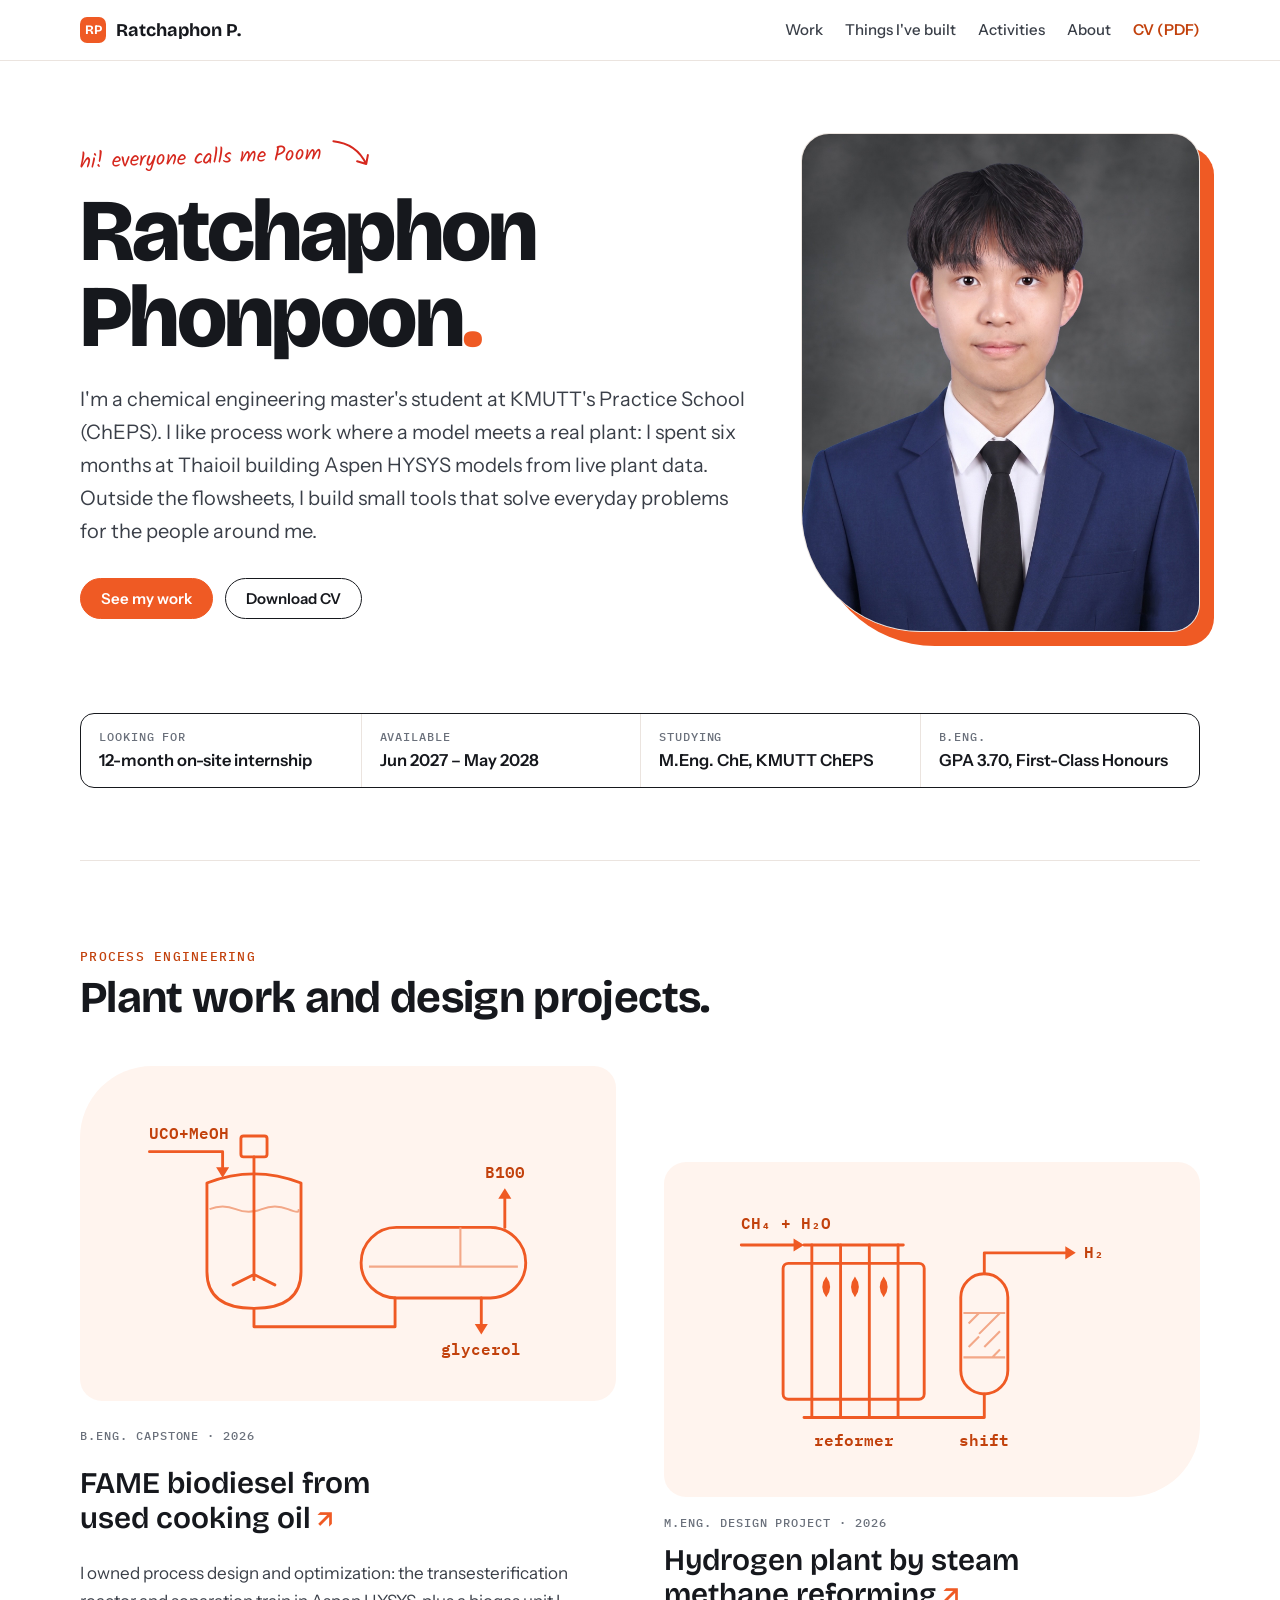
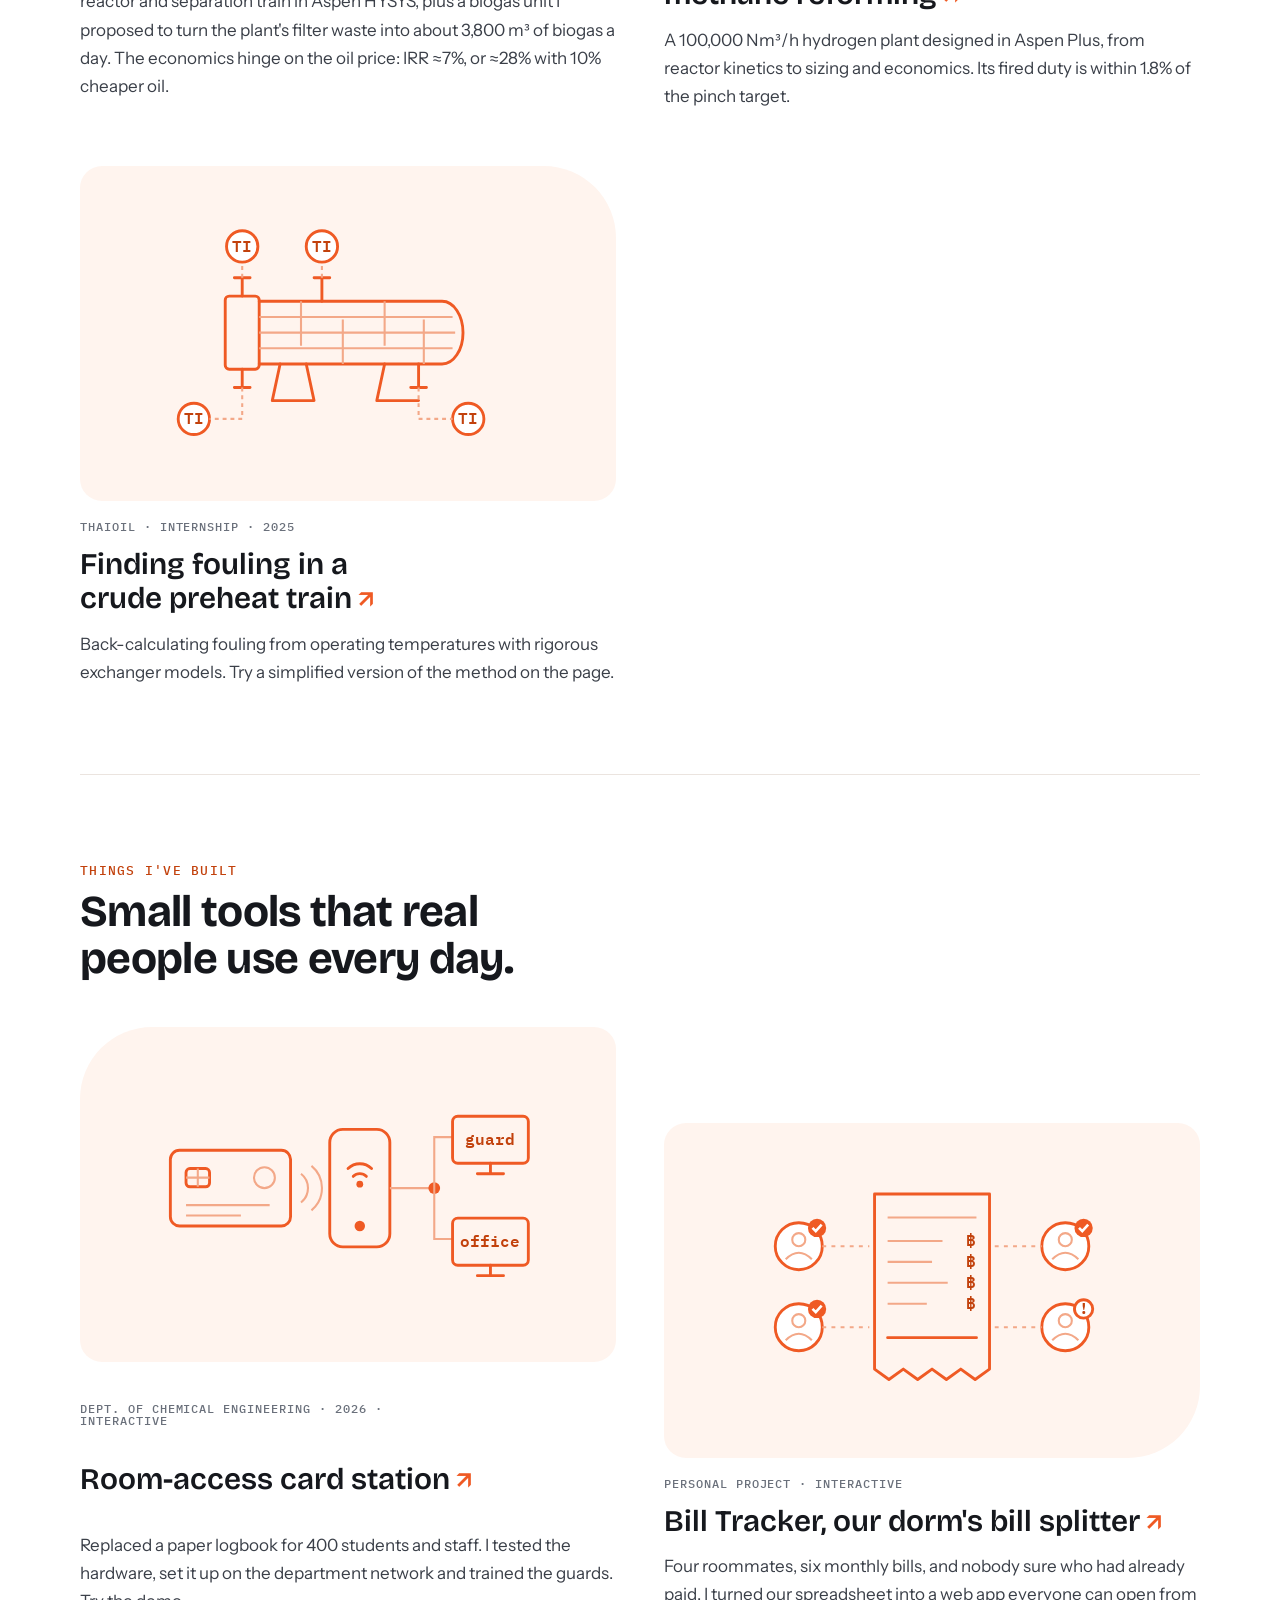
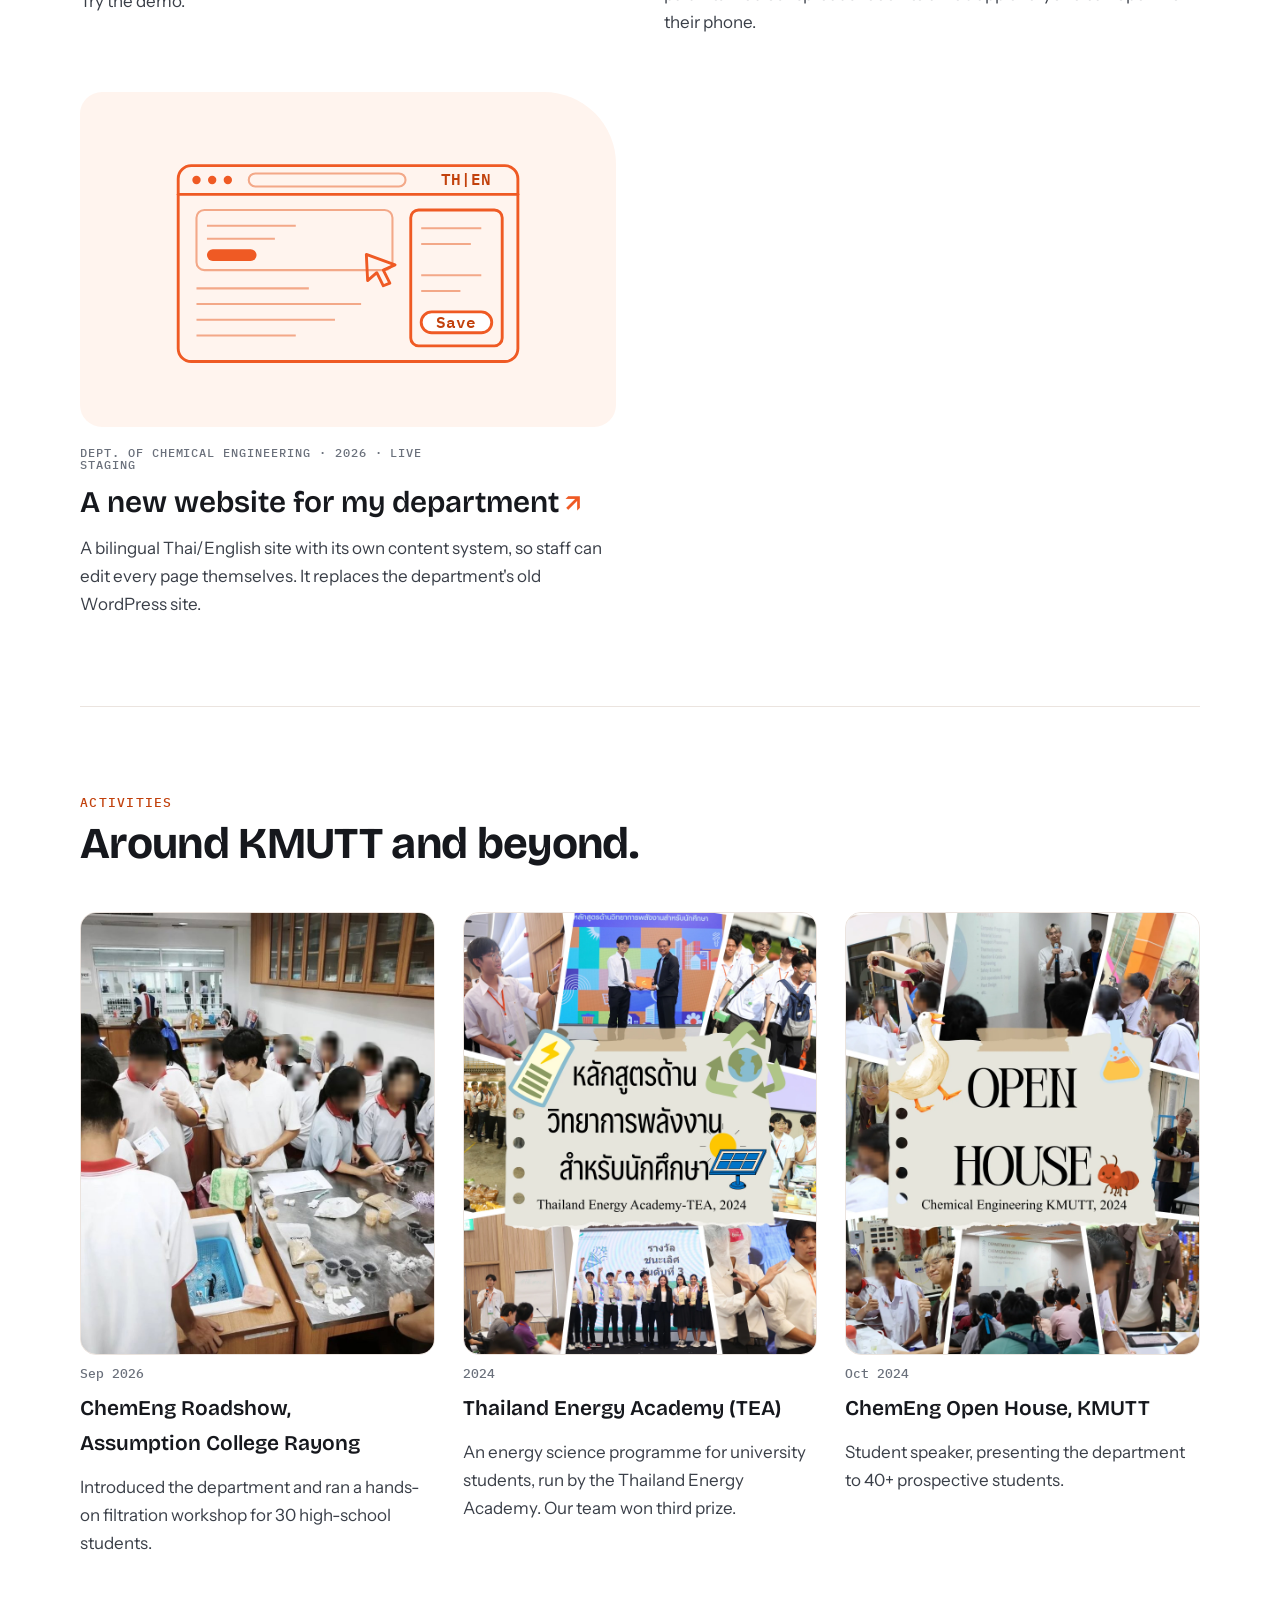
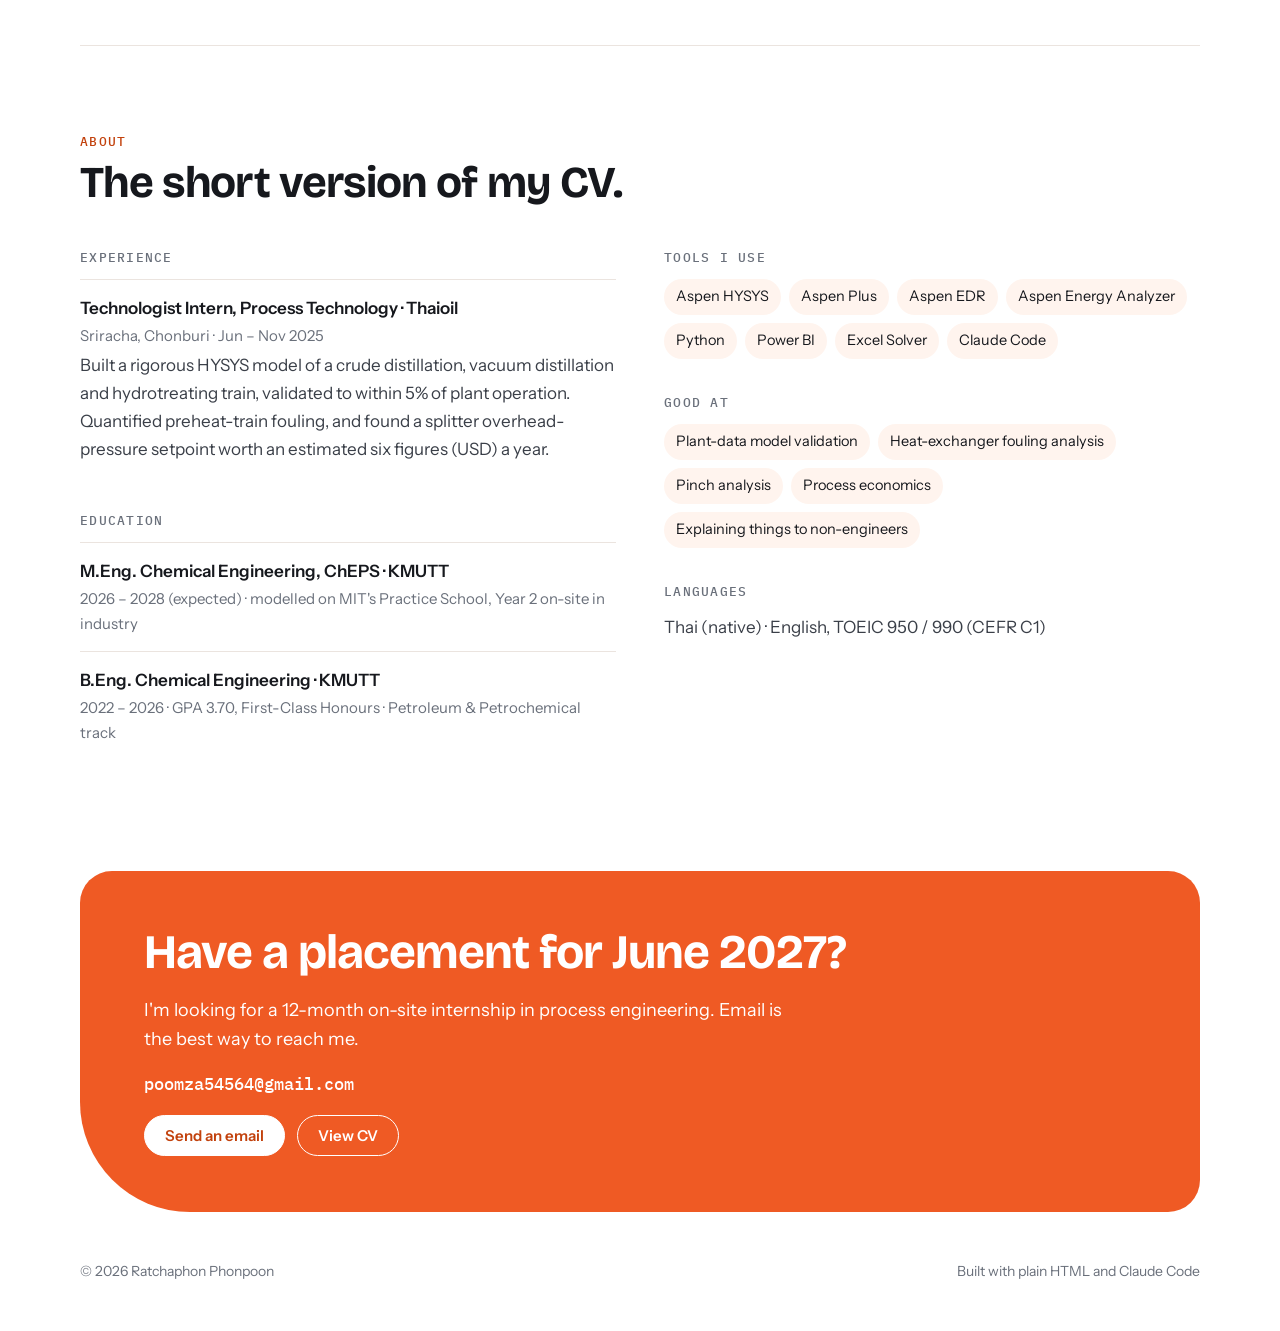
<file: index.html>
<!doctype html>
<html lang="en">
<head>
<meta charset="utf-8">
<meta name="viewport" content="width=device-width, initial-scale=1, viewport-fit=cover">
<title>Ratchaphon Phonpoon</title>
<meta name="description" content="Ratchaphon (Poom) Phonpoon: chemical engineering master's student at KMUTT ChEPS. Process simulation, refinery work, and things I've built.">
<link rel="preconnect" href="https://fonts.googleapis.com">
<link rel="preconnect" href="https://fonts.gstatic.com" crossorigin>
<link rel="stylesheet" href="https://fonts.googleapis.com/css2?family=Bricolage+Grotesque:opsz,wght@12..96,600;12..96,700;12..96,800&family=Instrument+Sans:wght@400;500;600&family=IBM+Plex+Mono:wght@500&family=Kalam&family=Anuphan:wght@400;600&display=swap">
<link rel="stylesheet" href="style.css?v=3">
</head>
<body>

<header class="top">
  <div class="wrap">
    <a class="brand" href="#"><i>RP</i>Ratchaphon P.</a>
    <nav aria-label="Sections">
      <a href="#work">Work</a>
      <a href="#built">Things I've built</a>
      <a href="#activities">Activities</a>
      <a href="#about">About</a>
      <a class="cv" href="Ratchaphon_Resume.pdf" target="_blank" rel="noopener">CV (PDF)</a>
    </nav>
  </div>
</header>

<main class="wrap">

  <section class="hero" aria-label="Introduction">
    <div>
      <div class="nick">
        <span class="redline">hi! everyone calls me Poom</span>
        <svg width="46" height="34" viewBox="0 0 46 34" aria-hidden="true"><path d="M4 4 C 18 6, 30 14, 36 28 M36 28 l-9 -3 M36 28 l2 -9" fill="none" stroke="#d6281e" stroke-width="2" stroke-linecap="round"/></svg>
      </div>
      <h1>Ratchaphon Phonpoon<span class="dot">.</span></h1>
      <p class="intro">I'm a chemical engineering master's student at KMUTT's Practice School (ChEPS). I like process work where a model meets a real plant: I spent six months at Thaioil building Aspen HYSYS models from live plant data. Outside the flowsheets, I build small tools that solve everyday problems for the people around me.</p>
      <div class="actions">
        <a class="btn primary" href="#work">See my work</a>
        <a class="btn" href="Ratchaphon_Resume.pdf" target="_blank" rel="noopener">Download CV</a>
      </div>
    </div>
    <div class="slot portrait">Your photo<br>assets/me.jpg<img src="assets/me.jpg" alt="Portrait of Ratchaphon Phonpoon" onerror="this.remove()"></div>
  </section>

  <dl class="facts">
    <div><dt>Looking for</dt><dd>12-month on-site internship</dd></div>
    <div><dt>Available</dt><dd>Jun 2027 – May 2028</dd></div>
    <div><dt>Studying</dt><dd>M.Eng. ChE, KMUTT ChEPS</dd></div>
    <div><dt>B.Eng.</dt><dd>GPA 3.70, First-Class Honours</dd></div>
  </dl>

  <section class="section" id="work">
    <div class="section-head">
      <p class="eyebrow">Process engineering</p>
      <h2>Plant work and design projects.</h2>
    </div>
    <div class="works">

      <a class="card" href="work/biodiesel.html">
        <div class="art">
          <svg viewBox="0 0 320 200" aria-hidden="true">
            <!-- stirred transesterification reactor feeding a horizontal decanter -->
            <text x="8" y="28">UCO+MeOH</text>
            <path class="s" d="M8 38 H64 V50"/><path class="f" d="M59 50 L64 58 L69 50 Z"/>
            <path class="s" d="M52 62 Q88 48 124 62 V130 Q124 158 88 158 Q52 158 52 130 Z"/>
            <path class="t" d="M54 82 Q64 78 74 82 T94 82 T114 82 T122 82"/>
            <rect class="s" x="78" y="26" width="20" height="16" rx="2"/>
            <path class="s" d="M88 42 V136 M72 140 L88 132 L104 140"/>
            <path class="s" d="M88 158 V172 H196 V150"/>
            <rect class="s" x="170" y="96" width="126" height="54" rx="27"/>
            <path class="t" d="M176 126 H290"/>
            <path class="t" d="M246 96 V126"/>
            <path class="s" d="M280 96 V74"/><path class="f" d="M275 74 L280 66 L285 74 Z"/>
            <text x="280" y="58" text-anchor="middle">B100</text>
            <path class="s" d="M262 150 V170"/><path class="f" d="M257 170 L262 178 L267 170 Z"/>
            <text x="262" y="194" text-anchor="middle">glycerol</text>
          </svg>
        </div>
        <p class="tag">B.Eng. capstone · 2026</p>
        <h3>FAME biodiesel from used cooking oil</h3>
        <p>I owned process design and optimization: the transesterification reactor and separation train in Aspen HYSYS, plus a biogas unit I proposed to turn the plant's filter waste into about 3,800 m³ of biogas a day. The economics hinge on the oil price: IRR ≈7%, or ≈28% with 10% cheaper oil.</p>
      </a>

      <a class="card" href="work/hydrogen.html">
        <div class="art">
          <svg viewBox="0 0 320 200" aria-hidden="true">
            <!-- top-fired reformer furnace with catalyst tubes, then a shift reactor -->
            <text x="14" y="24">CH₄ + H₂O</text>
            <path class="s" d="M14 36 H54"/><path class="f" d="M54 31 L62 36 L54 41 Z"/>
            <path class="s" d="M62 36 H138"/>
            <rect class="s" x="46" y="50" width="108" height="104" rx="4"/>
            <path class="s" d="M68 36 V168 M90 36 V168 M112 36 V168 M134 36 V168"/>
            <path class="s" d="M62 168 H138 M138 168 H200 V150"/>
            <path class="f" d="M79 76 q-6 -8 0 -16 q6 8 0 16 Z M101 76 q-6 -8 0 -16 q6 8 0 16 Z M123 76 q-6 -8 0 -16 q6 8 0 16 Z"/>
            <rect class="s" x="182" y="58" width="36" height="92" rx="18"/>
            <path class="t" d="M184 88 H216 M184 122 H216 M188 96 L196 88 M196 104 L212 88 M200 114 L212 102 M188 114 L196 106 M206 122 L212 116"/>
            <path class="s" d="M200 58 V42 H262"/><path class="f" d="M262 37 L270 42 L262 47 Z"/>
            <text x="276" y="46">H₂</text>
            <text x="100" y="190" text-anchor="middle">reformer</text>
            <text x="200" y="190" text-anchor="middle">shift</text>
          </svg>
        </div>
        <p class="tag">M.Eng. design project · 2026</p>
        <h3>Hydrogen plant by steam methane reforming</h3>
        <p>A 100,000 Nm³/h hydrogen plant designed in Aspen Plus, from reactor kinetics to sizing and economics. Its fired duty is within 1.8% of the pinch target.</p>
      </a>

      <a class="card" href="work/fouling.html">
        <div class="art">
          <svg viewBox="0 0 320 200" aria-hidden="true">
            <!-- shell-and-tube exchanger, side elevation, with four temperature indicators -->
            <rect class="s" x="66" y="72" width="26" height="56" rx="3"/>
            <path class="s" d="M92 76 H232 M92 124 H232 M232 76 A16 24 0 0 1 232 124"/>
            <path class="t" d="M92 88 H240 M92 100 H242 M92 112 H240"/>
            <path class="t" d="M124 76 V110 M156 90 V124 M188 76 V110 M218 90 V124"/>
            <path class="s" d="M79 72 V58 M73 58 H85 M79 128 V142 M73 142 H85"/>
            <path class="s" d="M140 76 V58 M134 58 H146 M214 124 V142 M208 142 H220"/>
            <path class="s" d="M108 124 L102 152 H134 L128 124 M188 124 L182 152 H214"/>
            <path class="t" stroke-dasharray="3 3" d="M79 58 V46 M140 58 V46 M79 142 V154 M214 142 V154"/>
            <circle class="w" cx="79" cy="34" r="12"/><text x="79" y="38" text-anchor="middle">TI</text>
            <circle class="w" cx="140" cy="34" r="12"/><text x="140" y="38" text-anchor="middle">TI</text>
            <circle class="w" cx="252" cy="166" r="12"/><text x="252" y="170" text-anchor="middle">TI</text>
            <path class="t" stroke-dasharray="3 3" d="M214 154 V166 H240"/>
            <circle class="w" cx="42" cy="166" r="12"/><text x="42" y="170" text-anchor="middle">TI</text>
            <path class="t" stroke-dasharray="3 3" d="M79 154 V166 H54"/>
          </svg>
        </div>
        <p class="tag">Thaioil · Internship · 2025</p>
        <h3>Finding fouling in a crude preheat train</h3>
        <p>Back-calculating fouling from operating temperatures with rigorous exchanger models. Try a simplified version of the method on the page.</p>
      </a>

    </div>
  </section>

  <section class="section" id="built">
    <div class="section-head">
      <p class="eyebrow">Things I've built</p>
      <h2>Small tools that real people use every day.</h2>
    </div>
    <div class="works">

      <a class="card" href="work/card-station.html">
        <div class="art">
          <svg viewBox="0 0 320 200" aria-hidden="true">
            <!-- student card tapped on a reader, networked to the guard and office PCs -->
            <rect class="s" x="24" y="66" width="92" height="58" rx="7"/>
            <rect class="s" x="36" y="80" width="18" height="14" rx="3"/>
            <path class="t" d="M36 87 H54 M45 80 V94 M36 108 H100 M36 116 H78"/>
            <circle class="t" cx="96" cy="87" r="8"/>
            <path class="t" d="M124 84 a14 14 0 0 1 0 22 M132 78 a22 22 0 0 1 0 34"/>
            <rect class="s" x="146" y="50" width="46" height="90" rx="10"/>
            <path class="s" d="M160 80 a13 13 0 0 1 18 0 M164 86 a7 7 0 0 1 10 0"/>
            <circle class="f" cx="169" cy="92" r="2.6"/>
            <circle class="f" cx="169" cy="124" r="4"/>
            <path class="t" d="M192 95 H222"/>
            <circle class="f" cx="226" cy="95" r="4.5"/>
            <path class="t" d="M226 95 V56 H240 M226 95 V134 H240"/>
            <rect class="s" x="240" y="40" width="58" height="36" rx="4"/>
            <path class="s" d="M269 76 V84 M259 84 H279"/>
            <rect class="s" x="240" y="118" width="58" height="36" rx="4"/>
            <path class="s" d="M269 154 V162 M259 162 H279"/>
            <text x="269" y="62" text-anchor="middle">guard</text>
            <text x="269" y="140" text-anchor="middle">office</text>
          </svg>
        </div>
        <p class="tag">Dept. of Chemical Engineering · 2026 · Interactive</p>
        <h3>Room-access card station</h3>
        <p>Replaced a paper logbook for 400 students and staff. I tested the hardware, set it up on the department network and trained the guards. Try the demo.</p>
      </a>

      <a class="card" href="work/house-ledger.html">
        <div class="art">
          <svg viewBox="0 0 320 200" aria-hidden="true">
            <!-- one bill split four ways; three shares paid, one still owed -->
            <path class="s" d="M116 26 H204 V160 L193 168 L182 160 L171 168 L160 160 L149 168 L138 160 L127 168 L116 160 Z"/>
            <path class="t" d="M126 44 H194"/>
            <path class="t" d="M126 62 H168 M126 78 H160 M126 94 H172 M126 110 H156"/>
            <text x="194" y="66" text-anchor="end">฿</text><text x="194" y="82" text-anchor="end">฿</text>
            <text x="194" y="98" text-anchor="end">฿</text><text x="194" y="114" text-anchor="end">฿</text>
            <path class="s" d="M126 136 H194"/>
            <g>
              <circle class="w" cx="58" cy="66" r="18"/><circle class="t" cx="58" cy="61" r="5"/><path class="t" d="M48 76 q10 -10 20 0"/>
              <circle class="w" cx="58" cy="128" r="18"/><circle class="t" cx="58" cy="123" r="5"/><path class="t" d="M48 138 q10 -10 20 0"/>
              <circle class="w" cx="262" cy="66" r="18"/><circle class="t" cx="262" cy="61" r="5"/><path class="t" d="M252 76 q10 -10 20 0"/>
              <circle class="w" cx="262" cy="128" r="18"/><circle class="t" cx="262" cy="123" r="5"/><path class="t" d="M252 138 q10 -10 20 0"/>
            </g>
            <path class="t" stroke-dasharray="3 4" d="M76 66 H112 M76 128 H112 M208 66 H244 M208 128 H244"/>
            <circle class="f" cx="72" cy="52" r="7"/><path d="M68.5 52 l2.5 2.5 l4.5 -5" stroke="#fff" stroke-width="2" fill="none"/>
            <circle class="f" cx="72" cy="114" r="7"/><path d="M68.5 114 l2.5 2.5 l4.5 -5" stroke="#fff" stroke-width="2" fill="none"/>
            <circle class="f" cx="276" cy="52" r="7"/><path d="M272.5 52 l2.5 2.5 l4.5 -5" stroke="#fff" stroke-width="2" fill="none"/>
            <circle class="w" cx="276" cy="114" r="7"/><text x="276" y="118" text-anchor="middle">!</text>
          </svg>
        </div>
        <p class="tag">Personal project · Interactive</p>
        <h3>Bill Tracker, our dorm's bill splitter</h3>
        <p>Four roommates, six monthly bills, and nobody sure who had already paid. I turned our spreadsheet into a web app everyone can open from their phone.</p>
      </a>

      <a class="card" href="work/department-website.html">
        <div class="art">
          <svg viewBox="0 0 320 200" aria-hidden="true">
            <!-- browser window: page preview on the left, CMS editing panel on the right -->
            <rect class="s" x="30" y="28" width="260" height="150" rx="10"/>
            <path class="s" d="M30 50 H290"/>
            <circle class="f" cx="44" cy="39" r="3.2"/><circle class="f" cx="56" cy="39" r="3.2"/><circle class="f" cx="68" cy="39" r="3.2"/>
            <rect class="t" x="84" y="34" width="120" height="10" rx="5"/>
            <text x="250" y="43" text-anchor="middle">TH|EN</text>
            <rect class="t" x="44" y="62" width="150" height="46" rx="6"/>
            <path class="t" d="M52 74 H120 M52 84 H104"/>
            <rect class="f" x="52" y="92" width="38" height="9" rx="4.5"/>
            <path class="t" d="M44 122 H130 M44 134 H170 M44 146 H150 M44 158 H120"/>
            <rect class="s" x="208" y="62" width="70" height="104" rx="6"/>
            <path class="t" d="M216 76 H262 M216 88 H254 M216 112 H262 M216 124 H246"/>
            <rect class="w" x="216" y="140" width="54" height="16" rx="8"/>
            <text x="243" y="152" text-anchor="middle">Save</text>
            <path class="s" d="M174 96 L196 104 L187 108 L192 118 L187 120 L182 110 L175 116 Z"/>
          </svg>
        </div>
        <p class="tag">Dept. of Chemical Engineering · 2026 · Live staging</p>
        <h3>A new website for my department</h3>
        <p>A bilingual Thai/English site with its own content system, so staff can edit every page themselves. It replaces the department's old WordPress site.</p>
      </a>

    </div>
  </section>

  <section class="section" id="activities">
    <div class="section-head">
      <p class="eyebrow">Activities</p>
      <h2>Around KMUTT and beyond.</h2>
    </div>
    <div class="acts">
      <article class="act">
        <div class="slot">assets/roadshow.jpg<img src="assets/roadshow.jpg" alt="Filtration workshop at Assumption College Rayong" onerror="this.remove()"></div>
        <p class="when">Sep 2026</p>
        <h3>ChemEng Roadshow, Assumption College Rayong</h3>
        <p>Introduced the department and ran a hands-on filtration workshop for 30 high-school students.</p>
      </article>
      <article class="act">
        <div class="slot">assets/tea.webp<img src="assets/tea.webp" alt="Photo collage from the Thailand Energy Academy energy science programme, 2024" onerror="this.remove()"></div>
        <p class="when">2024</p>
        <h3>Thailand Energy Academy (TEA)</h3>
        <p>An energy science programme for university students, run by the Thailand Energy Academy. Our team won third prize.</p>
      </article>
      <article class="act">
        <div class="slot">assets/openhouse-2024.webp<img src="assets/openhouse-2024.webp" alt="Photo collage from the KMUTT Chemical Engineering Open House 2024" onerror="this.remove()"></div>
        <p class="when">Oct 2024</p>
        <h3>ChemEng Open House, KMUTT</h3>
        <p>Student speaker, presenting the department to 40+ prospective students.</p>
      </article>
    </div>
  </section>

  <section class="section" id="about">
    <div class="section-head">
      <p class="eyebrow">About</p>
      <h2>The short version of my CV.</h2>
    </div>
    <div class="about">
      <div>
        <h3>Experience</h3>
        <div class="entry"><b>Technologist Intern, Process Technology · Thaioil</b><span>Sriracha, Chonburi · Jun – Nov 2025</span>
          <p>Built a rigorous HYSYS model of a crude distillation, vacuum distillation and hydrotreating train, validated to within 5% of plant operation. Quantified preheat-train fouling, and found a splitter overhead-pressure setpoint worth an estimated six figures (USD) a year.</p></div>
        <h3 style="margin-top:36px">Education</h3>
        <div class="entry"><b>M.Eng. Chemical Engineering, ChEPS · KMUTT</b><span>2026 – 2028 (expected) · modelled on MIT's Practice School, Year 2 on-site in industry</span></div>
        <div class="entry"><b>B.Eng. Chemical Engineering · KMUTT</b><span>2022 – 2026 · GPA 3.70, First-Class Honours · Petroleum &amp; Petrochemical track</span></div>
      </div>
      <div>
        <h3>Tools I use</h3>
        <div class="chips">
          <span>Aspen HYSYS</span><span>Aspen Plus</span><span>Aspen EDR</span><span>Aspen Energy Analyzer</span><span>Python</span><span>Power BI</span><span>Excel Solver</span><span>Claude Code</span>
        </div>
        <h3 style="margin-top:36px">Good at</h3>
        <div class="chips">
          <span>Plant-data model validation</span><span>Heat-exchanger fouling analysis</span><span>Pinch analysis</span><span>Process economics</span><span>Explaining things to non-engineers</span>
        </div>
        <h3 style="margin-top:36px">Languages</h3>
        <p>Thai (native) · English, TOEIC 950 / 990 (CEFR C1)</p>
      </div>
    </div>
  </section>

  <section class="contact" id="contact">
    <h2>Have a placement for June 2027?</h2>
    <p>I'm looking for a 12-month on-site internship in process engineering. Email is the best way to reach me.</p>
    <p class="mail">poomza54564@gmail.com</p>
    <div class="actions">
      <a class="btn light" href="mailto:poomza54564@gmail.com">Send an email</a>
      <a class="btn ghost" href="Ratchaphon_Resume.pdf" target="_blank" rel="noopener">View CV</a>
      <!-- <a class="btn ghost" href="https://www.linkedin.com/in/YOUR-HANDLE" target="_blank" rel="noopener">LinkedIn</a> -->
    </div>
  </section>

  <footer><span>© 2026 Ratchaphon Phonpoon</span><span>Built with plain HTML and Claude Code</span></footer>
</main>
</body>
</html>
</file>
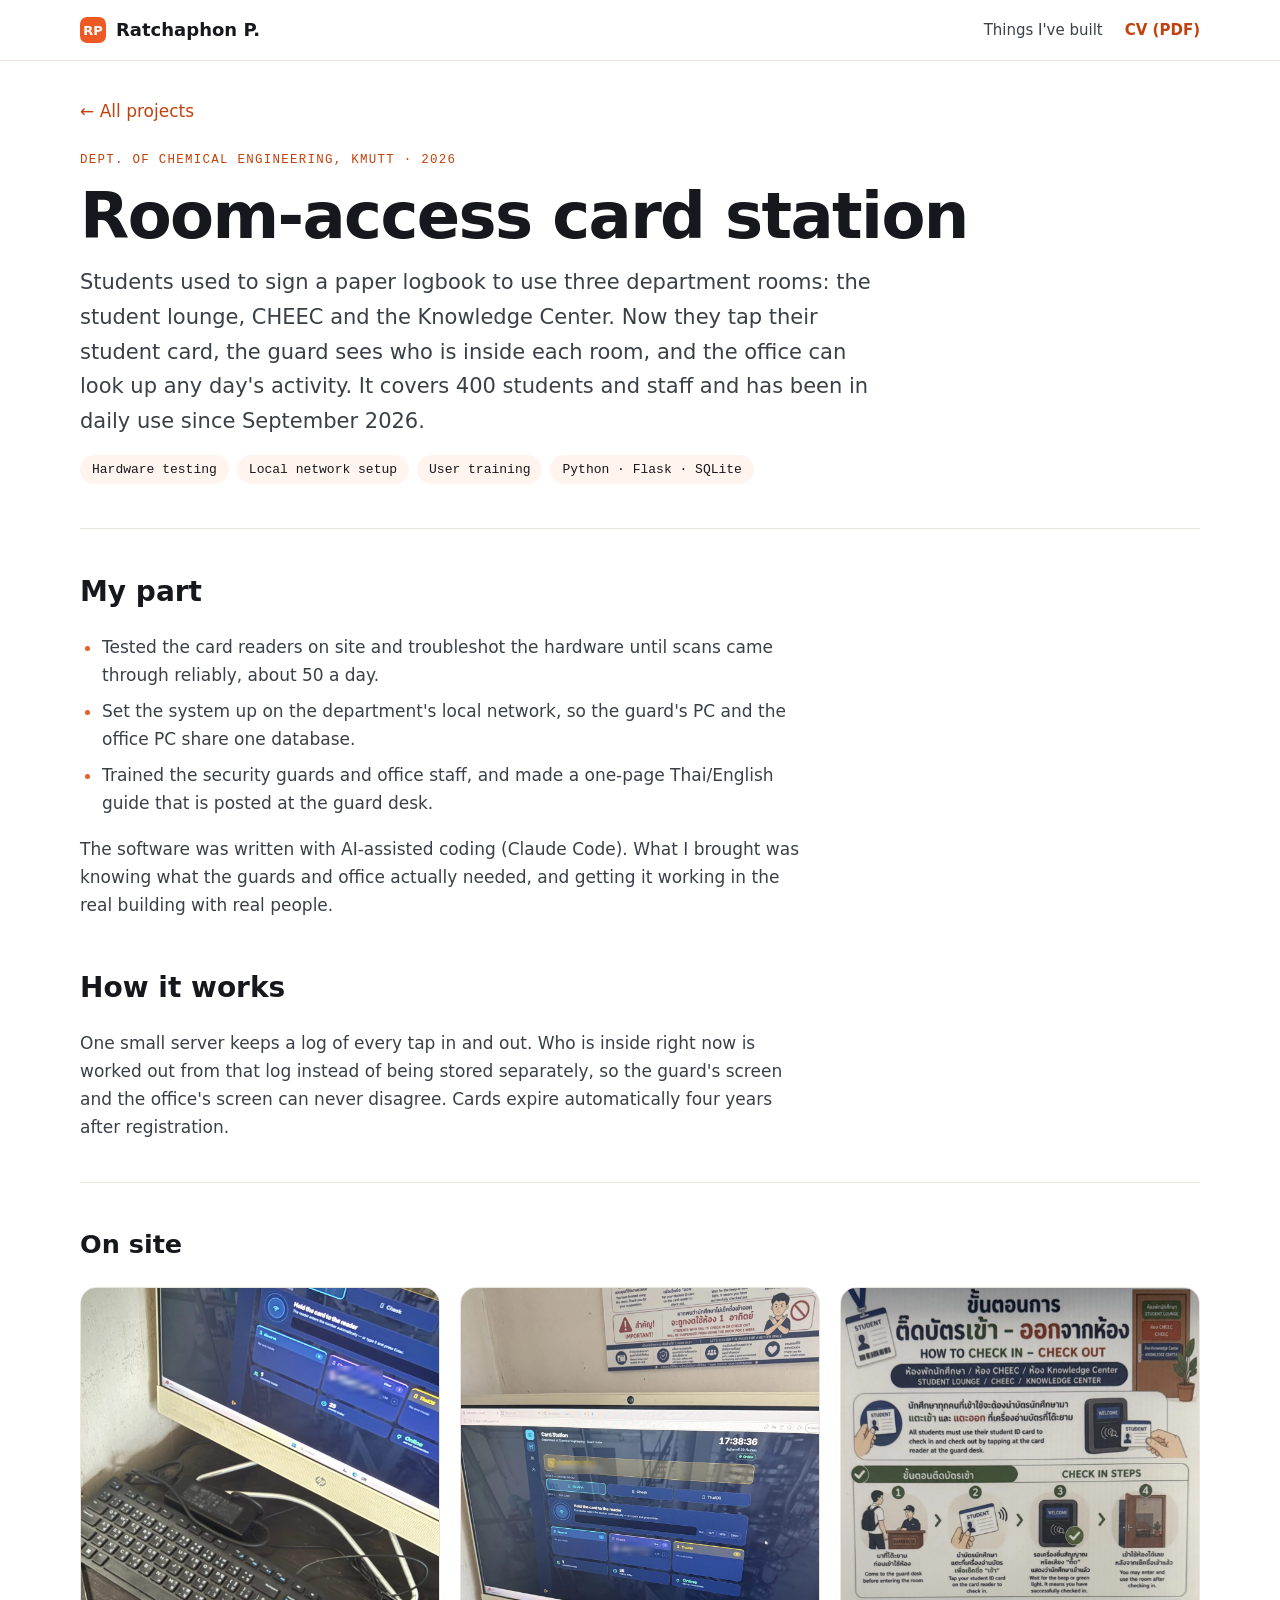
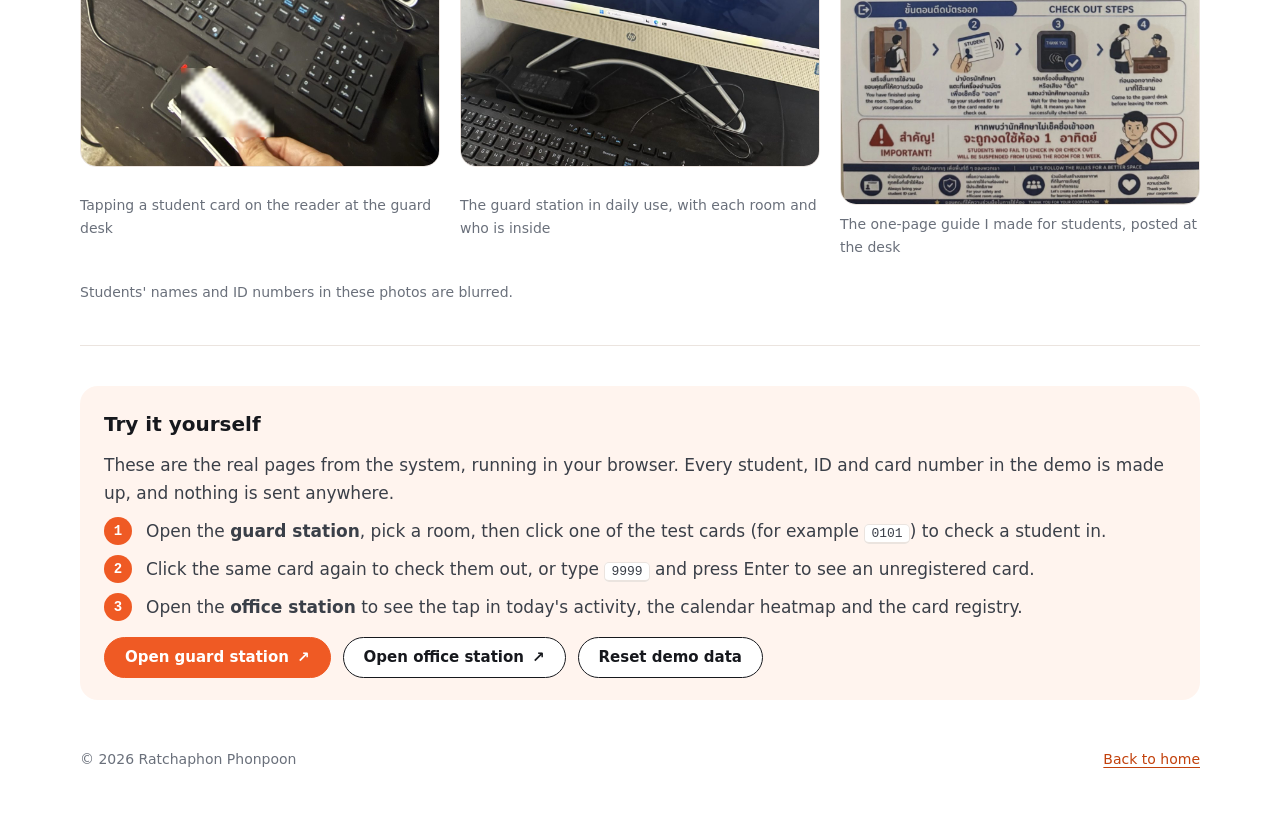
<file: tools/card-station/index.html>
<!doctype html><meta charset="utf-8"><meta http-equiv="refresh" content="0; url=../../work/card-station.html"><title>Card Station demo</title><a href="../../work/card-station.html">Back to the card station page</a>
</file>
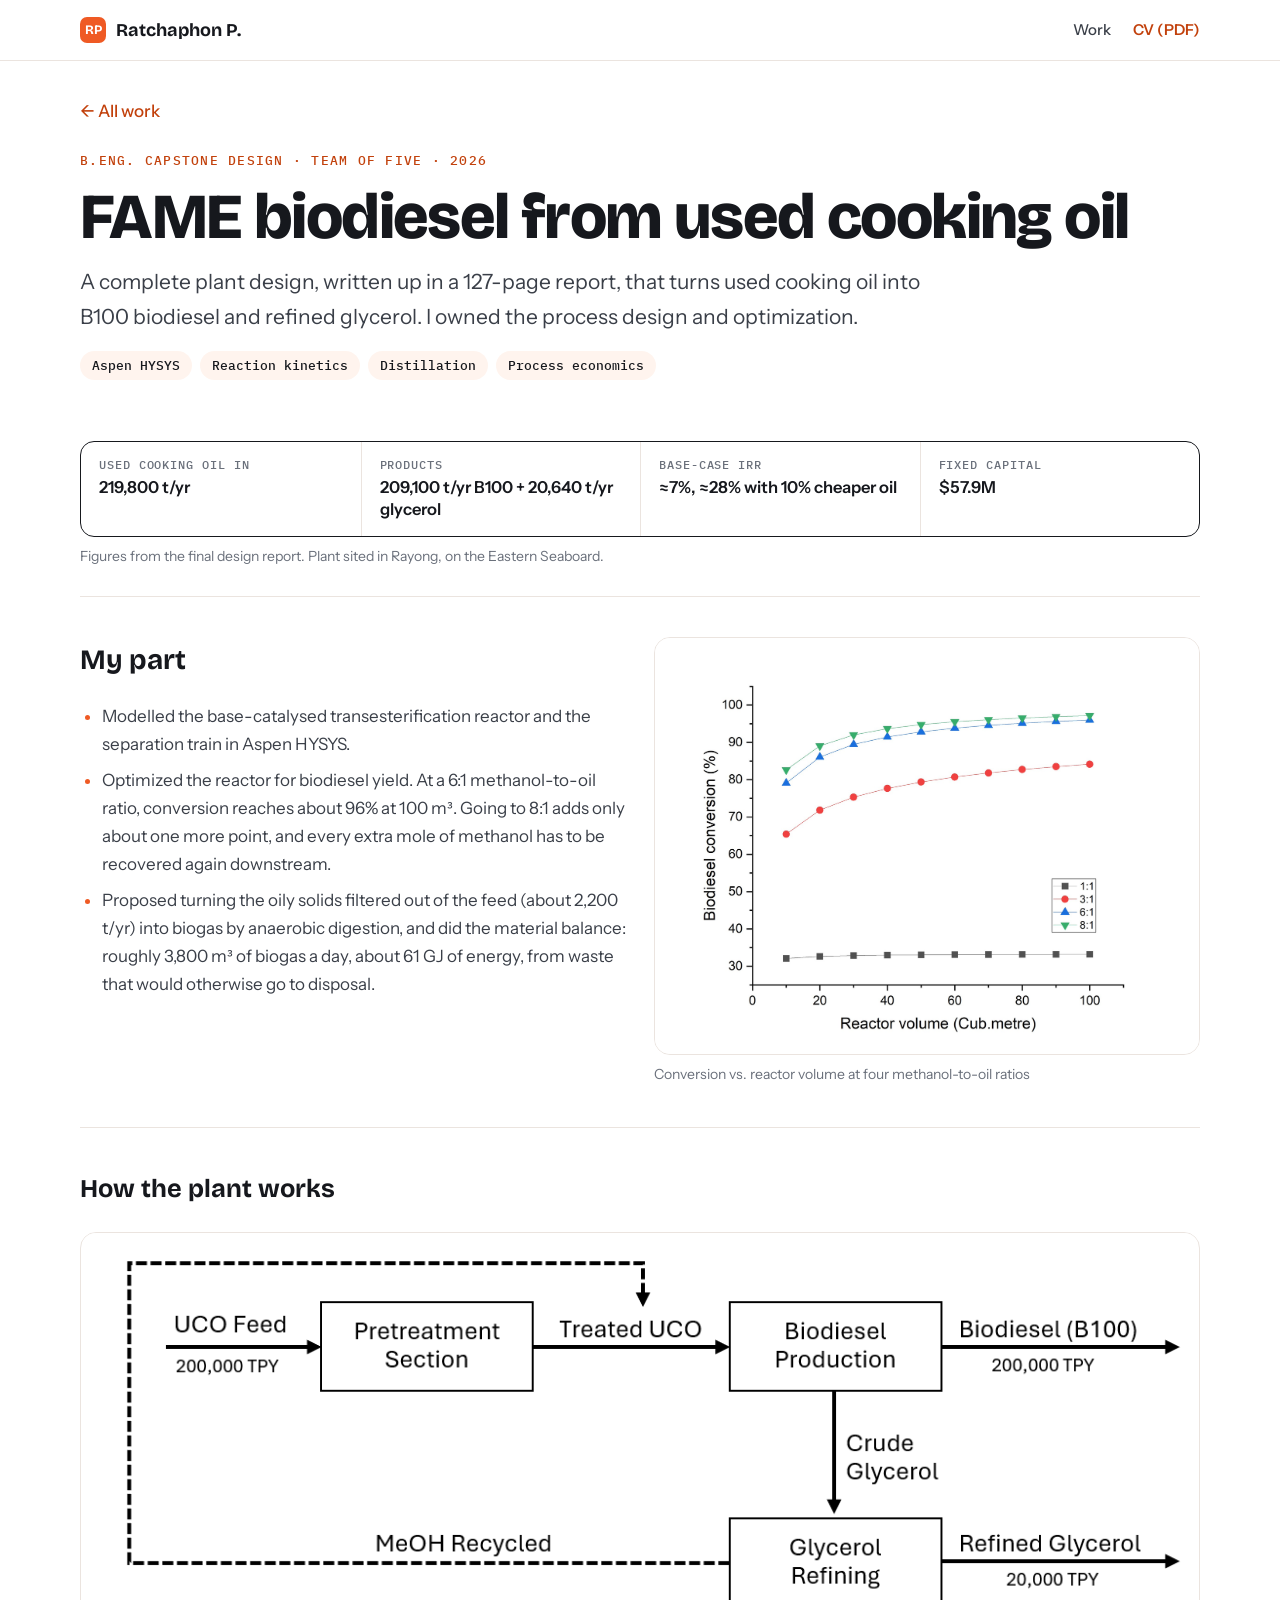
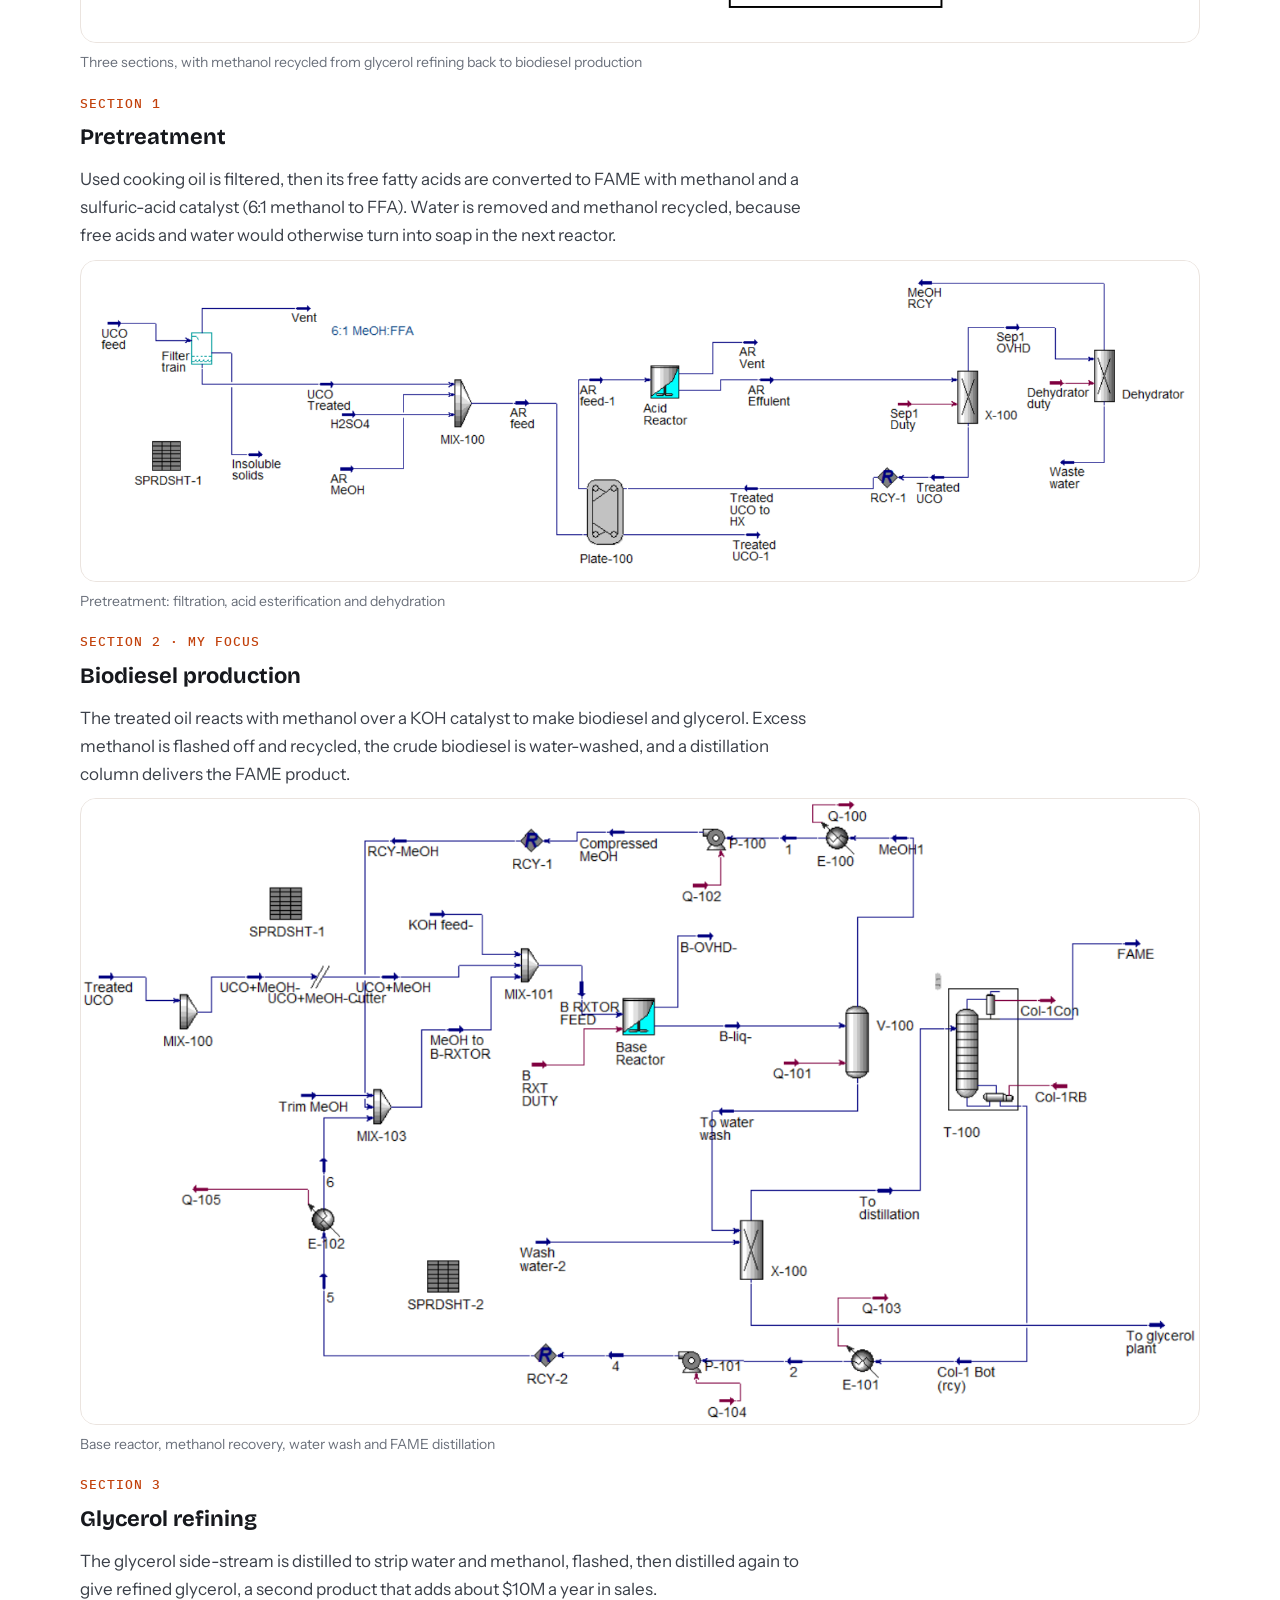
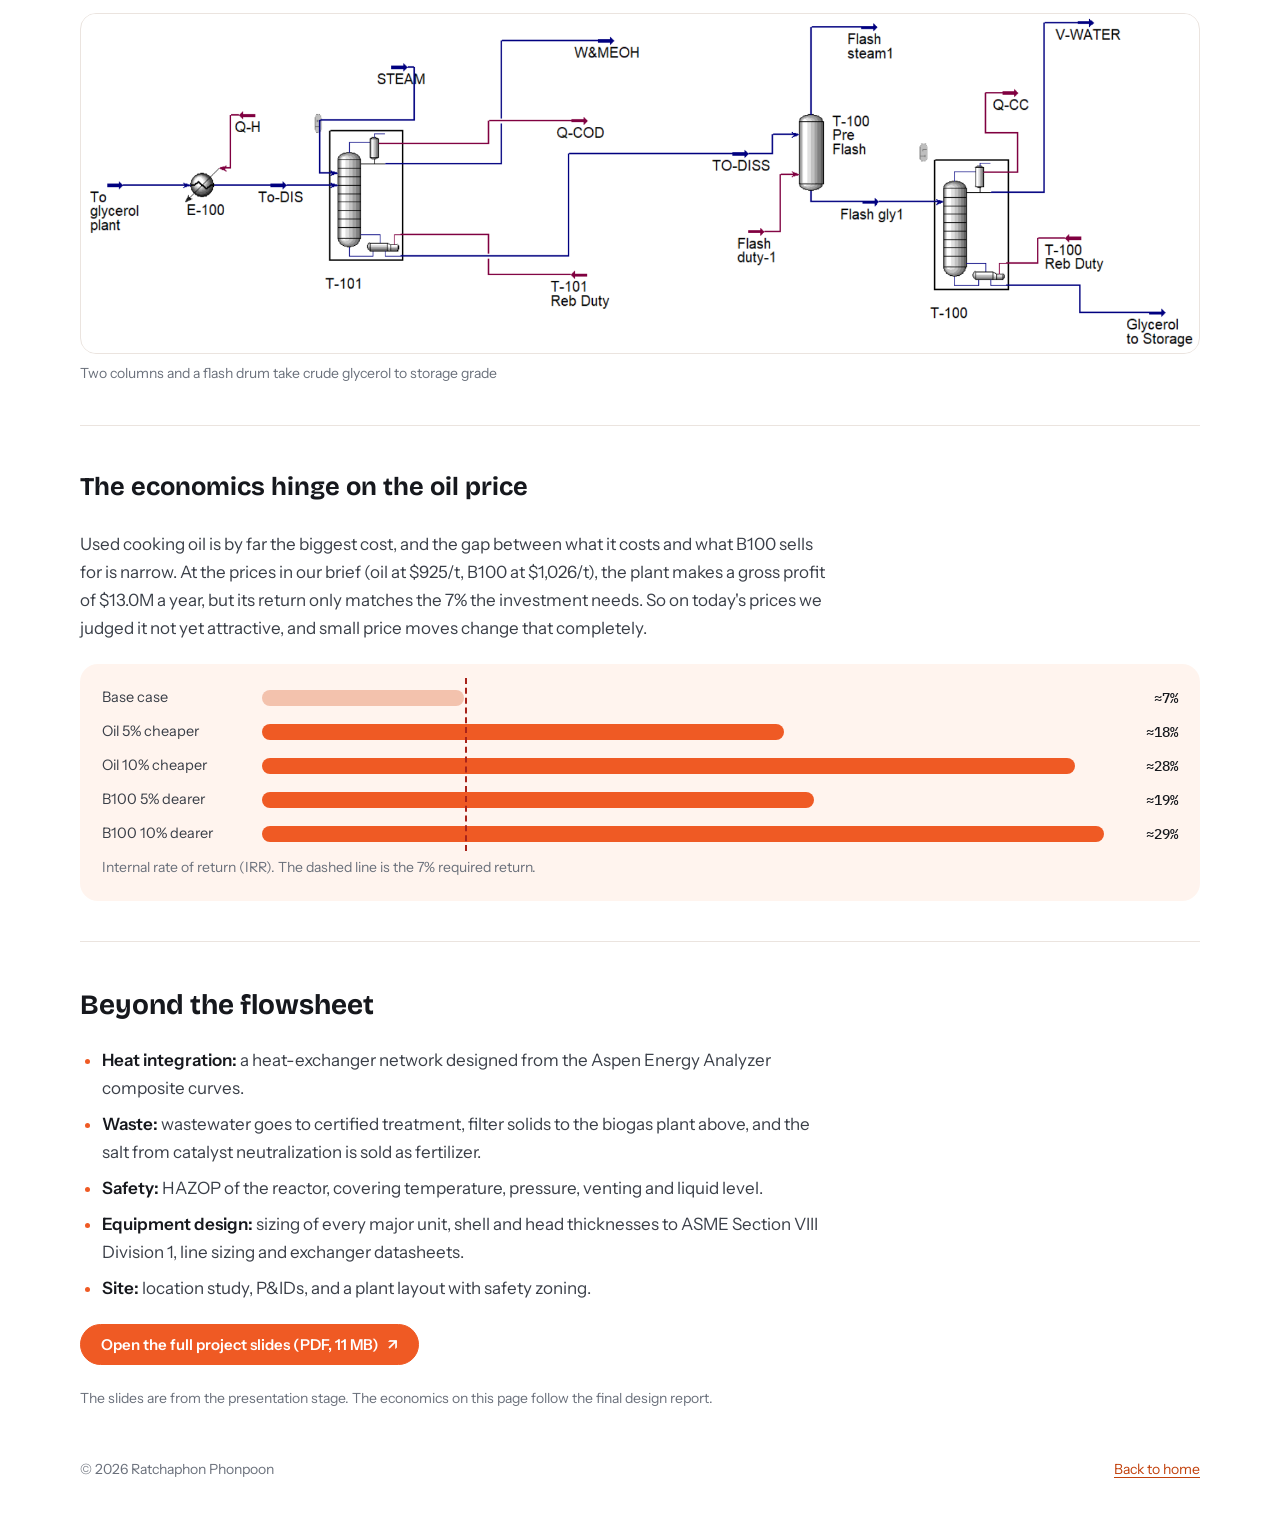
<file: work/biodiesel.html>
<!doctype html>
<html lang="en">
<head>
<meta charset="utf-8">
<meta name="viewport" content="width=device-width, initial-scale=1, viewport-fit=cover">
<title>FAME Biodiesel · Ratchaphon Phonpoon</title>
<link rel="preconnect" href="https://fonts.googleapis.com">
<link rel="preconnect" href="https://fonts.gstatic.com" crossorigin>
<link rel="stylesheet" href="https://fonts.googleapis.com/css2?family=Bricolage+Grotesque:opsz,wght@12..96,600;12..96,700;12..96,800&family=Instrument+Sans:wght@400;500;600&family=IBM+Plex+Mono:wght@500&family=Kalam&family=Anuphan:wght@400;600&display=swap">
<link rel="stylesheet" href="../style.css?v=3">
<style>
.two { display: grid; grid-template-columns: 1fr 1fr; gap: 28px; align-items: start; }
@media (max-width: 860px) { .two { grid-template-columns: 1fr; } }
.price { display: grid; grid-template-columns: 1fr 1fr; gap: 16px; }
@media (max-width: 560px) { .price { grid-template-columns: 1fr; } }
.case { border-radius: 18px; padding: 20px 22px; display: grid; gap: 6px; }
.case.loss { background: #fdecea; }
.case.win { background: var(--tint); }
.case p.k { font: 500 12px/1.2 var(--mono); letter-spacing: .08em; text-transform: uppercase; color: var(--muted); }
.case p.v { font: 800 34px/1.1 var(--display); letter-spacing: -.01em; }
.case.loss p.v { color: #a8231a; }
.case.win p.v { color: var(--orange-ink); }
.step { display: grid; gap: 10px; }
.step h3 { font-size: 22px; font-weight: 700; }
.step .n { font: 500 12.5px/1 var(--mono); color: var(--orange-ink); letter-spacing: .08em; text-transform: uppercase; }
.irr { position: relative; display: grid; gap: 10px; --lab: 150px; --val: 64px; background: var(--tint); border-radius: 18px; padding: 22px; }
.irr .row { display: grid; grid-template-columns: var(--lab) 1fr var(--val); gap: 10px; align-items: center; font-size: 14.5px; }
.irr i { display: block; height: 16px; border-radius: 8px; background: #f3c2ad; }
.irr .up i { background: var(--orange); }
.irr b { font: 500 14px var(--mono); color: var(--ink); text-align: right; }
.irr .hurdle { position: absolute; top: 14px; bottom: 50px; border-left: 2px dashed #a8231a; }
@media (max-width: 560px) { .irr { --lab: 108px; --val: 48px; } .irr .row { font-size: 13px; } }
</style>
</head>
<body>
<header class="top"><div class="wrap"><a class="brand" href="../index.html"><i>RP</i>Ratchaphon P.</a><nav><a href="../index.html#work">Work</a><a class="cv" href="../Ratchaphon_Resume.pdf" target="_blank" rel="noopener">CV (PDF)</a></nav></div></header>
<main class="wrap">
  <a class="back" href="../index.html#work">All work</a>
  <div class="page-head">
    <p class="eyebrow">B.Eng. Capstone Design · Team of five · 2026</p>
    <h1>FAME biodiesel from used cooking oil</h1>
    <p class="lede">A complete plant design, written up in a 127-page report, that turns used cooking oil into B100 biodiesel and refined glycerol. I owned the process design and optimization.</p>
    <div class="meta"><span>Aspen HYSYS</span><span>Reaction kinetics</span><span>Distillation</span><span>Process economics</span></div>
  </div>

  <dl class="facts" style="margin-bottom:8px">
    <div><dt>Used cooking oil in</dt><dd>219,800 t/yr</dd></div>
    <div><dt>Products</dt><dd>209,100 t/yr B100 + 20,640 t/yr glycerol</dd></div>
    <div><dt>Base-case IRR</dt><dd>≈7%, ≈28% with 10% cheaper oil</dd></div>
    <div><dt>Fixed capital</dt><dd>$57.9M</dd></div>
  </dl>
  <p class="note" style="margin-bottom:28px">Figures from the final design report. Plant sited in Rayong, on the Eastern Seaboard.</p>

  <div class="block">
    <div class="two">
      <div class="prose">
        <h2 style="margin-top:0">My part</h2>
        <ul>
          <li>Modelled the base-catalysed transesterification reactor and the separation train in Aspen HYSYS.</li>
          <li>Optimized the reactor for biodiesel yield. At a 6:1 methanol-to-oil ratio, conversion reaches about 96% at 100 m³. Going to 8:1 adds only about one more point, and every extra mole of methanol has to be recovered again downstream.</li>
          <li>Proposed turning the oily solids filtered out of the feed (about 2,200 t/yr) into biogas by anaerobic digestion, and did the material balance: roughly 3,800 m³ of biogas a day, about 61 GJ of energy, from waste that would otherwise go to disposal.</li>
        </ul>
      </div>
    <figure class="fig"><div class="slot" style="aspect-ratio:1404/1075;background:#fff"><img src="../assets/b100-reactor.png" alt="Biodiesel conversion against reactor volume for methanol-to-oil ratios of 1:1, 3:1, 6:1 and 8:1" style="object-fit:contain" onerror="this.remove()"></div><figcaption>Conversion vs. reactor volume at four methanol-to-oil ratios</figcaption></figure>
    </div>
  </div>

  <div class="block">
    <h2>How the plant works</h2>
    <figure class="fig"><div class="slot" style="aspect-ratio:1142/420;background:#fff"><img src="../assets/b100-overview.png" alt="Block diagram: used cooking oil to pretreatment, biodiesel production and glycerol refining, with methanol recycled" style="object-fit:contain" onerror="this.remove()"></div><figcaption>Three sections, with methanol recycled from glycerol refining back to biodiesel production</figcaption></figure>

    <div class="step">
      <p class="n">Section 1</p>
      <h3>Pretreatment</h3>
      <p style="max-width:68ch">Used cooking oil is filtered, then its free fatty acids are converted to FAME with methanol and a sulfuric-acid catalyst (6:1 methanol to FFA). Water is removed and methanol recycled, because free acids and water would otherwise turn into soap in the next reactor.</p>
    <figure class="fig"><div class="slot" style="aspect-ratio:1836/529;background:#fff"><img src="../assets/b100-pretreatment.png" alt="Aspen HYSYS flowsheet of the pretreatment section" style="object-fit:contain" onerror="this.remove()"></div><figcaption>Pretreatment: filtration, acid esterification and dehydration</figcaption></figure>
    </div>
    <div class="step">
      <p class="n">Section 2 · my focus</p>
      <h3>Biodiesel production</h3>
      <p style="max-width:68ch">The treated oil reacts with methanol over a KOH catalyst to make biodiesel and glycerol. Excess methanol is flashed off and recycled, the crude biodiesel is water-washed, and a distillation column delivers the FAME product.</p>
    <figure class="fig"><div class="slot" style="aspect-ratio:1388/777;background:#fff"><img src="../assets/b100-biodiesel.png" alt="Aspen HYSYS flowsheet of the biodiesel section" style="object-fit:contain" onerror="this.remove()"></div><figcaption>Base reactor, methanol recovery, water wash and FAME distillation</figcaption></figure>
    </div>
    <div class="step">
      <p class="n">Section 3</p>
      <h3>Glycerol refining</h3>
      <p style="max-width:68ch">The glycerol side-stream is distilled to strip water and methanol, flashed, then distilled again to give refined glycerol, a second product that adds about $10M a year in sales.</p>
    <figure class="fig"><div class="slot" style="aspect-ratio:1746/531;background:#fff"><img src="../assets/b100-glycerol.png" alt="Aspen HYSYS flowsheet of the glycerol refining section" style="object-fit:contain" onerror="this.remove()"></div><figcaption>Two columns and a flash drum take crude glycerol to storage grade</figcaption></figure>
    </div>
  </div>

  <div class="block">
    <h2>The economics hinge on the oil price</h2>
    <p style="max-width:68ch">Used cooking oil is by far the biggest cost, and the gap between what it costs and what B100 sells for is narrow. At the prices in our brief (oil at $925/t, B100 at $1,026/t), the plant makes a gross profit of $13.0M a year, but its return only matches the 7% the investment needs. So on today's prices we judged it not yet attractive, and small price moves change that completely.</p>
    <div class="irr">
      <div class="row"><span>Base case</span><i style="width:24%"></i><b>≈7%</b></div>
      <div class="row up"><span>Oil 5% cheaper</span><i style="width:62%"></i><b>≈18%</b></div>
      <div class="row up"><span>Oil 10% cheaper</span><i style="width:96.5%"></i><b>≈28%</b></div>
      <div class="row up"><span>B100 5% dearer</span><i style="width:65.5%"></i><b>≈19%</b></div>
      <div class="row up"><span>B100 10% dearer</span><i style="width:100%"></i><b>≈29%</b></div>
      <p class="note">Internal rate of return (IRR). The dashed line is the 7% required return.</p>
      <div class="hurdle" style="left:calc(22px + var(--lab) + 10px + (100% - 64px - var(--lab) - var(--val)) * .241)"></div>
    </div>
  </div>

  <div class="block">
    <div class="prose">
      <h2 style="margin-top:0">Beyond the flowsheet</h2>
      <ul>
        <li><strong>Heat integration:</strong> a heat-exchanger network designed from the Aspen Energy Analyzer composite curves.</li>
        <li><strong>Waste:</strong> wastewater goes to certified treatment, filter solids to the biogas plant above, and the salt from catalyst neutralization is sold as fertilizer.</li>
        <li><strong>Safety:</strong> HAZOP of the reactor, covering temperature, pressure, venting and liquid level.</li>
        <li><strong>Equipment design:</strong> sizing of every major unit, shell and head thicknesses to ASME Section VIII Division 1, line sizing and exchanger datasheets.</li>
        <li><strong>Site:</strong> location study, P&amp;IDs, and a plant layout with safety zoning.</li>
      </ul>
    </div>
    <div class="actions"><a class="btn primary arrow" href="../assets/b100-slides.pdf" target="_blank" rel="noopener">Open the full project slides (PDF, 11 MB) </a></div>
    <p class="note">The slides are from the presentation stage. The economics on this page follow the final design report.</p>
  </div>
</main>
<footer class="wrap"><span>© 2026 Ratchaphon Phonpoon</span><a href="../index.html">Back to home</a></footer>
</body>
</html>
</file>
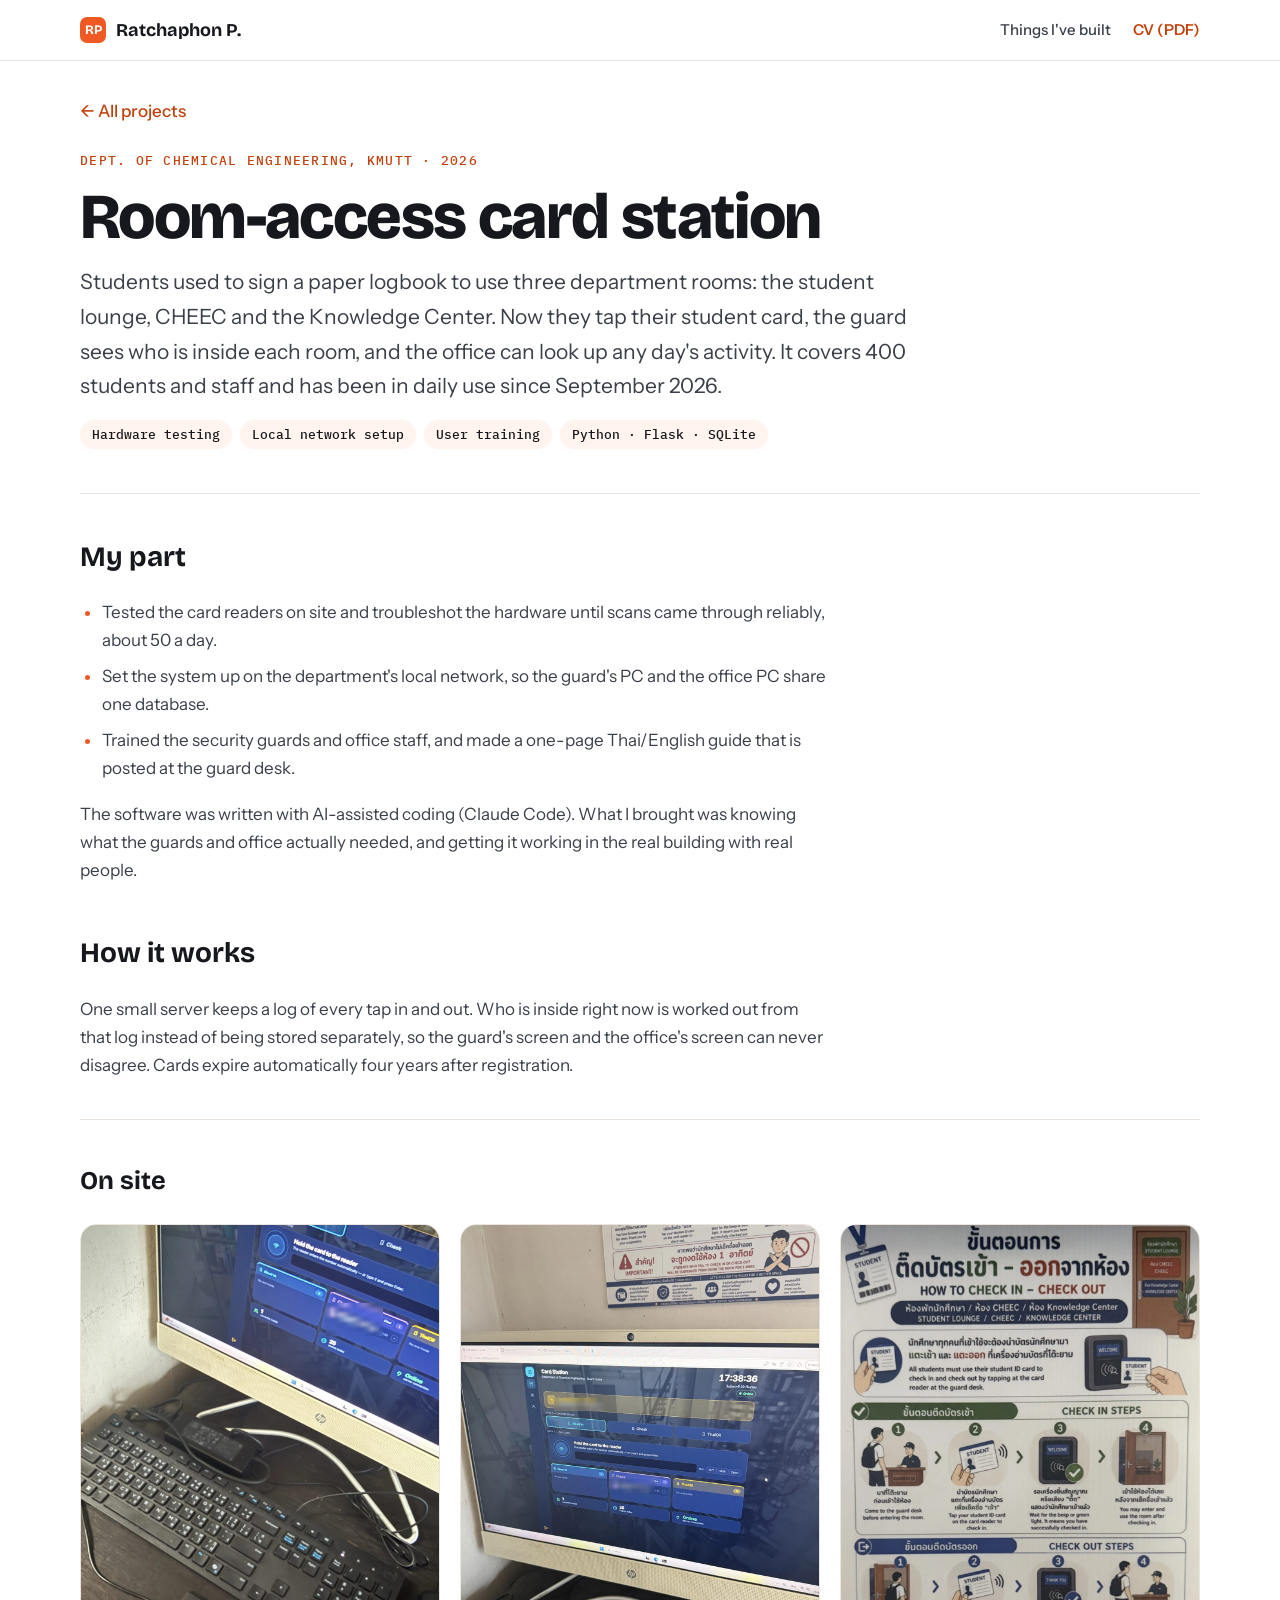
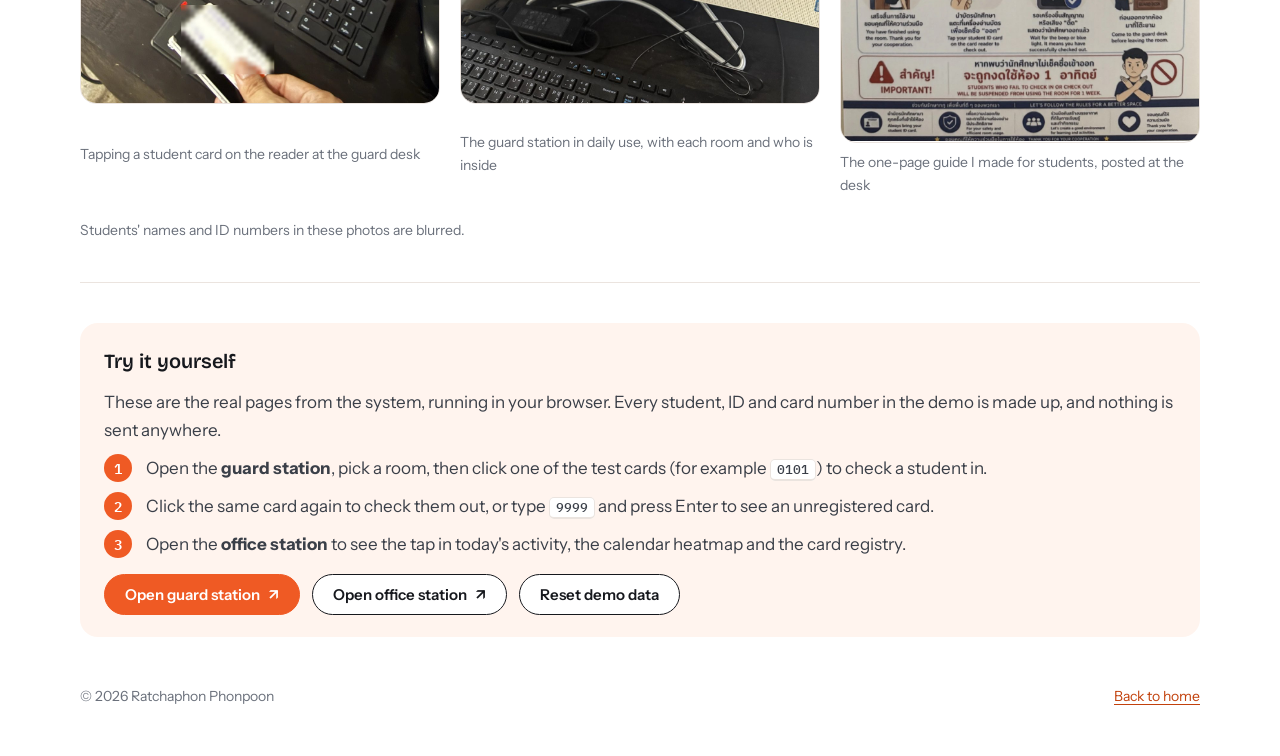
<file: work/card-station.html>
<!doctype html>
<html lang="en">
<head>
<meta charset="utf-8">
<meta name="viewport" content="width=device-width, initial-scale=1, viewport-fit=cover">
<title>Card Station · Ratchaphon Phonpoon</title>
<link rel="preconnect" href="https://fonts.googleapis.com">
<link rel="preconnect" href="https://fonts.gstatic.com" crossorigin>
<link rel="stylesheet" href="https://fonts.googleapis.com/css2?family=Bricolage+Grotesque:opsz,wght@12..96,600;12..96,700;12..96,800&family=Instrument+Sans:wght@400;500;600&family=IBM+Plex+Mono:wght@500&family=Kalam&family=Anuphan:wght@400;600&display=swap">
<link rel="stylesheet" href="../style.css?v=3">
</head>
<body>
<header class="top"><div class="wrap"><a class="brand" href="../index.html"><i>RP</i>Ratchaphon P.</a><nav><a href="../index.html#built">Things I've built</a><a class="cv" href="../Ratchaphon_Resume.pdf" target="_blank" rel="noopener">CV (PDF)</a></nav></div></header>
<main class="wrap">
  <a class="back" href="../index.html#built">All projects</a>
  <div class="page-head">
    <p class="eyebrow">Dept. of Chemical Engineering, KMUTT · 2026</p>
    <h1>Room-access card station</h1>
    <p class="lede">Students used to sign a paper logbook to use three department rooms: the student lounge, CHEEC and the Knowledge Center. Now they tap their student card, the guard sees who is inside each room, and the office can look up any day's activity. It covers 400 students and staff and has been in daily use since September 2026.</p>
    <div class="meta"><span>Hardware testing</span><span>Local network setup</span><span>User training</span><span>Python · Flask · SQLite</span></div>
  </div>
  <div class="block">
    <div class="prose">
      <h2 style="margin-top:0">My part</h2>
      <ul>
        <li>Tested the card readers on site and troubleshot the hardware until scans came through reliably, about 50 a day.</li>
        <li>Set the system up on the department's local network, so the guard's PC and the office PC share one database.</li>
        <li>Trained the security guards and office staff, and made a one-page Thai/English guide that is posted at the guard desk.</li>
      </ul>
      <p>The software was written with AI-assisted coding (Claude Code). What I brought was knowing what the guards and office actually needed, and getting it working in the real building with real people.</p>
      <h2>How it works</h2>
      <p>One small server keeps a log of every tap in and out. Who is inside right now is worked out from that log instead of being stored separately, so the guard's screen and the office's screen can never disagree. Cards expire automatically four years after registration.</p>
    </div>
  </div>
  <div class="block">
    <h2>On site</h2>
    <div class="figs">
      <figure class="fig"><div class="slot" style="aspect-ratio:3/4;background:#fff"><img src="../assets/card-reader-1.jpg" alt="A student card tapped on the USB reader at the guard desk" style="object-fit:cover" onerror="this.remove()"></div><figcaption>Tapping a student card on the reader at the guard desk</figcaption></figure>
      <figure class="fig"><div class="slot" style="aspect-ratio:3/4;background:#fff"><img src="../assets/card-reader-2.jpg" alt="The guard station running on the desk PC, with the rules poster above it" style="object-fit:cover" onerror="this.remove()"></div><figcaption>The guard station in daily use, with each room and who is inside</figcaption></figure>
      <figure class="fig"><div class="slot" style="aspect-ratio:1388/2000;background:#fff"><img src="../assets/card-reader-3.jpg" alt="Bilingual poster explaining how to check in and check out" style="object-fit:contain" onerror="this.remove()"></div><figcaption>The one-page guide I made for students, posted at the desk</figcaption></figure>
    </div>
    <p class="note">Students' names and ID numbers in these photos are blurred.</p>
  </div>
  <div class="block">
    <div class="callout">
      <h3>Try it yourself</h3>
      <p>These are the real pages from the system, running in your browser. Every student, ID and card number in the demo is made up, and nothing is sent anywhere.</p>
      <ol class="steps">
        <li><span>Open the <b>guard station</b>, pick a room, then click one of the test cards (for example <kbd>0101</kbd>) to check a student in.</span></li>
        <li><span>Click the same card again to check them out, or type <kbd>9999</kbd> and press Enter to see an unregistered card.</span></li>
        <li><span>Open the <b>office station</b> to see the tap in today's activity, the calendar heatmap and the card registry.</span></li>
      </ol>
      <div class="actions" style="margin-top:6px">
        <a class="btn primary arrow" href="../tools/card-station/guard.html" target="_blank" rel="noopener">Open guard station </a>
        <a class="btn arrow" href="../tools/card-station/admin.html" target="_blank" rel="noopener">Open office station </a>
        <button class="btn" type="button" id="reset">Reset demo data</button>
      </div>
    </div>
  </div>
<script>
document.getElementById("reset").onclick = function () {
  try { localStorage.removeItem("card_station_demo_v2"); } catch (e) {}
  this.textContent = "Demo data reset";
};
</script>
</main>
<footer class="wrap"><span>© 2026 Ratchaphon Phonpoon</span><a href="../index.html">Back to home</a></footer>
</body>
</html>
</file>
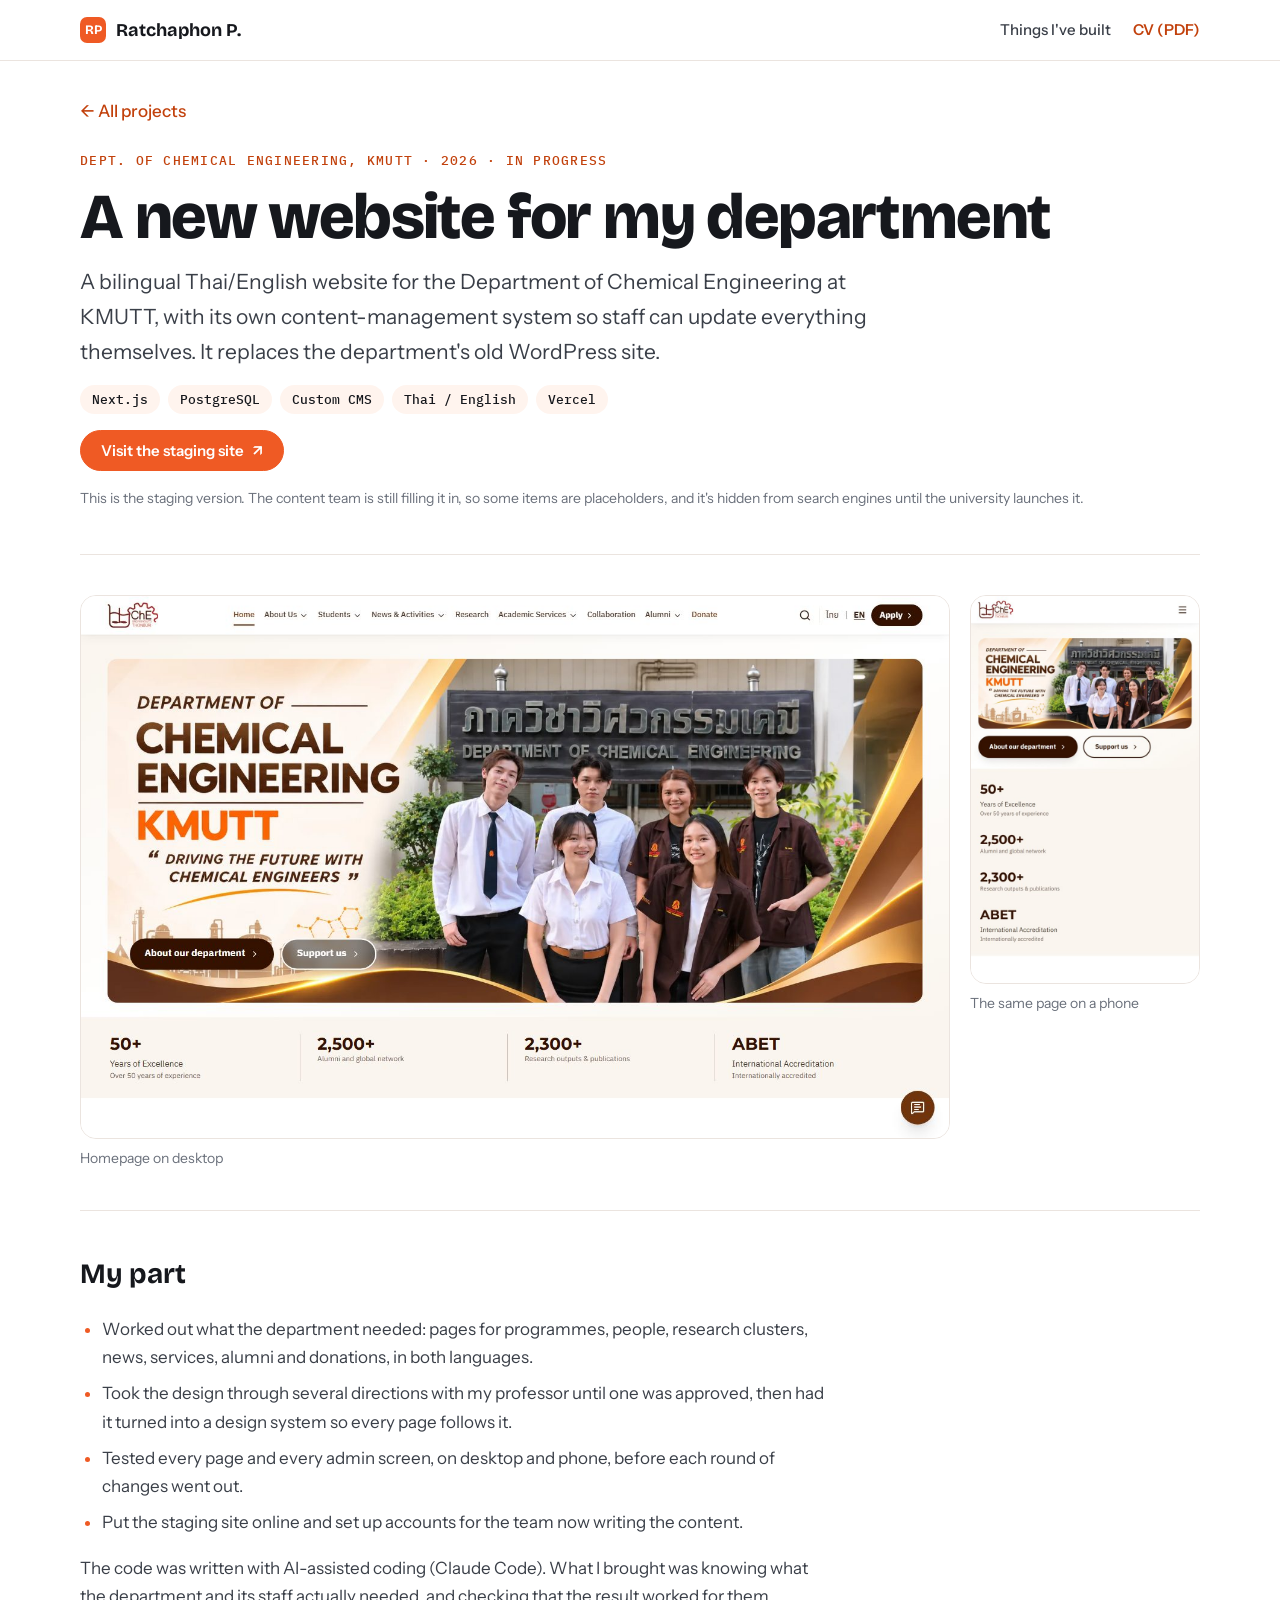
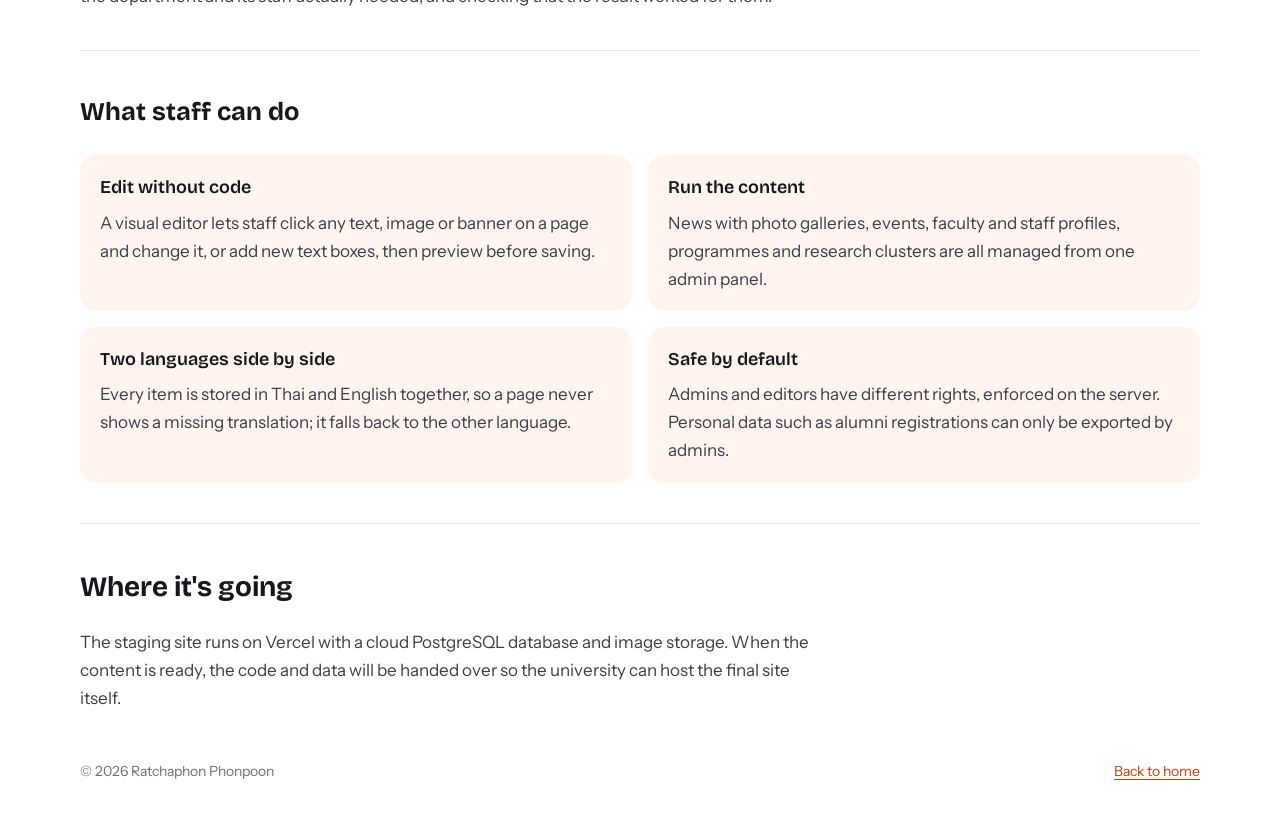
<file: work/department-website.html>
<!doctype html>
<html lang="en">
<head>
<meta charset="utf-8">
<meta name="viewport" content="width=device-width, initial-scale=1, viewport-fit=cover">
<title>Department Website · Ratchaphon Phonpoon</title>
<link rel="preconnect" href="https://fonts.googleapis.com">
<link rel="preconnect" href="https://fonts.gstatic.com" crossorigin>
<link rel="stylesheet" href="https://fonts.googleapis.com/css2?family=Bricolage+Grotesque:opsz,wght@12..96,600;12..96,700;12..96,800&family=Instrument+Sans:wght@400;500;600&family=IBM+Plex+Mono:wght@500&family=Kalam&family=Anuphan:wght@400;600&display=swap">
<link rel="stylesheet" href="../style.css?v=3">
<style>
.shots { display: grid; grid-template-columns: 1fr 230px; gap: 20px; align-items: start; }
@media (max-width: 760px) { .shots { grid-template-columns: 1fr; } .shots .fig.tall { max-width: 260px; } }
.feat { display: grid; grid-template-columns: repeat(2, 1fr); gap: 16px; }
@media (max-width: 760px) { .feat { grid-template-columns: 1fr; } }
.feat div { background: var(--tint); border-radius: 16px; padding: 18px 20px; display: grid; gap: 6px; align-content: start; }
.feat h3 { font-size: 18px; font-weight: 600; }
</style>
</head>
<body>
<header class="top"><div class="wrap"><a class="brand" href="../index.html"><i>RP</i>Ratchaphon P.</a><nav><a href="../index.html#built">Things I've built</a><a class="cv" href="../Ratchaphon_Resume.pdf" target="_blank" rel="noopener">CV (PDF)</a></nav></div></header>
<main class="wrap">
  <a class="back" href="../index.html#built">All projects</a>
  <div class="page-head">
    <p class="eyebrow">Dept. of Chemical Engineering, KMUTT · 2026 · In progress</p>
    <h1>A new website for my department</h1>
    <p class="lede">A bilingual Thai/English website for the Department of Chemical Engineering at KMUTT, with its own content-management system so staff can update everything themselves. It replaces the department's old WordPress site.</p>
    <div class="meta"><span>Next.js</span><span>PostgreSQL</span><span>Custom CMS</span><span>Thai / English</span><span>Vercel</span></div>
    <div class="actions"><a class="btn primary arrow" href="https://chekmutt-web.vercel.app/en" target="_blank" rel="noopener">Visit the staging site </a></div>
    <p class="note">This is the staging version. The content team is still filling it in, so some items are placeholders, and it's hidden from search engines until the university launches it.</p>
  </div>

  <div class="block">
    <div class="shots">
      <figure class="fig"><div class="slot" style="aspect-ratio:1440/900;background:#fff"><img src="../assets/chekmutt-desktop.jpg" alt="Homepage of the department website on a desktop: a rotating banner with students in front of the department building, and key figures below" style="object-fit:cover;object-position:top" onerror="this.remove()"></div><figcaption>Homepage on desktop</figcaption></figure>
      <figure class="fig tall"><div class="slot" style="aspect-ratio:600/1014;background:#fff"><img src="../assets/chekmutt-mobile.jpg?v=2" alt="The same homepage on a phone" style="object-fit:cover;object-position:top" onerror="this.remove()"></div><figcaption>The same page on a phone</figcaption></figure>
    </div>
  </div>

  <div class="block">
    <div class="prose">
      <h2 style="margin-top:0">My part</h2>
      <ul>
        <li>Worked out what the department needed: pages for programmes, people, research clusters, news, services, alumni and donations, in both languages.</li>
        <li>Took the design through several directions with my professor until one was approved, then had it turned into a design system so every page follows it.</li>
        <li>Tested every page and every admin screen, on desktop and phone, before each round of changes went out.</li>
        <li>Put the staging site online and set up accounts for the team now writing the content.</li>
      </ul>
      <p>The code was written with AI-assisted coding (Claude Code). What I brought was knowing what the department and its staff actually needed, and checking that the result worked for them.</p>
    </div>
  </div>

  <div class="block">
    <h2>What staff can do</h2>
    <div class="feat">
      <div><h3>Edit without code</h3><p>A visual editor lets staff click any text, image or banner on a page and change it, or add new text boxes, then preview before saving.</p></div>
      <div><h3>Run the content</h3><p>News with photo galleries, events, faculty and staff profiles, programmes and research clusters are all managed from one admin panel.</p></div>
      <div><h3>Two languages side by side</h3><p>Every item is stored in Thai and English together, so a page never shows a missing translation; it falls back to the other language.</p></div>
      <div><h3>Safe by default</h3><p>Admins and editors have different rights, enforced on the server. Personal data such as alumni registrations can only be exported by admins.</p></div>
    </div>
  </div>

  <div class="block">
    <div class="prose">
      <h2 style="margin-top:0">Where it's going</h2>
      <p>The staging site runs on Vercel with a cloud PostgreSQL database and image storage. When the content is ready, the code and data will be handed over so the university can host the final site itself.</p>
    </div>
  </div>
</main>
<footer class="wrap"><span>© 2026 Ratchaphon Phonpoon</span><a href="../index.html">Back to home</a></footer>
</body>
</html>
</file>
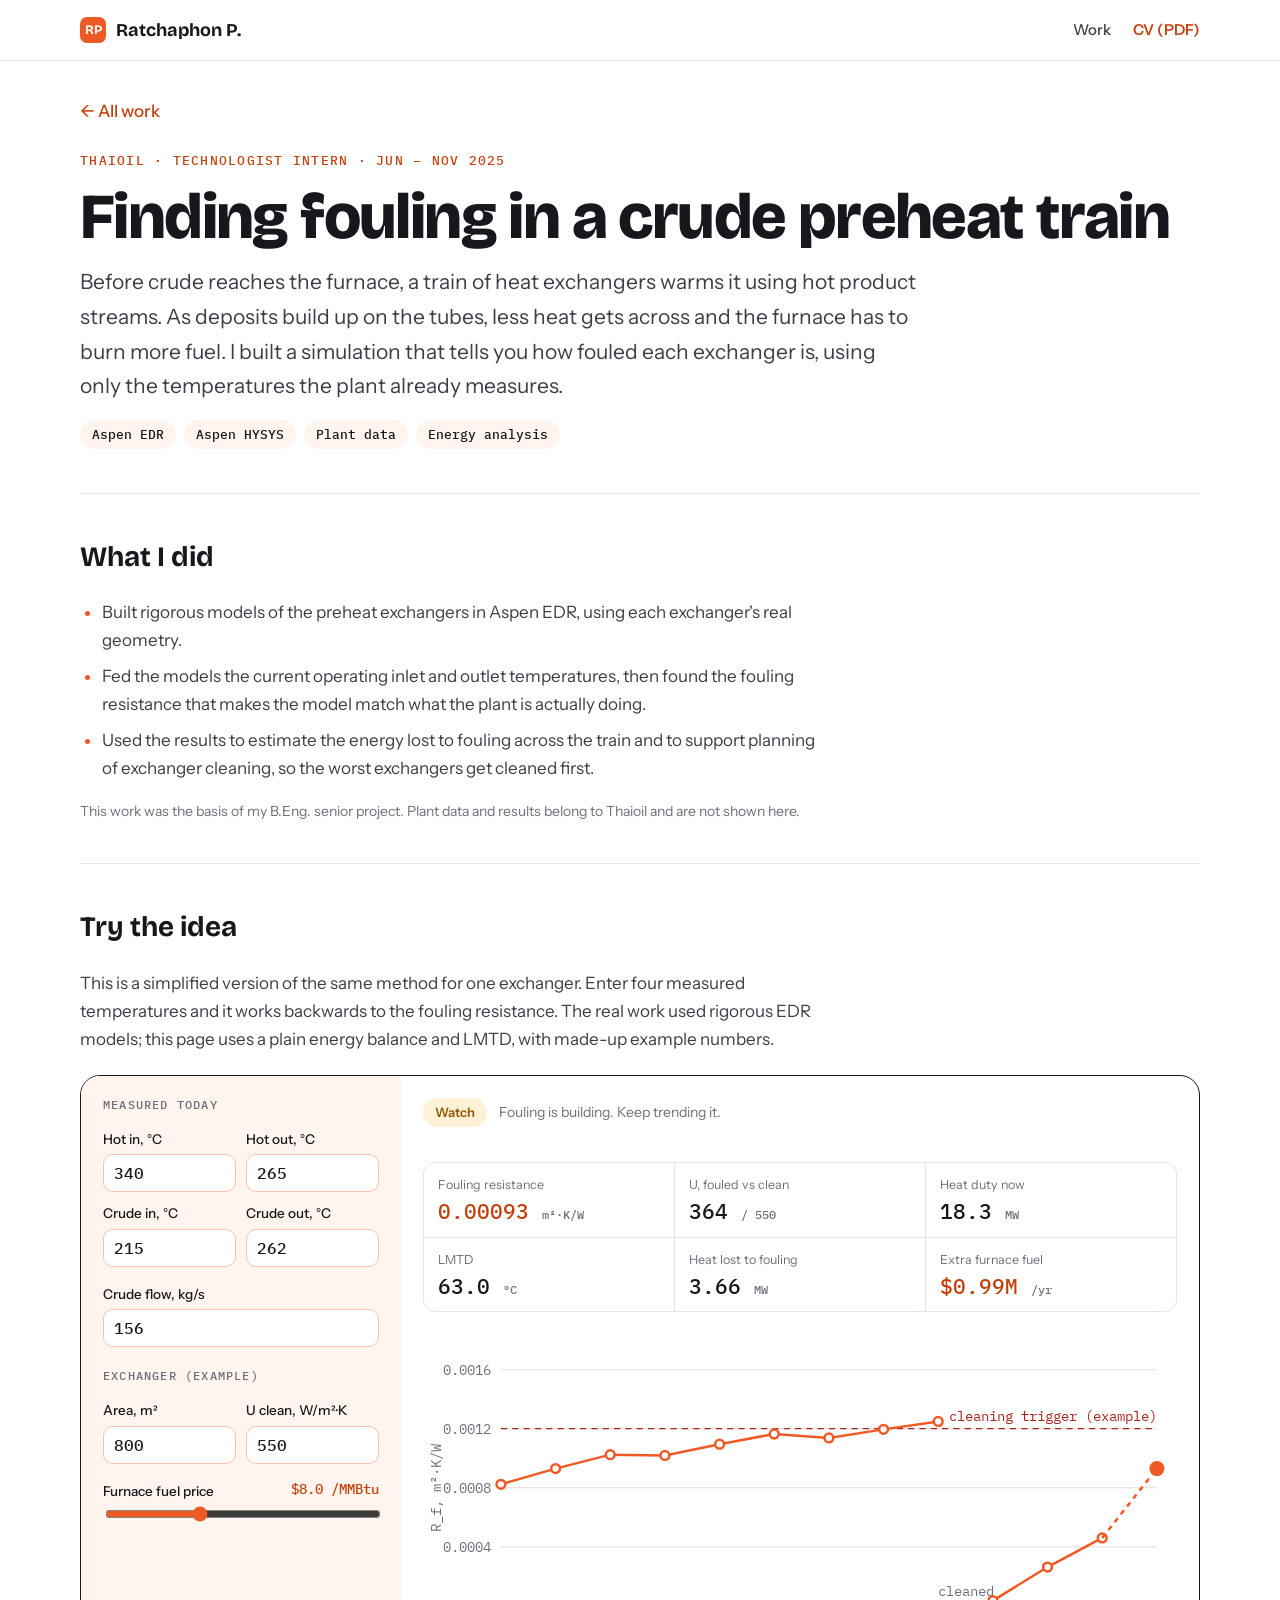
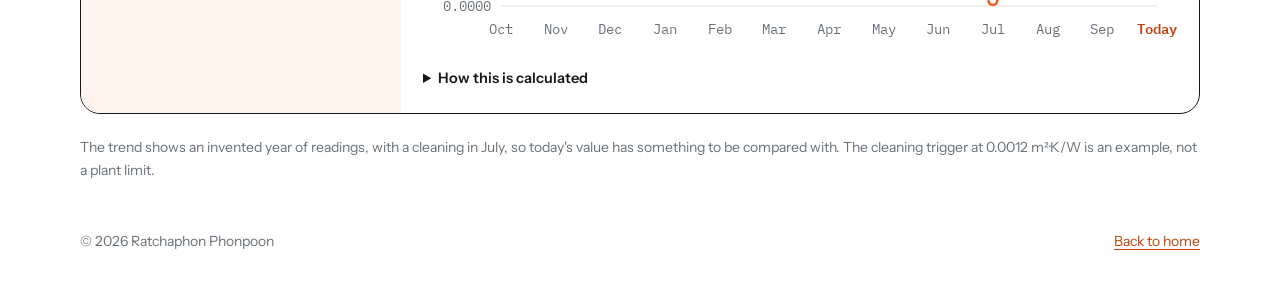
<file: work/fouling.html>
<!doctype html>
<html lang="en">
<head>
<meta charset="utf-8">
<meta name="viewport" content="width=device-width, initial-scale=1, viewport-fit=cover">
<title>Preheat-Train Fouling · Ratchaphon Phonpoon</title>
<link rel="preconnect" href="https://fonts.googleapis.com">
<link rel="preconnect" href="https://fonts.gstatic.com" crossorigin>
<link rel="stylesheet" href="https://fonts.googleapis.com/css2?family=Bricolage+Grotesque:opsz,wght@12..96,600;12..96,700;12..96,800&family=Instrument+Sans:wght@400;500;600&family=IBM+Plex+Mono:wght@500&family=Kalam&family=Anuphan:wght@400;600&display=swap">
<link rel="stylesheet" href="../style.css?v=3">
<style>
.dash { border: 1.5px solid var(--ink); border-radius: 20px; overflow: hidden; display: grid; grid-template-columns: 320px 1fr; background: #fff; }
@media (max-width: 900px) { .dash { grid-template-columns: 1fr; } }
.dash .in { background: var(--tint); padding: 22px; display: grid; gap: 16px; align-content: start; }
.dash .in h3, .dash .out h3 { font: 500 12px/1.2 var(--mono); letter-spacing: .1em; text-transform: uppercase; color: var(--muted); }
.pair { display: grid; grid-template-columns: 1fr 1fr; gap: 10px; }
.num label { display: block; font-size: 13.5px; font-weight: 500; color: var(--ink); margin-bottom: 4px; }
.num input { width: 100%; font: 500 16px var(--mono); padding: 8px 10px; border: 1.5px solid #f2c4b0; border-radius: 10px; background: #fff; color: var(--ink); }
.num input:focus { border-color: var(--orange); outline: none; }
.range label { display: flex; justify-content: space-between; gap: 8px; font-size: 13.5px; font-weight: 500; color: var(--ink); }
.range output { font: 500 13.5px var(--mono); color: var(--orange-ink); }
.range input { width: 100%; accent-color: var(--orange); }
.dash .out { padding: 22px; display: grid; gap: 18px; min-width: 0; }
.status { display: flex; align-items: center; gap: 12px; flex-wrap: wrap; }
.pill { font: 600 13px/1 var(--sans); padding: 8px 12px; border-radius: 999px; }
.pill.ok { background: #e3f4e8; color: #19663a; }
.pill.warn { background: #fff1d6; color: #8a5a00; }
.pill.bad { background: #fde2df; color: #a8231a; }
.pill.err { background: #fde2df; color: #a8231a; }
.kpis { display: grid; grid-template-columns: repeat(3, 1fr); gap: 1px; background: var(--rule); border: 1px solid var(--rule); border-radius: 12px; overflow: hidden; }
@media (max-width: 560px) { .kpis { grid-template-columns: 1fr 1fr; } }
.kpis div { background: #fff; padding: 12px 14px; }
.kpis dt { font-size: 12.5px; color: var(--muted); }
.kpis dd { margin: 4px 0 0; font: 500 21px/1.2 var(--mono); color: var(--ink); font-variant-numeric: tabular-nums; }
.kpis dd small { font-size: 12px; color: var(--muted); }
.kpis .hl dd { color: var(--orange-ink); }
.chart { width: 100%; height: auto; display: block; }
.chart text { font: 11px var(--mono); fill: var(--muted); }
.chart .g { stroke: var(--rule); }
.chart .lim { stroke: #a8231a; stroke-dasharray: 5 4; }
.chart .ln { fill: none; stroke: var(--orange); stroke-width: 2; }
.chart .pt { fill: #fff; stroke: var(--orange); stroke-width: 2; }
.chart .now { fill: var(--orange); stroke: #fff; stroke-width: 2; }
details { font-size: 14.5px; }
summary { cursor: pointer; font-weight: 600; color: var(--ink); }
.eq { font: 13px/1.9 var(--mono); margin-top: 10px; overflow-x: auto; }
</style>
</head>
<body>
<header class="top"><div class="wrap"><a class="brand" href="../index.html"><i>RP</i>Ratchaphon P.</a><nav><a href="../index.html#work">Work</a><a class="cv" href="../Ratchaphon_Resume.pdf" target="_blank" rel="noopener">CV (PDF)</a></nav></div></header>

<main class="wrap">
  <a class="back" href="../index.html#work">All work</a>
  <div class="page-head">
    <p class="eyebrow">Thaioil · Technologist Intern · Jun – Nov 2025</p>
    <h1>Finding fouling in a crude preheat train</h1>
    <p class="lede">Before crude reaches the furnace, a train of heat exchangers warms it using hot product streams. As deposits build up on the tubes, less heat gets across and the furnace has to burn more fuel. I built a simulation that tells you how fouled each exchanger is, using only the temperatures the plant already measures.</p>
    <div class="meta"><span>Aspen EDR</span><span>Aspen HYSYS</span><span>Plant data</span><span>Energy analysis</span></div>
  </div>

  <div class="block">
    <div class="prose">
      <h2 style="margin-top:0">What I did</h2>
      <ul>
        <li>Built rigorous models of the preheat exchangers in Aspen EDR, using each exchanger's real geometry.</li>
        <li>Fed the models the current operating inlet and outlet temperatures, then found the fouling resistance that makes the model match what the plant is actually doing.</li>
        <li>Used the results to estimate the energy lost to fouling across the train and to support planning of exchanger cleaning, so the worst exchangers get cleaned first.</li>
      </ul>
      <p class="note">This work was the basis of my B.Eng. senior project. Plant data and results belong to Thaioil and are not shown here.</p>
    </div>
  </div>

  <div class="block">
    <div class="prose">
      <h2 style="margin-top:0">Try the idea</h2>
      <p>This is a simplified version of the same method for one exchanger. Enter four measured temperatures and it works backwards to the fouling resistance. The real work used rigorous EDR models; this page uses a plain energy balance and LMTD, with made-up example numbers.</p>
    </div>

    <div class="dash">
      <div class="in">
        <h3>Measured today</h3>
        <div class="pair">
          <div class="num"><label for="thi">Hot in, °C</label><input id="thi" type="number" value="340" step="1"></div>
          <div class="num"><label for="tho">Hot out, °C</label><input id="tho" type="number" value="265" step="1"></div>
          <div class="num"><label for="tci">Crude in, °C</label><input id="tci" type="number" value="215" step="1"></div>
          <div class="num"><label for="tco">Crude out, °C</label><input id="tco" type="number" value="262" step="1"></div>
        </div>
        <div class="num"><label for="mc">Crude flow, kg/s</label><input id="mc" type="number" value="156" step="1" min="1"></div>
        <h3 style="margin-top:6px">Exchanger (example)</h3>
        <div class="pair">
          <div class="num"><label for="area">Area, m²</label><input id="area" type="number" value="800" step="10" min="1"></div>
          <div class="num"><label for="uc">U clean, W/m²·K</label><input id="uc" type="number" value="550" step="10" min="1"></div>
        </div>
        <div class="range"><label for="fuel">Furnace fuel price <output id="fuel-o"></output></label><input id="fuel" type="range" min="4" max="16" step="0.5" value="8"></div>
      </div>

      <div class="out">
        <div class="status"><span class="pill" id="pill"></span><span class="note" id="msg"></span></div>
        <dl class="kpis">
          <div class="hl"><dt>Fouling resistance</dt><dd id="k-rf"></dd></div>
          <div><dt>U, fouled vs clean</dt><dd id="k-u"></dd></div>
          <div><dt>Heat duty now</dt><dd id="k-q"></dd></div>
          <div><dt>LMTD</dt><dd id="k-lmtd"></dd></div>
          <div><dt>Heat lost to fouling</dt><dd id="k-lost"></dd></div>
          <div class="hl"><dt>Extra furnace fuel</dt><dd id="k-cost"></dd></div>
        </dl>
        <svg class="chart" id="chart" viewBox="0 0 600 240" role="img" aria-label="Fouling resistance over the past year with today's reading"></svg>
        <details>
          <summary>How this is calculated</summary>
          <div class="eq">
            Q = ṁ<sub>crude</sub> · c<sub>p</sub> · (T<sub>crude,out</sub> − T<sub>crude,in</sub>), &nbsp;c<sub>p</sub> = 2.5 kJ/kg·K<br>
            LMTD (counter-current) = (ΔT<sub>1</sub> − ΔT<sub>2</sub>) / ln(ΔT<sub>1</sub>/ΔT<sub>2</sub>), &nbsp;ΔT<sub>1</sub> = T<sub>hot,in</sub> − T<sub>crude,out</sub>, ΔT<sub>2</sub> = T<sub>hot,out</sub> − T<sub>crude,in</sub><br>
            U = Q / (A · LMTD), &nbsp;R<sub>f</sub> = 1/U − 1/U<sub>clean</sub><br>
            Clean duty: ε-NTU with U<sub>clean</sub> at today's inlet temperatures and flows<br>
            Extra fuel = (Q<sub>clean</sub> − Q) / 0.85 furnace efficiency × 8,400 h/yr × fuel price
          </div>
        </details>
      </div>
    </div>
    <p class="note">The trend shows an invented year of readings, with a cleaning in July, so today's value has something to be compared with. The cleaning trigger at 0.0012 m²·K/W is an example, not a plant limit.</p>
  </div>
</main>

<footer class="wrap"><span>© 2026 Ratchaphon Phonpoon</span><a href="../index.html">Back to home</a></footer>

<script>
const CP = 2500, ETA = 0.85, HOURS = 8400, TRIGGER = 0.0012;
const $ = id => document.getElementById(id);
const f = (n, d = 0) => n.toLocaleString("en-US", { minimumFractionDigits: d, maximumFractionDigits: d });

// Back-calculate fouling from four temperatures (the idea behind the EDR work, simplified).
function foulingFrom(t) {
  const { thi, tho, tci, tco, mc, area, uc } = t;
  if (!(thi > tho && tco > tci)) return { error: "Hot side must cool down and crude must heat up." };
  if (!(thi > tco && tho > tci)) return { error: "Temperatures cross: the hot stream must stay hotter than the crude at both ends." };
  const Q = mc * CP * (tco - tci);
  const d1 = thi - tco, d2 = tho - tci;
  const lmtd = Math.abs(d1 - d2) < 1e-6 ? d1 : (d1 - d2) / Math.log(d1 / d2);
  const U = Q / (area * lmtd);
  const rf = 1 / U - 1 / uc;
  // what a clean exchanger would transfer at today's inlets and flows (counter-current e-NTU)
  const Cc = mc * CP, Ch = Q / (thi - tho), Cmin = Math.min(Cc, Ch), Cr = Cmin / Math.max(Cc, Ch);
  const ntu = uc * area / Cmin, x = Math.exp(-ntu * (1 - Cr));
  const eff = Math.abs(1 - Cr) < 1e-9 ? ntu / (1 + ntu) : (1 - x) / (1 - Cr * x);
  const Qclean = eff * Cmin * (thi - tci);
  return { Q, lmtd, U, rf, Qclean };
}

// invented year: fouling rises asymptotically (Kern-Seaton), reset by a cleaning in July
const MONTHS = ["Oct", "Nov", "Dec", "Jan", "Feb", "Mar", "Apr", "May", "Jun", "Jul", "Aug", "Sep"];
const HISTORY = MONTHS.map((m, i) => {
  const t = i < 9 ? i + 6 : i - 9 + 0.3;
  return [m, 0.00135 * (1 - Math.exp(-t / 6)) + (i % 3 - 1) * 0.00003];
});

function update() {
  const t = Object.fromEntries(["thi", "tho", "tci", "tco", "mc", "area", "uc"].map(k => [k, parseFloat($(k).value)]));
  const price = +$("fuel").value;
  $("fuel-o").textContent = "$" + price.toFixed(1) + " /MMBtu";
  const r = foulingFrom(t);
  const pill = $("pill");
  if (r.error || Object.values(t).some(v => !isFinite(v))) {
    pill.className = "pill err"; pill.textContent = "Check inputs"; $("msg").textContent = r.error || "Fill in every field.";
    ["k-rf", "k-u", "k-q", "k-lmtd", "k-lost", "k-cost"].forEach(k => $(k).textContent = "–");
    drawChart(null); return;
  }
  const rf = Math.max(r.rf, 0);
  const lost = Math.max(r.Qclean - r.Q, 0) / 1e6;
  const cost = lost / ETA * 3.412142 * price * HOURS;
  const [cls, label, msg] = r.rf < 0.0006 ? ["ok", "Running clean", "Close to design performance."]
    : r.rf < TRIGGER ? ["warn", "Watch", "Fouling is building. Keep trending it."]
    : ["bad", "Plan a cleaning", "Past the example cleaning trigger."];
  pill.className = "pill " + cls; pill.textContent = label; $("msg").textContent = r.rf < 0 ? "Measured U is above the clean value: check the U-clean basis." : msg;
  $("k-rf").innerHTML = f(rf, 5) + " <small>m²·K/W</small>";
  $("k-u").innerHTML = f(r.U) + " <small>/ " + f(t.uc) + "</small>";
  $("k-q").innerHTML = f(r.Q / 1e6, 1) + " <small>MW</small>";
  $("k-lmtd").innerHTML = f(r.lmtd, 1) + " <small>°C</small>";
  $("k-lost").innerHTML = f(lost, 2) + " <small>MW</small>";
  $("k-cost").innerHTML = "$" + f(cost / 1e6, 2) + "M <small>/yr</small>";
  drawChart(rf);
}

function drawChart(today) {
  const W = 600, H = 240, L = 62, R = 16, T = 18, B = 34;
  const pts = HISTORY.concat([["Today", today]]);
  const top = Math.max(0.0016, (today || 0) * 1.1);
  const step = top > 0.0032 ? 0.001 : top > 0.0024 ? 0.0006 : 0.0004;
  const yMax = Math.ceil(top / step) * step;
  const sx = i => L + (W - L - R) * i / (pts.length - 1);
  const sy = v => T + (H - T - B) * (1 - v / yMax);
  let s = "";
  for (let v = 0; v <= yMax + 1e-12; v += step) s += `<line class="g" x1="${L}" x2="${W - R}" y1="${sy(v)}" y2="${sy(v)}"/><text x="${L - 8}" y="${sy(v) + 4}" text-anchor="end">${v.toFixed(4)}</text>`;
  pts.forEach((p, i) => { s += `<text x="${sx(i)}" y="${H - 12}" text-anchor="middle"${p[0] === "Today" ? ' style="fill:var(--orange-ink);font-weight:600"' : ""}>${p[0]}</text>`; });
  s += `<line class="lim" x1="${L}" x2="${W - R}" y1="${sy(TRIGGER)}" y2="${sy(TRIGGER)}"/><text x="${W - R}" y="${sy(TRIGGER) - 6}" text-anchor="end" style="fill:#a8231a">cleaning trigger (example)</text>`;
  const hist = HISTORY.map((p, i) => [sx(i), sy(p[1])]);
  s += `<path class="ln" d="M${hist.slice(0, 9).map(p => p.join(" ")).join(" L")}"/>`;
  s += `<path class="ln" d="M${hist.slice(9).map(p => p.join(" ")).join(" L")}"/>`;
  s += `<text x="${(sx(8) + sx(9)) / 2}" y="${sy(0) - 8}" text-anchor="middle">cleaned</text>`;
  hist.forEach(p => { s += `<circle class="pt" cx="${p[0]}" cy="${p[1]}" r="3.5"/>`; });
  if (today != null) {
    const x = sx(pts.length - 1), y = sy(today);
    s += `<path class="ln" style="stroke-dasharray:4 4" d="M${hist[hist.length - 1].join(" ")} L${x} ${y}"/><circle class="now" cx="${x}" cy="${y}" r="7"/>`;
  }
  s += `<text x="14" y="${T + (H - T - B) / 2}" text-anchor="middle" transform="rotate(-90 14 ${T + (H - T - B) / 2})">R_f, m²·K/W</text>`;
  $("chart").innerHTML = s;
}

document.querySelectorAll(".dash input").forEach(el => el.addEventListener("input", update));
update();
</script>
</body>
</html>
</file>
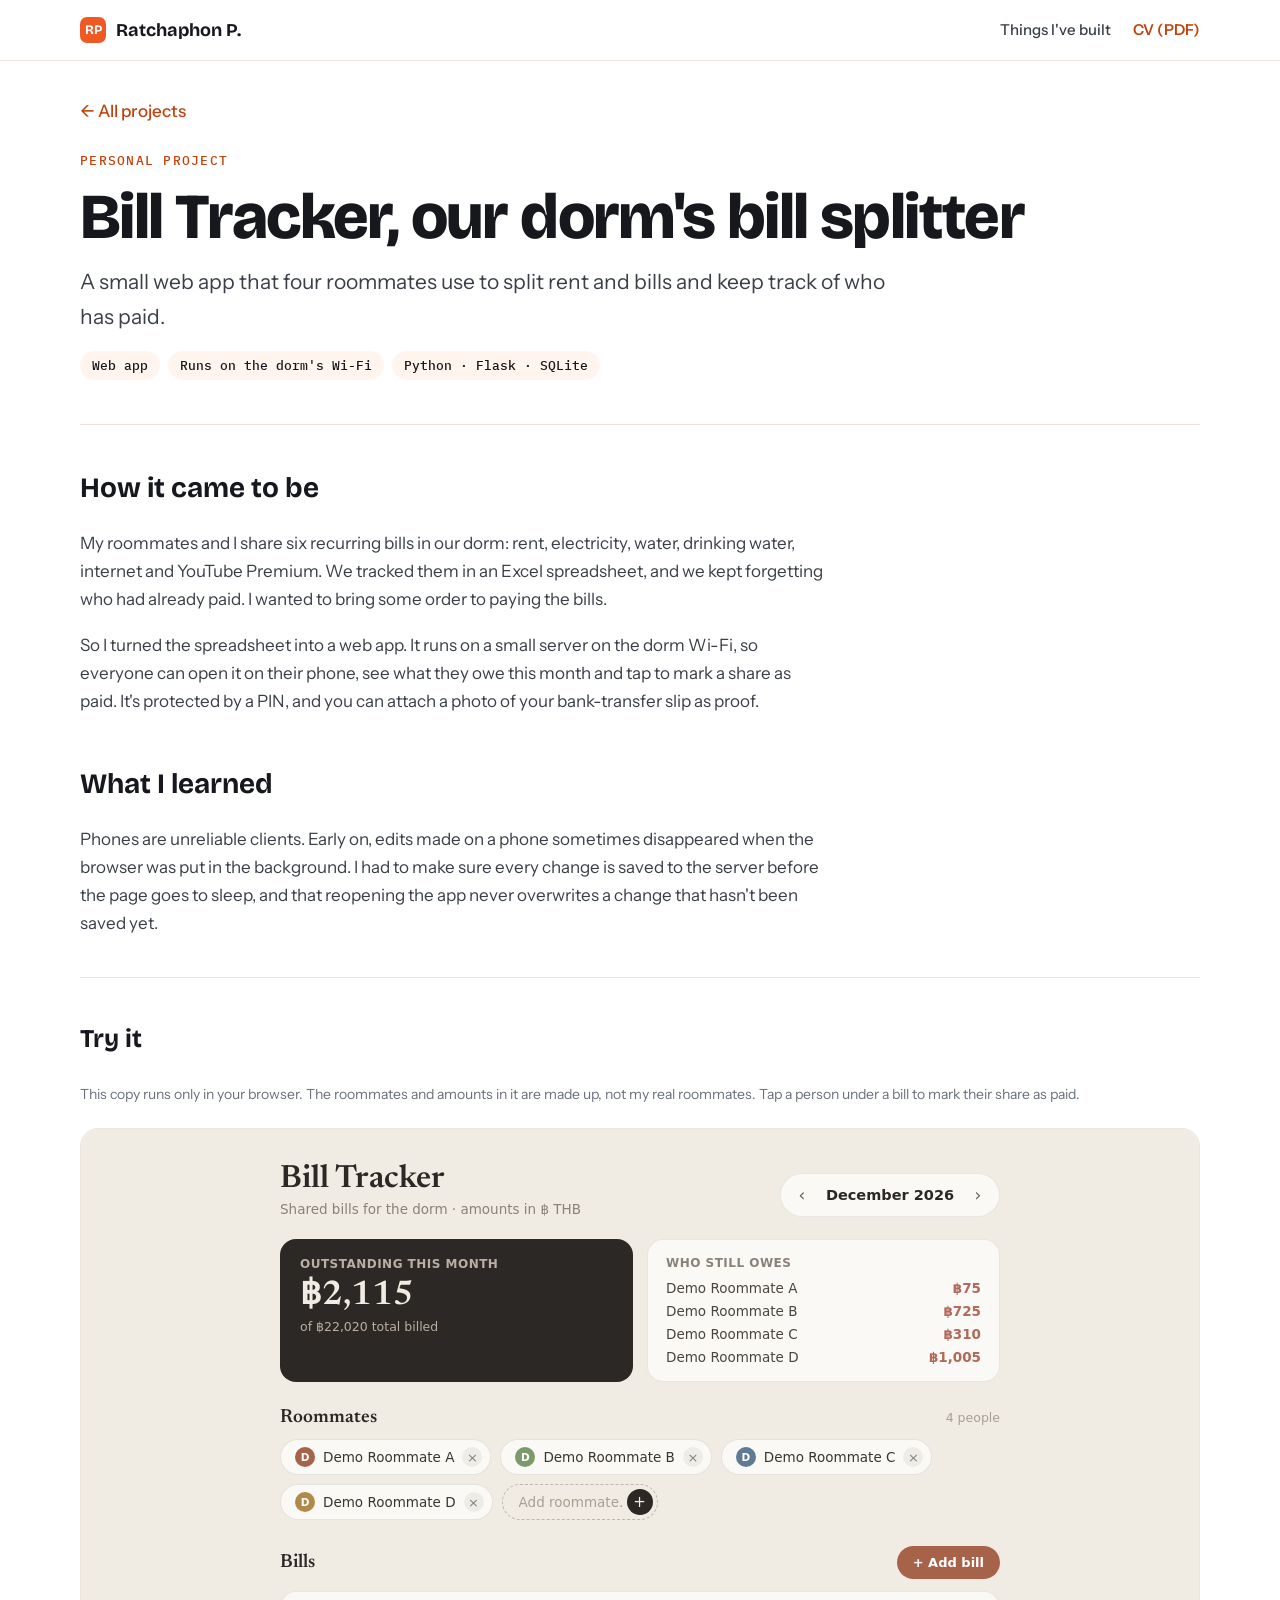
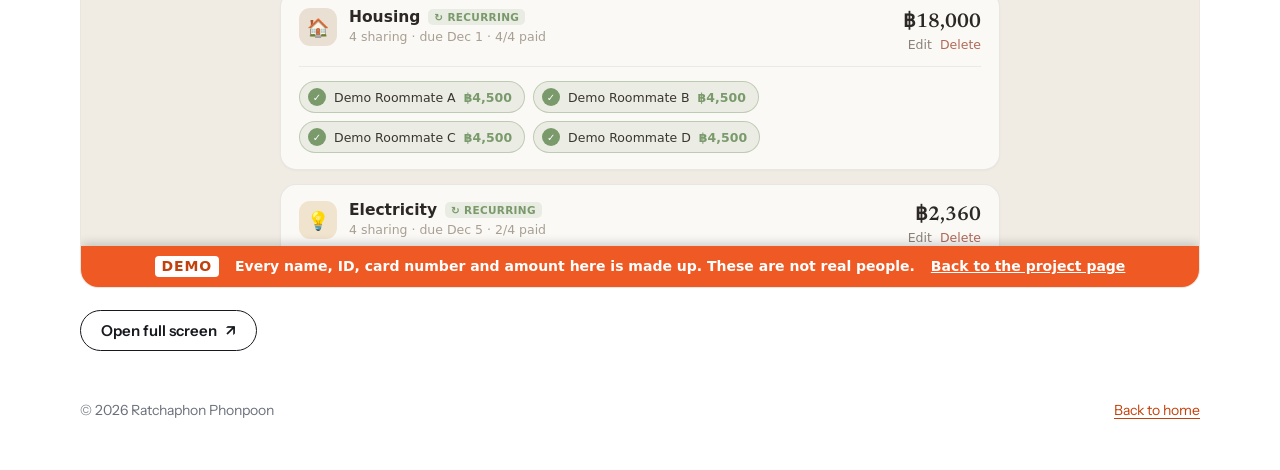
<file: work/house-ledger.html>
<!doctype html>
<html lang="en">
<head>
<meta charset="utf-8">
<meta name="viewport" content="width=device-width, initial-scale=1, viewport-fit=cover">
<title>Bill Tracker · Ratchaphon Phonpoon</title>
<link rel="preconnect" href="https://fonts.googleapis.com">
<link rel="preconnect" href="https://fonts.gstatic.com" crossorigin>
<link rel="stylesheet" href="https://fonts.googleapis.com/css2?family=Bricolage+Grotesque:opsz,wght@12..96,600;12..96,700;12..96,800&family=Instrument+Sans:wght@400;500;600&family=IBM+Plex+Mono:wght@500&family=Kalam&family=Anuphan:wght@400;600&display=swap">
<link rel="stylesheet" href="../style.css?v=3">
</head>
<body>
<header class="top"><div class="wrap"><a class="brand" href="../index.html"><i>RP</i>Ratchaphon P.</a><nav><a href="../index.html#built">Things I've built</a><a class="cv" href="../Ratchaphon_Resume.pdf" target="_blank" rel="noopener">CV (PDF)</a></nav></div></header>
<main class="wrap">
  <a class="back" href="../index.html#built">All projects</a>
  <div class="page-head">
    <p class="eyebrow">Personal project</p>
    <h1>Bill Tracker, our dorm's bill splitter</h1>
    <p class="lede">A small web app that four roommates use to split rent and bills and keep track of who has paid.</p>
    <div class="meta"><span>Web app</span><span>Runs on the dorm's Wi-Fi</span><span>Python · Flask · SQLite</span></div>
  </div>
  <div class="block">
    <div class="prose">
      <h2 style="margin-top:0">How it came to be</h2>
      <p>My roommates and I share six recurring bills in our dorm: rent, electricity, water, drinking water, internet and YouTube Premium. We tracked them in an Excel spreadsheet, and we kept forgetting who had already paid. I wanted to bring some order to paying the bills.</p>
      <p>So I turned the spreadsheet into a web app. It runs on a small server on the dorm Wi-Fi, so everyone can open it on their phone, see what they owe this month and tap to mark a share as paid. It's protected by a PIN, and you can attach a photo of your bank-transfer slip as proof.</p>
      <h2>What I learned</h2>
      <p>Phones are unreliable clients. Early on, edits made on a phone sometimes disappeared when the browser was put in the background. I had to make sure every change is saved to the server before the page goes to sleep, and that reopening the app never overwrites a change that hasn't been saved yet.</p>
    </div>
  </div>
  <div class="block">
    <h2>Try it</h2>
    <p class="note">This copy runs only in your browser. The roommates and amounts in it are made up, not my real roommates. Tap a person under a bill to mark their share as paid.</p>
    <iframe class="frame" src="../tools/house-ledger/app.html" title="Bill Tracker demo"></iframe>
    <div class="actions"><a class="btn arrow" href="../tools/house-ledger/app.html" target="_blank" rel="noopener">Open full screen </a></div>
  </div>
</main>
<footer class="wrap"><span>© 2026 Ratchaphon Phonpoon</span><a href="../index.html">Back to home</a></footer>
</body>
</html>
</file>
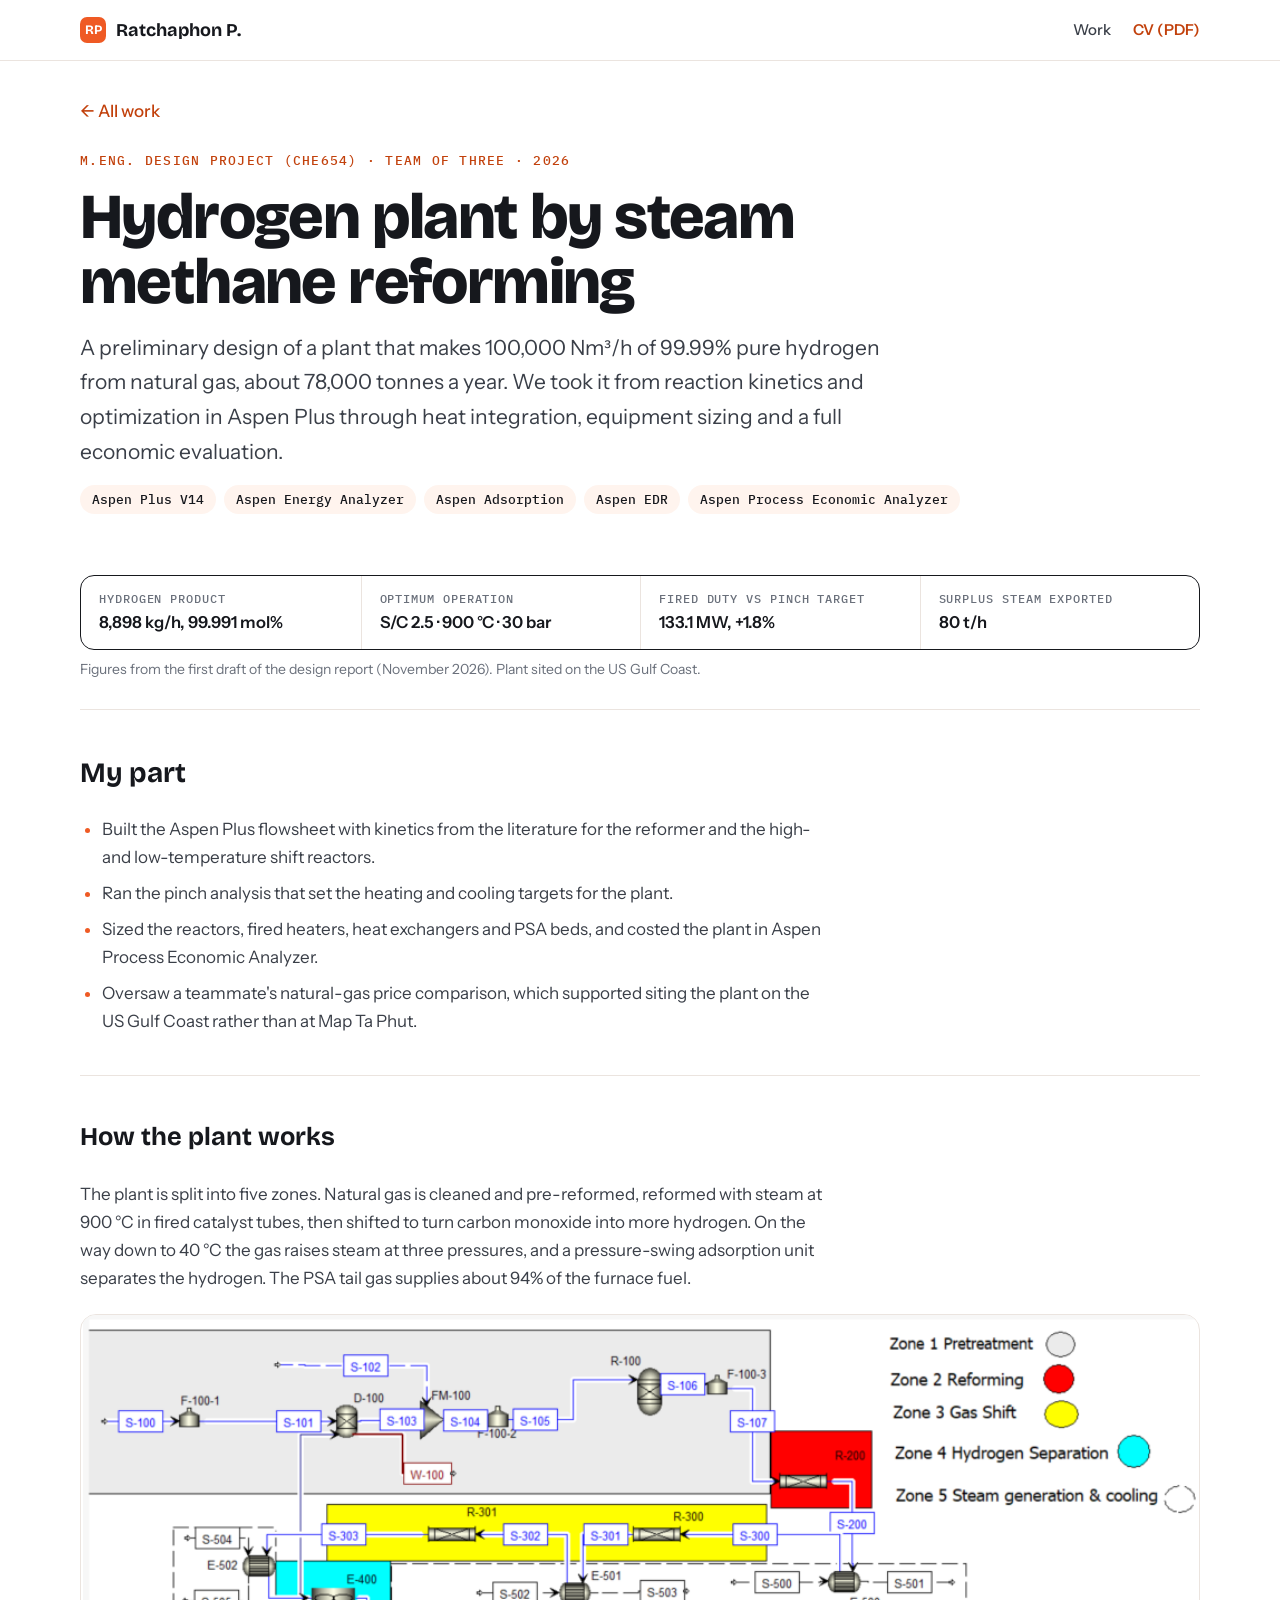
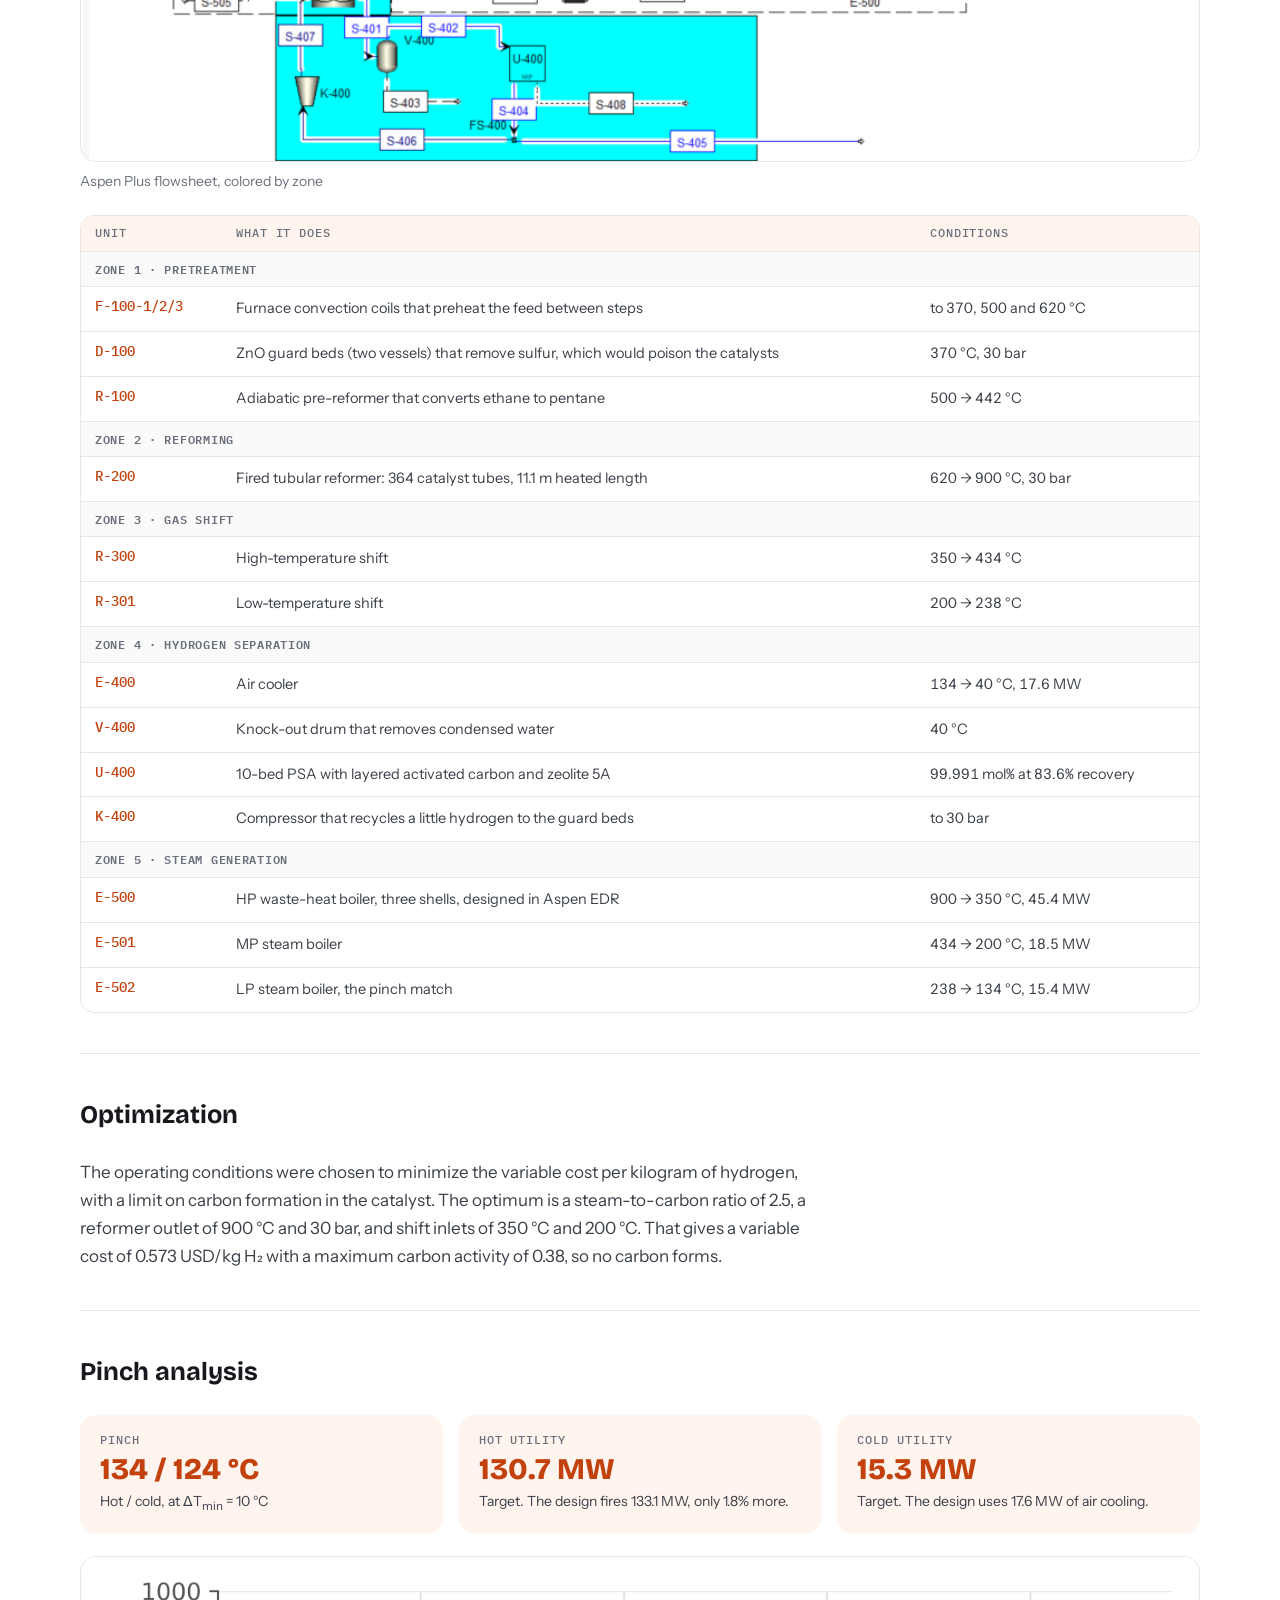
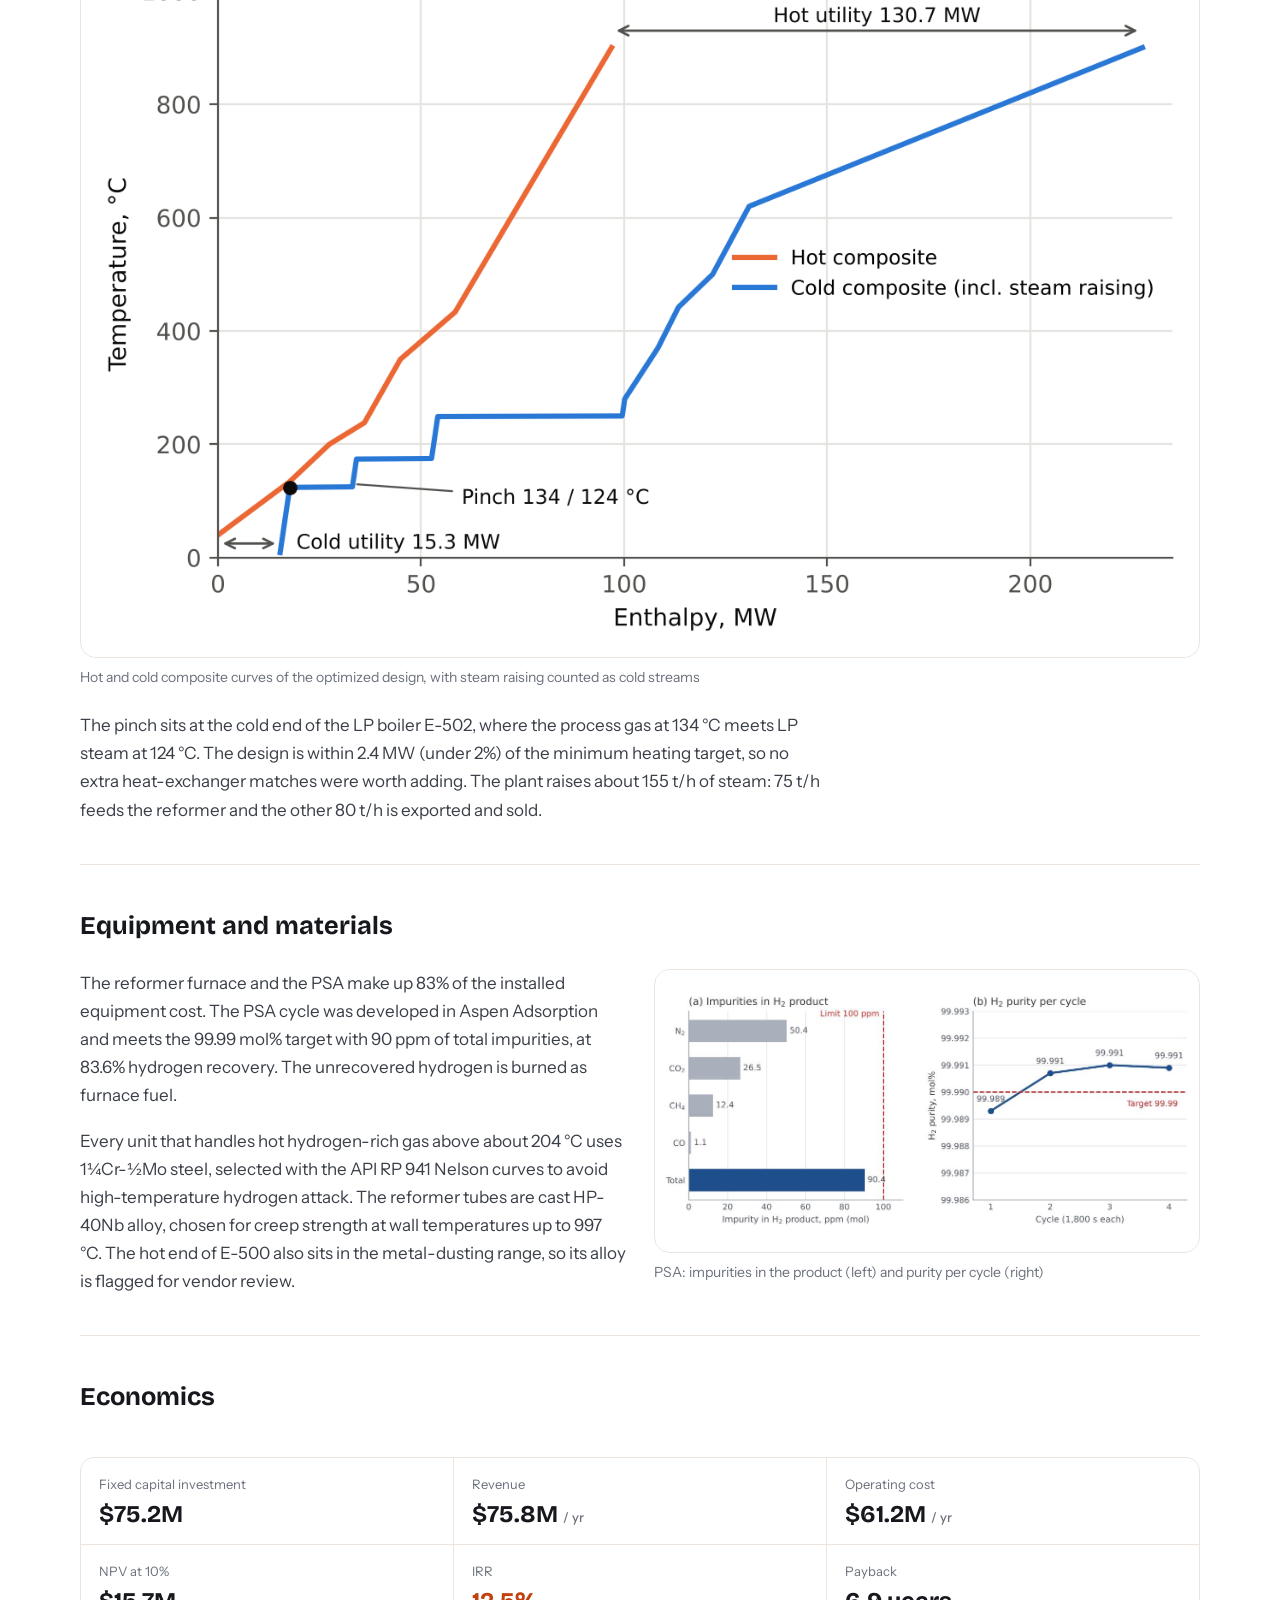
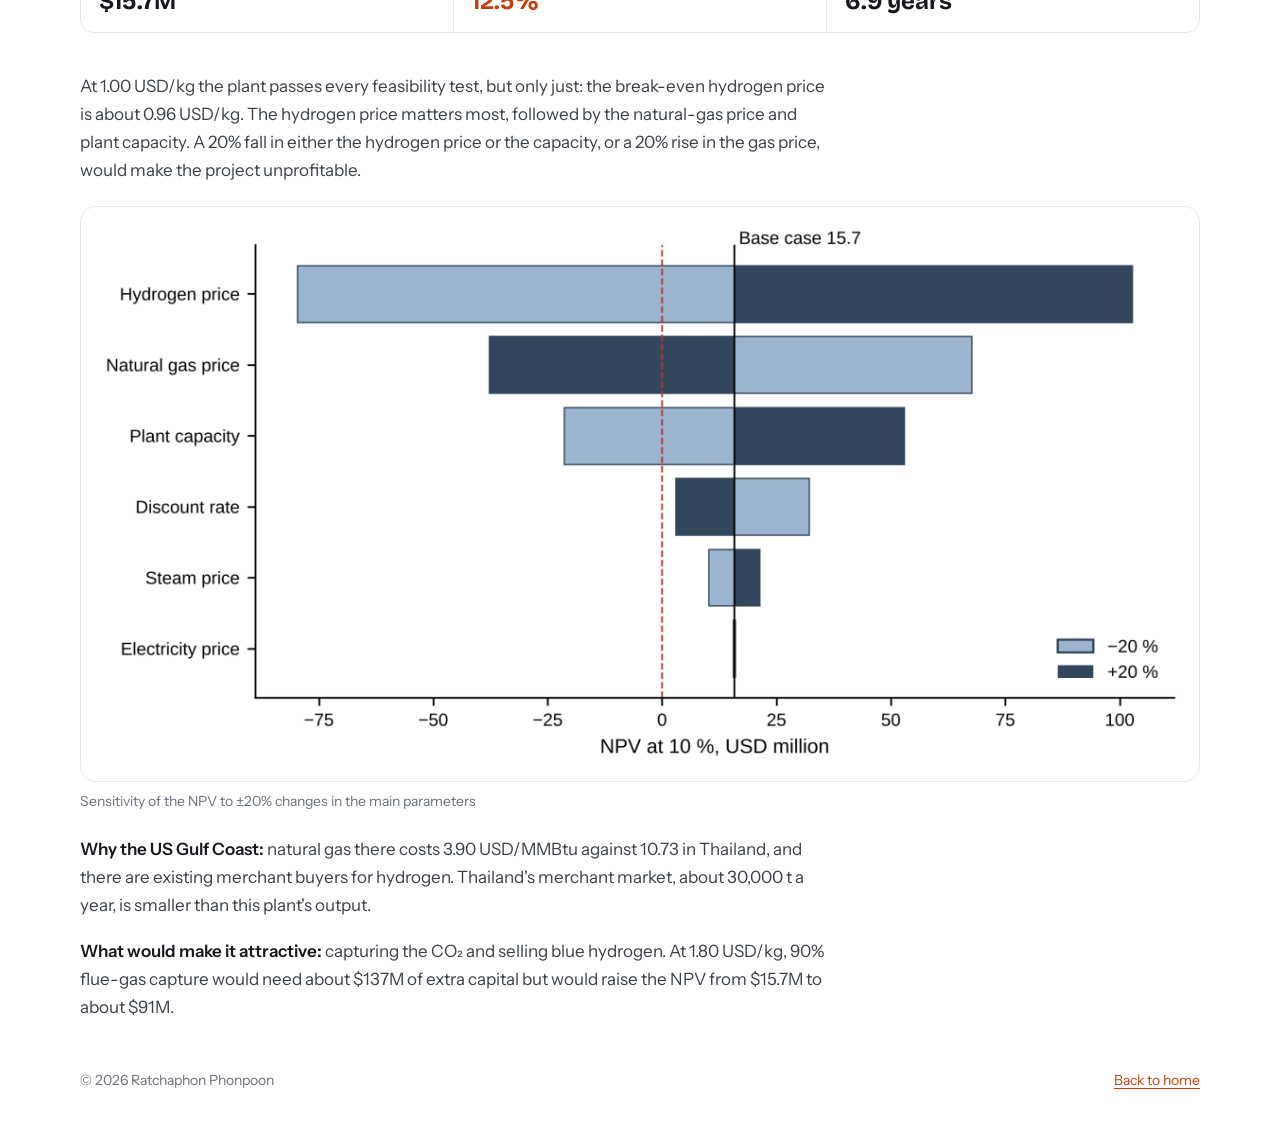
<file: work/hydrogen.html>
<!doctype html>
<html lang="en">
<head>
<meta charset="utf-8">
<meta name="viewport" content="width=device-width, initial-scale=1, viewport-fit=cover">
<title>Hydrogen Plant (SMR) · Ratchaphon Phonpoon</title>
<link rel="preconnect" href="https://fonts.googleapis.com">
<link rel="preconnect" href="https://fonts.gstatic.com" crossorigin>
<link rel="stylesheet" href="https://fonts.googleapis.com/css2?family=Bricolage+Grotesque:opsz,wght@12..96,600;12..96,700;12..96,800&family=Instrument+Sans:wght@400;500;600&family=IBM+Plex+Mono:wght@500&family=Kalam&family=Anuphan:wght@400;600&display=swap">
<link rel="stylesheet" href="../style.css?v=3">
<style>
.two { display: grid; grid-template-columns: 1fr 1fr; gap: 28px; align-items: start; }
@media (max-width: 860px) { .two { grid-template-columns: 1fr; } }
.tablewrap { overflow-x: auto; border: 1px solid var(--rule); border-radius: 14px; }
.units { width: 100%; border-collapse: collapse; font-size: 14.5px; min-width: 640px; }
.units th, .units td { text-align: left; padding: 10px 14px; border-bottom: 1px solid var(--rule); vertical-align: top; }
.units th { font: 500 11.5px/1.3 var(--mono); letter-spacing: .08em; text-transform: uppercase; color: var(--muted); background: var(--tint); }
.units tr:last-child td { border-bottom: 0; }
.units td:first-child { font: 500 13.5px var(--mono); color: var(--orange-ink); white-space: nowrap; }
.units td.num { font-variant-numeric: tabular-nums; white-space: nowrap; }
.units tr.zone td { background: #fafafa; font: 600 12px/1.2 var(--mono); letter-spacing: .06em; text-transform: uppercase; color: var(--muted); }
.money { display: grid; grid-template-columns: repeat(3, 1fr); gap: 1px; background: var(--rule); border: 1px solid var(--rule); border-radius: 14px; overflow: hidden; }
@media (max-width: 640px) { .money { grid-template-columns: 1fr 1fr; } }
.money div { background: #fff; padding: 16px 18px; }
.money dt { font-size: 13px; color: var(--muted); }
.money dd { margin: 4px 0 0; font: 700 24px/1.2 var(--display); color: var(--ink); }
.money dd small { font: 500 13px var(--sans); color: var(--muted); }
.money .hl dd { color: var(--orange-ink); }
.pinch { display: grid; grid-template-columns: repeat(3, 1fr); gap: 16px; }
@media (max-width: 760px) { .pinch { grid-template-columns: 1fr; } }
.pinch div { background: var(--tint); border-radius: 16px; padding: 18px 20px; }
.pinch p.k { font: 500 12px/1.2 var(--mono); letter-spacing: .08em; text-transform: uppercase; color: var(--muted); }
.pinch p.v { font: 800 30px/1.1 var(--display); color: var(--orange-ink); margin-top: 6px; }
.pinch p.s { font-size: 14px; margin-top: 4px; }
</style>
</head>
<body>
<header class="top"><div class="wrap"><a class="brand" href="../index.html"><i>RP</i>Ratchaphon P.</a><nav><a href="../index.html#work">Work</a><a class="cv" href="../Ratchaphon_Resume.pdf" target="_blank" rel="noopener">CV (PDF)</a></nav></div></header>
<main class="wrap">
  <a class="back" href="../index.html#work">All work</a>
  <div class="page-head">
    <p class="eyebrow">M.Eng. Design Project (CHE654) · Team of three · 2026</p>
    <h1>Hydrogen plant by steam methane reforming</h1>
    <p class="lede">A preliminary design of a plant that makes 100,000 Nm³/h of 99.99% pure hydrogen from natural gas, about 78,000 tonnes a year. We took it from reaction kinetics and optimization in Aspen Plus through heat integration, equipment sizing and a full economic evaluation.</p>
    <div class="meta"><span>Aspen Plus V14</span><span>Aspen Energy Analyzer</span><span>Aspen Adsorption</span><span>Aspen EDR</span><span>Aspen Process Economic Analyzer</span></div>
  </div>
  <dl class="facts" style="margin-bottom:8px">
    <div><dt>Hydrogen product</dt><dd>8,898 kg/h, 99.991 mol%</dd></div>
    <div><dt>Optimum operation</dt><dd>S/C 2.5 · 900 °C · 30 bar</dd></div>
    <div><dt>Fired duty vs pinch target</dt><dd>133.1 MW, +1.8%</dd></div>
    <div><dt>Surplus steam exported</dt><dd>80 t/h</dd></div>
  </dl>
  <p class="note" style="margin-bottom:28px">Figures from the first draft of the design report (November 2026). Plant sited on the US Gulf Coast.</p>

  <div class="block">
    <div class="prose">
      <h2 style="margin-top:0">My part</h2>
      <ul>
        <li>Built the Aspen Plus flowsheet with kinetics from the literature for the reformer and the high- and low-temperature shift reactors.</li>
        <li>Ran the pinch analysis that set the heating and cooling targets for the plant.</li>
        <li>Sized the reactors, fired heaters, heat exchangers and PSA beds, and costed the plant in Aspen Process Economic Analyzer.</li>
        <li>Oversaw a teammate's natural-gas price comparison, which supported siting the plant on the US Gulf Coast rather than at Map Ta Phut.</li>
      </ul>
    </div>
  </div>

  <div class="block">
    <h2>How the plant works</h2>
    <p style="max-width:68ch">The plant is split into five zones. Natural gas is cleaned and pre-reformed, reformed with steam at 900 °C in fired catalyst tubes, then shifted to turn carbon monoxide into more hydrogen. On the way down to 40 °C the gas raises steam at three pressures, and a pressure-swing adsorption unit separates the hydrogen. The PSA tail gas supplies about 94% of the furnace fuel.</p>
    <figure class="fig"><div class="slot" style="aspect-ratio:999/399;background:#fff"><img src="../assets/smr-pfd.png" alt="Aspen Plus flowsheet of the SMR plant, colored by its five zones: pretreatment, reforming, gas shift, hydrogen separation, and steam generation and cooling" style="object-fit:contain" onerror="this.remove()"></div><figcaption>Aspen Plus flowsheet, colored by zone</figcaption></figure>
    <div class="tablewrap">
      <table class="units">
        <thead><tr><th>Unit</th><th>What it does</th><th>Conditions</th></tr></thead>
        <tbody>
          <tr class="zone"><td colspan="3">Zone 1 · Pretreatment</td></tr>
          <tr><td>F-100-1/2/3</td><td>Furnace convection coils that preheat the feed between steps</td><td class="num">to 370, 500 and 620 °C</td></tr>
          <tr><td>D-100</td><td>ZnO guard beds (two vessels) that remove sulfur, which would poison the catalysts</td><td class="num">370 °C, 30 bar</td></tr>
          <tr><td>R-100</td><td>Adiabatic pre-reformer that converts ethane to pentane</td><td class="num">500 → 442 °C</td></tr>
          <tr class="zone"><td colspan="3">Zone 2 · Reforming</td></tr>
          <tr><td>R-200</td><td>Fired tubular reformer: 364 catalyst tubes, 11.1 m heated length</td><td class="num">620 → 900 °C, 30 bar</td></tr>
          <tr class="zone"><td colspan="3">Zone 3 · Gas shift</td></tr>
          <tr><td>R-300</td><td>High-temperature shift</td><td class="num">350 → 434 °C</td></tr>
          <tr><td>R-301</td><td>Low-temperature shift</td><td class="num">200 → 238 °C</td></tr>
          <tr class="zone"><td colspan="3">Zone 4 · Hydrogen separation</td></tr>
          <tr><td>E-400</td><td>Air cooler</td><td class="num">134 → 40 °C, 17.6 MW</td></tr>
          <tr><td>V-400</td><td>Knock-out drum that removes condensed water</td><td class="num">40 °C</td></tr>
          <tr><td>U-400</td><td>10-bed PSA with layered activated carbon and zeolite 5A</td><td class="num">99.991 mol% at 83.6% recovery</td></tr>
          <tr><td>K-400</td><td>Compressor that recycles a little hydrogen to the guard beds</td><td class="num">to 30 bar</td></tr>
          <tr class="zone"><td colspan="3">Zone 5 · Steam generation</td></tr>
          <tr><td>E-500</td><td>HP waste-heat boiler, three shells, designed in Aspen EDR</td><td class="num">900 → 350 °C, 45.4 MW</td></tr>
          <tr><td>E-501</td><td>MP steam boiler</td><td class="num">434 → 200 °C, 18.5 MW</td></tr>
          <tr><td>E-502</td><td>LP steam boiler, the pinch match</td><td class="num">238 → 134 °C, 15.4 MW</td></tr>
        </tbody>
      </table>
    </div>
  </div>

  <div class="block">
    <h2>Optimization</h2>
    <p style="max-width:68ch">The operating conditions were chosen to minimize the variable cost per kilogram of hydrogen, with a limit on carbon formation in the catalyst. The optimum is a steam-to-carbon ratio of 2.5, a reformer outlet of 900 °C and 30 bar, and shift inlets of 350 °C and 200 °C. That gives a variable cost of 0.573 USD/kg H₂ with a maximum carbon activity of 0.38, so no carbon forms.</p>
  </div>

  <div class="block">
    <h2>Pinch analysis</h2>
    <div class="pinch">
      <div><p class="k">Pinch</p><p class="v">134 / 124 °C</p><p class="s">Hot / cold, at ΔT<sub>min</sub> = 10 °C</p></div>
      <div><p class="k">Hot utility</p><p class="v">130.7 MW</p><p class="s">Target. The design fires 133.1 MW, only 1.8% more.</p></div>
      <div><p class="k">Cold utility</p><p class="v">15.3 MW</p><p class="s">Target. The design uses 17.6 MW of air cooling.</p></div>
    </div>
    <figure class="fig"><div class="slot" style="aspect-ratio:1305/818;background:#fff"><img src="../assets/smr-composite.png" alt="Hot and cold composite curves at a minimum approach of 10 °C, with the pinch at 134 / 124 °C, hot utility 130.7 MW and cold utility 15.3 MW" style="object-fit:contain" onerror="this.remove()"></div><figcaption>Hot and cold composite curves of the optimized design, with steam raising counted as cold streams</figcaption></figure>
    <div class="prose">
      <p>The pinch sits at the cold end of the LP boiler E-502, where the process gas at 134 °C meets LP steam at 124 °C. The design is within 2.4 MW (under 2%) of the minimum heating target, so no extra heat-exchanger matches were worth adding. The plant raises about 155 t/h of steam: 75 t/h feeds the reformer and the other 80 t/h is exported and sold.</p>
    </div>
  </div>

  <div class="block">
    <h2>Equipment and materials</h2>
    <div class="two">
      <div class="prose">
        <p>The reformer furnace and the PSA make up 83% of the installed equipment cost. The PSA cycle was developed in Aspen Adsorption and meets the 99.99 mol% target with 90 ppm of total impurities, at 83.6% hydrogen recovery. The unrecovered hydrogen is burned as furnace fuel.</p>
        <p>Every unit that handles hot hydrogen-rich gas above about 204 °C uses 1¼Cr-½Mo steel, selected with the API RP 941 Nelson curves to avoid high-temperature hydrogen attack. The reformer tubes are cast HP-40Nb alloy, chosen for creep strength at wall temperatures up to 997 °C. The hot end of E-500 also sits in the metal-dusting range, so its alloy is flagged for vendor review.</p>
      </div>
      <figure class="fig"><div class="slot" style="aspect-ratio:1142/595;background:#fff"><img src="../assets/smr-psa.jpg" alt="PSA results: impurities in the hydrogen product totalling 90.4 ppm against a 100 ppm limit, and hydrogen purity per cycle settling at 99.991 mol%" style="object-fit:contain" onerror="this.remove()"></div><figcaption>PSA: impurities in the product (left) and purity per cycle (right)</figcaption></figure>
    </div>
  </div>

  <div class="block">
    <h2>Economics</h2>
    <dl class="money">
      <div><dt>Fixed capital investment</dt><dd>$75.2M</dd></div>
      <div><dt>Revenue</dt><dd>$75.8M <small>/ yr</small></dd></div>
      <div><dt>Operating cost</dt><dd>$61.2M <small>/ yr</small></dd></div>
      <div><dt>NPV at 10%</dt><dd>$15.7M</dd></div>
      <div class="hl"><dt>IRR</dt><dd>12.5%</dd></div>
      <div><dt>Payback</dt><dd>6.9 years</dd></div>
    </dl>
    <p style="max-width:68ch">At 1.00 USD/kg the plant passes every feasibility test, but only just: the break-even hydrogen price is about 0.96 USD/kg. The hydrogen price matters most, followed by the natural-gas price and plant capacity. A 20% fall in either the hydrogen price or the capacity, or a 20% rise in the gas price, would make the project unprofitable.</p>
    <figure class="fig"><div class="slot" style="aspect-ratio:1180/607;background:#fff"><img src="../assets/smr-sensitivity.png" alt="Tornado chart of NPV sensitivity to plus and minus 20 percent changes in hydrogen price, natural gas price, plant capacity, discount rate, steam price and electricity price" style="object-fit:contain" onerror="this.remove()"></div><figcaption>Sensitivity of the NPV to ±20% changes in the main parameters</figcaption></figure>
    <div class="prose">
      <p><strong>Why the US Gulf Coast:</strong> natural gas there costs 3.90 USD/MMBtu against 10.73 in Thailand, and there are existing merchant buyers for hydrogen. Thailand's merchant market, about 30,000 t a year, is smaller than this plant's output.</p>
      <p><strong>What would make it attractive:</strong> capturing the CO₂ and selling blue hydrogen. At 1.80 USD/kg, 90% flue-gas capture would need about $137M of extra capital but would raise the NPV from $15.7M to about $91M.</p>
    </div>
  </div>
</main>
<footer class="wrap"><span>© 2026 Ratchaphon Phonpoon</span><a href="../index.html">Back to home</a></footer>
</body>
</html>
</file>
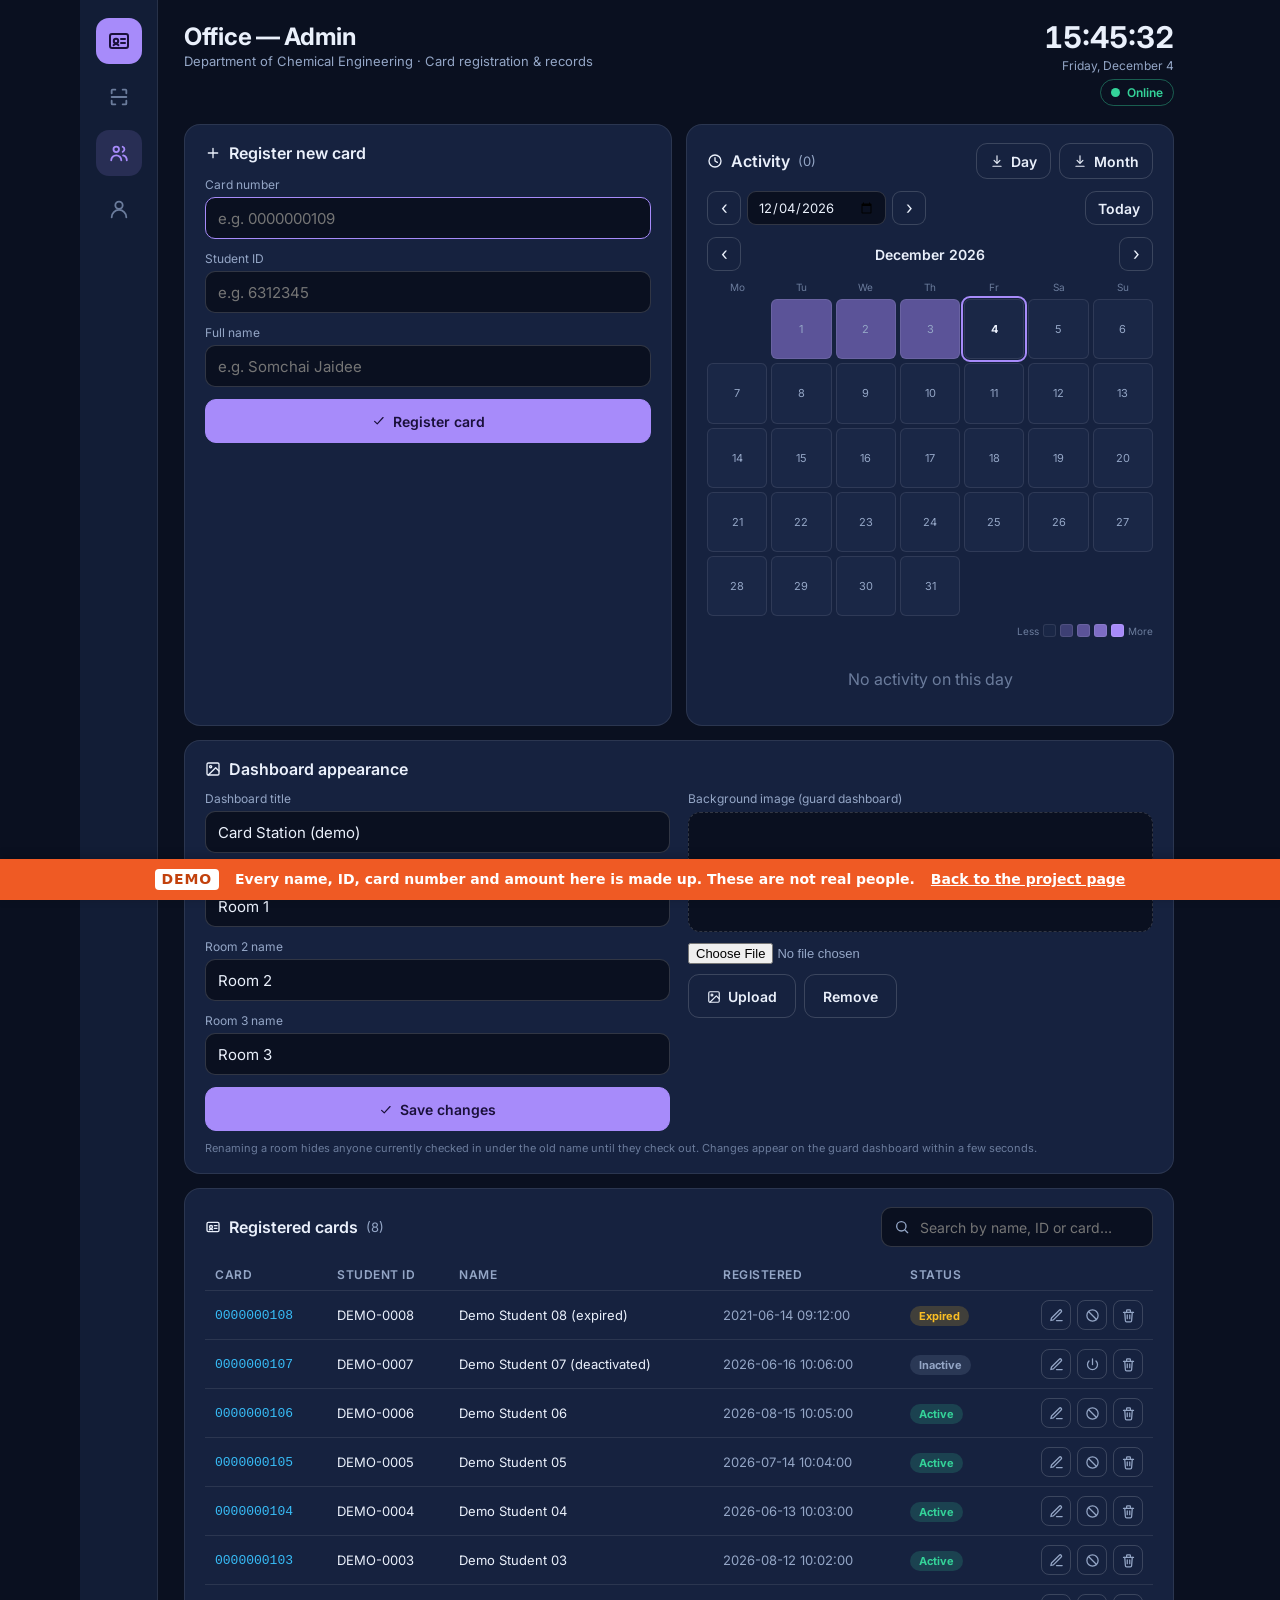
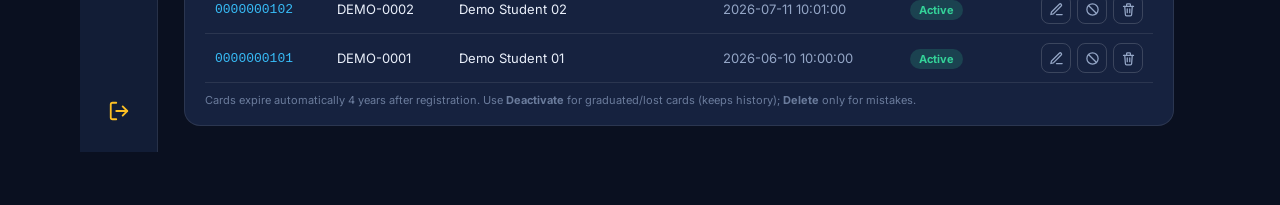
<file: tools/card-station/admin.html>
<!DOCTYPE html>
<html lang="en">
<head>
<script src="demo-api.js?v=2"></script>
<script src="../demo-banner.js?v=4" data-back="../../work/card-station.html"></script>
<meta charset="utf-8"/>
<meta name="viewport" content="width=device-width, initial-scale=1"/>
<title>Office — Admin</title>
<link rel="preconnect" href="https://fonts.googleapis.com">
<link href="https://fonts.googleapis.com/css2?family=Inter:wght@400;500;600;700&display=swap" rel="stylesheet">
<style>
  :root{
    --bg:#0a1020; --panel:#121d36; --panel2:#16223f; --card:#1a2746;
    --line:rgba(255,255,255,.09); --line2:rgba(255,255,255,.16);
    --txt:#eaf0fb; --mut:#94a6c6; --dim:#6b7c9c;
    --cyan:#38bdf8; --green:#34d399; --amber:#fbbf24; --red:#fb7185; --violet:#a78bfa;
  }
  *{box-sizing:border-box}
  body{margin:0;background:var(--bg);color:var(--txt);font-family:Inter,system-ui,Arial,sans-serif;-webkit-font-smoothing:antialiased}
  svg{display:inline-block}
  .wrap{max-width:1120px;margin:0 auto;min-height:100vh;display:flex}
  .side{width:78px;background:var(--panel);border-right:1px solid var(--line);display:flex;flex-direction:column;align-items:center;padding:18px 0;gap:10px;flex-shrink:0}
  .logo{width:46px;height:46px;border-radius:13px;background:var(--violet);display:flex;align-items:center;justify-content:center;color:#1a103a;font-size:24px}
  .nav{width:46px;height:46px;border-radius:13px;display:flex;align-items:center;justify-content:center;color:var(--dim);font-size:22px;cursor:pointer;transition:.15s;text-decoration:none}
  .nav:hover{background:var(--panel2);color:var(--txt)}
  .nav.on{background:rgba(167,139,250,.15);color:var(--violet)}
  .nav.foot{margin-top:auto;color:var(--amber)}
  .nav.foot:hover{background:rgba(251,113,133,.15);color:var(--red)}
  .main{flex:1;padding:22px 26px 26px;min-width:0}
  .top{display:flex;align-items:flex-start;justify-content:space-between;margin-bottom:18px}
  .title{font-size:24px;font-weight:700;letter-spacing:-.3px}
  .sub{font-size:13px;color:var(--mut);margin-top:2px}
  .rightcol{display:flex;flex-direction:column;align-items:flex-end;gap:6px}
  .clock{font-size:30px;font-weight:700;font-variant-numeric:tabular-nums;line-height:1;text-align:right}
  .date{font-size:12px;color:var(--mut)}
  .net{display:inline-flex;align-items:center;gap:7px;font-size:12px;font-weight:600;padding:5px 10px;border-radius:20px;border:1px solid var(--line2);color:var(--mut)}
  .net .dot{width:9px;height:9px;border-radius:50%;background:var(--dim)}
  .net.online{color:var(--green);border-color:rgba(52,211,153,.4)} .net.online .dot{background:var(--green)}
  .net.offline{color:var(--red);border-color:rgba(251,113,133,.45)} .net.offline .dot{background:var(--red)}
  .grid{display:grid;grid-template-columns:1fr 1fr;gap:14px;margin-bottom:14px}
  .card{background:var(--panel2);border:1px solid var(--line);border-radius:16px;padding:18px 20px}
  .card h2{margin:0 0 14px;font-size:16px;font-weight:600;display:flex;align-items:center;gap:8px}
  .field{margin-bottom:12px}
  .field label{font-size:12px;color:var(--mut);display:block;margin-bottom:5px}
  .field input{width:100%;height:42px;background:var(--bg);border:1px solid var(--line2);color:var(--txt);border-radius:10px;padding:0 12px;font-size:15px;font-family:inherit;outline:none}
  .field input:focus{border-color:var(--violet)}
  .btn{height:44px;padding:0 18px;border-radius:11px;border:1px solid var(--line2);background:transparent;color:var(--txt);font-size:14px;font-weight:600;cursor:pointer;font-family:inherit;display:inline-flex;align-items:center;gap:7px}
  .btn.primary{background:var(--violet);border-color:var(--violet);color:#1a103a;width:100%;justify-content:center}
  .msg{margin-top:12px;font-size:13px;padding:10px 12px;border-radius:10px;display:none}
  .msg.show{display:block}
  .msg.ok{background:rgba(52,211,153,.12);color:var(--green);border:1px solid rgba(52,211,153,.4)}
  .msg.err{background:rgba(251,113,133,.12);color:var(--red);border:1px solid rgba(251,113,133,.45)}
  .logwrap{max-height:300px;overflow:auto;display:flex;flex-direction:column;gap:6px}
  .logrow{display:flex;align-items:center;gap:10px;padding:8px 10px;border-radius:10px;background:var(--card)}
  .badge{font-size:11px;font-weight:700;padding:3px 9px;border-radius:20px}
  .badge.in{background:rgba(52,211,153,.18);color:var(--green)} .badge.out{background:rgba(251,191,36,.18);color:var(--amber)}
  .logrow .who{font-size:13px;font-weight:500} .logrow .meta{font-size:11px;color:var(--mut)}
  .logrow .t{margin-left:auto;font-size:11px;color:var(--dim);font-variant-numeric:tabular-nums}
  .tablecard{background:var(--panel2);border:1px solid var(--line);border-radius:16px;padding:18px 20px}
  .tablehead{display:flex;align-items:center;justify-content:space-between;gap:12px;margin-bottom:12px;flex-wrap:wrap}
  .tablehead h2{margin:0;font-size:16px;font-weight:600;display:flex;align-items:center;gap:8px}
  .search{display:flex;align-items:center;gap:8px;background:var(--bg);border:1px solid var(--line2);border-radius:10px;padding:0 12px;height:40px;min-width:240px}
  .search input{flex:1;background:transparent;border:0;outline:none;color:var(--txt);font-size:14px;font-family:inherit}
  .search svg{color:var(--mut)}
  table{width:100%;border-collapse:collapse;font-size:13px}
  thead th{text-align:left;color:var(--mut);font-weight:600;font-size:12px;text-transform:uppercase;letter-spacing:.5px;padding:8px 10px;border-bottom:1px solid var(--line)}
  tbody td{padding:9px 10px;border-bottom:1px solid var(--line)}
  tbody tr:hover{background:var(--card)}
  .mono{font-family:ui-monospace,Menlo,Consolas,monospace;color:var(--cyan)}
  .muted{color:var(--mut)}
  .emptyrow{color:var(--dim);text-align:center;padding:18px}
  .cmsgrid{display:grid;grid-template-columns:1fr 1fr;gap:18px}
  .bgprev{height:120px;border:1px dashed var(--line2);border-radius:12px;background:var(--bg) center/cover no-repeat;display:flex;align-items:center;justify-content:center;margin-bottom:10px}
  .cmsnote{font-size:11px;color:var(--dim);margin-top:10px}
  .sbadge{font-size:11px;font-weight:700;padding:3px 9px;border-radius:20px;white-space:nowrap}
  .sbadge.on{background:rgba(52,211,153,.18);color:var(--green)}
  .sbadge.exp{background:rgba(251,191,36,.18);color:var(--amber)}
  .sbadge.off{background:rgba(148,166,198,.16);color:var(--mut)}
  .rowacts{display:flex;gap:6px;justify-content:flex-end}
  .iconbtn{width:30px;height:30px;border-radius:8px;border:1px solid var(--line2);background:transparent;color:var(--mut);cursor:pointer;display:inline-flex;align-items:center;justify-content:center;font-size:15px}
  .iconbtn:hover{border-color:var(--violet);color:var(--violet)}
  .iconbtn.danger:hover{border-color:var(--red);color:var(--red);background:rgba(251,113,133,.12)}
  .modal{position:fixed;inset:0;background:rgba(5,9,18,.7);display:none;align-items:center;justify-content:center;z-index:50}
  .modal.show{display:flex}
  .sheet{width:380px;max-width:92vw;background:var(--panel);border:1px solid var(--line2);border-radius:18px;padding:22px}
  .sheet h3{margin:0 0 16px;font-size:18px;font-weight:700;display:flex;align-items:center;gap:8px}
  .eacts{display:flex;gap:10px;justify-content:flex-end;margin-top:6px}
  .eacts .btn{height:42px;padding:0 18px}
  .actbar{display:flex;align-items:center;justify-content:space-between;gap:10px;margin-bottom:12px;flex-wrap:wrap}
  .actbar .btn{height:36px;padding:0 13px}
  .actexport{display:flex;align-items:center;gap:8px}
  .datenav{display:flex;align-items:center;gap:6px;margin-bottom:12px;flex-wrap:wrap}
  .navbtn{height:34px;min-width:34px;padding:0 8px;border-radius:9px;border:1px solid var(--line2);background:var(--panel2);color:var(--txt);font-size:18px;line-height:1;cursor:pointer;font-family:inherit;display:flex;align-items:center;justify-content:center}
  .navbtn:hover{border-color:var(--violet);color:var(--violet)}
  .datenav input[type=date]{height:34px;background:var(--bg);border:1px solid var(--line2);color:var(--txt);border-radius:9px;padding:0 10px;font-size:13px;font-family:inherit;outline:none}
  .datenav input[type=date]:focus{border-color:var(--violet)}
  .daybtn{height:34px;padding:0 12px;margin-left:auto}
  .cal{margin-bottom:14px}
  .calhead{display:flex;align-items:center;justify-content:space-between;margin-bottom:8px}
  .calmonth{font-size:14px;font-weight:600}
  .calgrid{display:grid;grid-template-columns:repeat(7,1fr);gap:4px}
  .caldow{font-size:10px;color:var(--dim);text-align:center;padding:2px 0}
  .calcell{aspect-ratio:1;border-radius:6px;display:flex;align-items:center;justify-content:center;font-size:11px;cursor:pointer;border:1px solid var(--line);color:var(--mut);transition:.1s}
  .calcell:hover{border-color:var(--violet)}
  .calcell.empty{visibility:hidden;cursor:default;border:0}
  .calcell.sel{outline:2px solid var(--violet);outline-offset:1px;color:var(--txt);font-weight:700}
  .callegend{display:flex;align-items:center;gap:4px;justify-content:flex-end;margin-top:8px;font-size:10px;color:var(--dim)}
  .lg{width:13px;height:13px;border-radius:3px;display:inline-block;border:1px solid var(--line)}
  .lg0{background:var(--card)} .lg1{background:rgba(167,139,250,.28)} .lg2{background:rgba(167,139,250,.48)} .lg3{background:rgba(167,139,250,.72)} .lg4{background:var(--violet)}
  @media(max-width:760px){.grid{grid-template-columns:1fr}.cmsgrid{grid-template-columns:1fr}}
@media(max-width:600px){.side{width:56px}.main{padding:16px 12px 20px}table{display:block;overflow-x:auto;white-space:nowrap}}
</style>
</head>
<body>
<div class="wrap">
  <aside class="side">
    <div class="logo" data-i="id"></div>
    <a class="nav" data-i="scan" title="Guard station" href="guard.html"></a>
    <div class="nav on" data-i="users" title="Office / Admin"></div>
    <div class="nav" title="Account settings" id="account-btn"></div>
    <div class="nav foot" data-i="logout" title="Log out" id="logout"></div>
  </aside>

  <main class="main">
    <div class="top">
      <div>
        <div class="title">Office — Admin</div>
        <div class="sub">Department of Chemical Engineering · Card registration &amp; records</div>
      </div>
      <div class="rightcol">
        <div class="clock" id="clock">--:--:--</div>
        <div class="date" id="date"></div>
        <div class="net" id="net"><span class="dot"></span><span id="net-t">Connecting…</span></div>
      </div>
    </div>

    <div class="grid">
      <div class="card">
        <h2><span data-i="plus"></span> Register new card</h2>
        <div class="field"><label>Card number</label><input id="f-card" placeholder="e.g. 0000000109" autocomplete="off"/></div>
        <div class="field"><label>Student ID</label><input id="f-sid" placeholder="e.g. 6312345" autocomplete="off"/></div>
        <div class="field"><label>Full name</label><input id="f-name" placeholder="e.g. Somchai Jaidee" autocomplete="off"/></div>
        <button class="btn primary" id="f-save"><span data-i="check"></span> Register card</button>
        <div class="msg" id="f-msg"></div>
      </div>

      <div class="card">
        <div class="actbar">
          <h2 style="margin:0"><span data-i="clock"></span> Activity <span id="ev-count" class="muted" style="font-weight:400;font-size:13px"></span></h2>
          <div class="actexport">
            <button class="btn" id="exp-btn" title="Export the selected day"><span data-i="download"></span> Day</button>
            <button class="btn" id="exp-month-btn" title="Export the whole month shown in the calendar"><span data-i="download"></span> Month</button>
          </div>
        </div>
        <div class="datenav">
          <button class="navbtn" id="day-prev" title="Previous day">&lsaquo;</button>
          <input type="date" id="act-date" title="Pick a day"/>
          <button class="navbtn" id="day-next" title="Next day">&rsaquo;</button>
          <button class="btn daybtn" id="act-today">Today</button>
        </div>
        <div class="cal">
          <div class="calhead">
            <button class="navbtn" id="mon-prev" title="Previous month">&lsaquo;</button>
            <div id="calmonth" class="calmonth"></div>
            <button class="navbtn" id="mon-next" title="Next month">&rsaquo;</button>
          </div>
          <div class="calgrid" id="calgrid"></div>
          <div class="callegend"><span>Less</span><i class="lg lg0"></i><i class="lg lg1"></i><i class="lg lg2"></i><i class="lg lg3"></i><i class="lg lg4"></i><span>More</span></div>
        </div>
        <div id="exp-msg" class="msg"></div>
        <div class="logwrap" id="log"><div class="emptyrow">Loading…</div></div>
      </div>
    </div>

    <div class="tablecard" style="margin-bottom:14px">
      <div class="tablehead"><h2><span data-i="image"></span> Dashboard appearance</h2></div>
      <div class="cmsgrid">
        <div>
          <div class="field"><label>Dashboard title</label><input id="cms-title" placeholder="Card Station"/></div>
          <div class="field"><label>Room 1 name</label><input id="cms-room0"/></div>
          <div class="field"><label>Room 2 name</label><input id="cms-room1"/></div>
          <div class="field"><label>Room 3 name</label><input id="cms-room2"/></div>
          <button class="btn primary" id="cms-save"><span data-i="check"></span> Save changes</button>
          <div class="msg" id="cms-msg"></div>
        </div>
        <div>
          <div class="field" style="margin-bottom:6px"><label>Background image (guard dashboard)</label></div>
          <div class="bgprev" id="cms-bgprev"><span class="muted">No background set</span></div>
          <input type="file" id="cms-bgfile" accept="image/png,image/jpeg,image/gif,image/webp" style="font-size:13px;color:var(--mut)"/>
          <div style="display:flex;gap:8px;margin-top:10px">
            <button class="btn" id="cms-bgupload"><span data-i="image"></span> Upload</button>
            <button class="btn" id="cms-bgclear">Remove</button>
          </div>
          <div class="msg" id="cms-bgmsg"></div>
        </div>
      </div>
      <div class="cmsnote">Renaming a room hides anyone currently checked in under the old name until they check out. Changes appear on the guard dashboard within a few seconds.</div>
    </div>

    <div class="tablecard">
      <div class="tablehead">
        <h2><span data-i="id"></span> Registered cards <span id="stu-count" class="muted" style="font-weight:400;font-size:13px"></span></h2>
        <div class="search"><span data-i="search"></span><input id="q" placeholder="Search by name, ID or card…"/></div>
      </div>
      <table>
        <thead><tr><th>Card</th><th>Student ID</th><th>Name</th><th>Registered</th><th>Status</th><th></th></tr></thead>
        <tbody id="rows"><tr><td colspan="6" class="emptyrow">Loading…</td></tr></tbody>
      </table>
      <div class="cmsnote">Cards expire automatically 4 years after registration. Use <b>Deactivate</b> for graduated/lost cards (keeps history); <b>Delete</b> only for mistakes.</div>
    </div>
  </main>
</div>

<div class="modal" id="edit-modal">
  <div class="sheet">
    <h3><span data-i="edit"></span> Edit card</h3>
    <div class="field"><label>Card number</label><input id="e-card" readonly/></div>
    <div class="field"><label>Student ID</label><input id="e-sid" autocomplete="off"/></div>
    <div class="field"><label>Full name</label><input id="e-name" autocomplete="off"/></div>
    <div class="msg" id="e-msg"></div>
    <div class="eacts"><button class="btn" id="e-cancel">Cancel</button><button class="btn primary" id="e-save"><span data-i="check"></span> Save</button></div>
  </div>
</div>

<script>
const API = location.protocol === "file:" ? "http://127.0.0.1:5000" : "";
const ICONS={
 id:'<rect x="3" y="5" width="18" height="14" rx="2"/><circle cx="9" cy="12" r="2.2"/><path d="M14 10h4M14 14h4M6.6 16.2a3 3 0 0 1 4.8 0"/>',
 scan:'<path d="M4 8V5a1 1 0 0 1 1-1h3M16 4h3a1 1 0 0 1 1 1v3M20 16v3a1 1 0 0 1-1 1h-3M8 20H5a1 1 0 0 1-1-1v-3M4 12h16"/>',
 users:'<circle cx="9" cy="8" r="3"/><path d="M3.5 20a5.5 5.5 0 0 1 11 0"/><path d="M16 5.2a3 3 0 0 1 0 5.6M20.5 20a5.5 5.5 0 0 0-4-5.3"/>',
 lock:'<rect x="5" y="11" width="14" height="9" rx="2"/><path d="M8 11V8a4 4 0 0 1 8 0v3"/>',
 logout:'<path d="M9 21H5a2 2 0 0 1-2-2V5a2 2 0 0 1 2-2h4"/><path d="M16 17l5-5-5-5"/><path d="M21 12H9"/>',
 clock:'<circle cx="12" cy="12" r="9"/><path d="M12 7v5l3.5 2"/>',
 check:'<path d="M4.5 12.5l4.5 4.5 10-11"/>',
 plus:'<path d="M12 5v14M5 12h14"/>',
 image:'<rect x="3" y="3" width="18" height="18" rx="2"/><circle cx="8.5" cy="8.5" r="1.6"/><path d="M21 15l-5-5L5 21"/>',
 download:'<path d="M12 3v12"/><path d="M7 11l5 5 5-5"/><path d="M5 21h14"/>',
 search:'<circle cx="11" cy="11" r="7"/><path d="M20.5 20.5l-4.2-4.2"/>',
 alert:'<path d="M10.3 4.3 2.6 18a2 2 0 0 0 1.7 3h15.4a2 2 0 0 0 1.7-3L13.7 4.3a2 2 0 0 0-3.4 0z"/><path d="M12 9.5v4"/><circle cx="12" cy="17" r="0.7" fill="currentColor" stroke="none"/>',
 edit:'<path d="M12 20h9"/><path d="M16.5 3.5a2.1 2.1 0 0 1 3 3L7 19l-4 1 1-4z"/>',
 ban:'<circle cx="12" cy="12" r="9"/><path d="M5.6 5.6l12.8 12.8"/>',
 power:'<path d="M12 3v9"/><path d="M6.4 6.4a8 8 0 1 0 11.2 0"/>',
 trash:'<path d="M4 7h16"/><path d="M10 11v6M14 11v6"/><path d="M6 7l1 13a2 2 0 0 0 2 2h6a2 2 0 0 0 2-2l1-13"/><path d="M9 7V4a1 1 0 0 1 1-1h4a1 1 0 0 1 1 1v3"/>'
};
function svg(n){return '<svg viewBox="0 0 24 24" width="1em" height="1em" fill="none" stroke="currentColor" stroke-width="2" stroke-linecap="round" stroke-linejoin="round" style="vertical-align:-0.125em">'+(ICONS[n]||'')+'</svg>';}
function fillIcons(r){(r||document).querySelectorAll('[data-i]').forEach(e=>e.innerHTML=svg(e.getAttribute('data-i')));}

const $=id=>document.getElementById(id);
const pad=n=>String(n).padStart(2,"0");
let allStudents=[];
function tick(){const d=new Date();$("clock").textContent=pad(d.getHours())+":"+pad(d.getMinutes())+":"+pad(d.getSeconds());$("date").textContent=d.toLocaleDateString(undefined,{weekday:"long",day:"numeric",month:"long"});}
function setOnline(ok){const el=$("net");el.className="net "+(ok?"online":"offline");$("net-t").textContent=ok?"Online":"Offline";}
function showMsg(kind,text){const m=$("f-msg");m.className="msg show "+kind;m.textContent=text;}
// --- session: server-side is the real gate; this just keeps the UI honest ---
async function requireAdmin(){
  try{
    const r=await fetch(API+"/api/me",{credentials:"same-origin"});
    if(!r.ok){ location.replace("index.html"); return false; }
    const me=await r.json();
    if(me.role!=="admin"){ location.replace("index.html"); return false; }
    return true;
  }catch(e){ location.replace("index.html"); return false; }
}
async function logout(){ try{ await fetch(API+"/api/logout",{credentials:"same-origin"}); }catch(e){} location.replace("index.html"); }
async function api(path,opts){opts=opts||{};opts.credentials="same-origin";const r=await fetch(API+path,opts);if(r.status===401){location.replace("index.html");throw new Error("Unauthorized");}setOnline(true);return r;}
function esc(s){return (s||"").replace(/[&<>]/g,c=>({"&":"&amp;","<":"&lt;",">":"&gt;"}[c]));}

async function loadStudents(){
  try{
    const r=await api("/api/students");allStudents=await r.json();
    $("stu-count").textContent="("+allStudents.length+")";
    renderStudents();
  }catch(e){ setOnline(false); $("rows").innerHTML='<tr><td colspan="6" class="emptyrow">Cannot reach the server. Is app.py running?</td></tr>'; }
}
function statusBadge(s){
  if(!s.active) return '<span class="sbadge off">Inactive</span>';
  if(s.expired) return '<span class="sbadge exp">Expired</span>';
  return '<span class="sbadge on">Active</span>';
}
function studentRow(s){
  const toggle=s.active
    ? `<button class="iconbtn" data-toggle="${esc(s.card_id)}" data-active="1" title="Deactivate">${svg("ban")}</button>`
    : `<button class="iconbtn" data-toggle="${esc(s.card_id)}" data-active="0" title="Reactivate">${svg("power")}</button>`;
  return `<tr>
    <td class="mono">${esc(s.card_id)}</td>
    <td>${esc(s.student_id)}</td>
    <td>${esc(s.name)}</td>
    <td class="muted">${esc(s.registered_at||"")}</td>
    <td>${statusBadge(s)}</td>
    <td><div class="rowacts">
      <button class="iconbtn" data-edit="${esc(s.card_id)}" title="Edit">${svg("edit")}</button>
      ${toggle}
      <button class="iconbtn danger" data-del="${esc(s.card_id)}" title="Delete">${svg("trash")}</button>
    </div></td>
  </tr>`;
}
function renderStudents(){
  const q=$("q").value.trim().toLowerCase();
  const list=allStudents.filter(s=>!q||(s.name+" "+s.student_id+" "+s.card_id).toLowerCase().includes(q));
  if(!list.length){$("rows").innerHTML='<tr><td colspan="6" class="emptyrow">'+(q?"No matches":"No cards registered yet")+'</td></tr>';return;}
  $("rows").innerHTML=list.map(studentRow).join("");
  $("rows").querySelectorAll("[data-edit]").forEach(b=>b.onclick=()=>openEdit(b.dataset.edit));
  $("rows").querySelectorAll("[data-toggle]").forEach(b=>b.onclick=()=>toggleActive(b.dataset.toggle,b.dataset.active==="1"));
  $("rows").querySelectorAll("[data-del]").forEach(b=>b.onclick=()=>deleteStudent(b.dataset.del));
}

// --- student management: edit / deactivate / delete ---
let editCard=null;
function findStudent(card){ return allStudents.find(s=>s.card_id===card); }
function openEdit(card){
  const s=findStudent(card); if(!s) return;
  editCard=card;
  $("e-card").value=s.card_id; $("e-sid").value=s.student_id; $("e-name").value=s.name;
  $("e-msg").className="msg";
  $("edit-modal").classList.add("show");
  setTimeout(()=>$("e-sid").focus(),50);
}
function closeEdit(){ $("edit-modal").classList.remove("show"); editCard=null; }
async function saveEdit(){
  if(!editCard) return;
  const sid=$("e-sid").value.trim(), name=$("e-name").value.trim();
  if(!sid||!name){ $("e-msg").className="msg show err"; $("e-msg").textContent="Student ID and name are required."; return; }
  try{
    const r=await api("/api/student/"+encodeURIComponent(editCard),{method:"PATCH",headers:{"Content-Type":"application/json"},body:JSON.stringify({student_id:sid,name:name})});
    if(!r.ok){ const d=await r.json().catch(()=>({})); throw new Error(d.error||"update failed"); }
    closeEdit(); loadStudents();
  }catch(e){ $("e-msg").className="msg show err"; $("e-msg").textContent="Could not save: "+(e.message||e); }
}
async function toggleActive(card,isActive){
  const s=findStudent(card); if(!s) return;
  const to=!isActive;
  if(!confirm((to?"Reactivate ":"Deactivate ")+s.name+"? "+(to?"They can check in again.":"They won't be able to check in."))) return;
  try{
    const r=await api("/api/student/"+encodeURIComponent(card),{method:"PATCH",headers:{"Content-Type":"application/json"},body:JSON.stringify({active:to})});
    if(!r.ok) throw new Error("failed"); loadStudents();
  }catch(e){ showMsg("err","Could not update the card."); }
}
async function deleteStudent(card){
  const s=findStudent(card); if(!s) return;
  if(!confirm("Delete "+s.name+" ("+s.card_id+")?\n\nThis removes the card permanently; past activity stays but will show as unknown. For graduated students, Deactivate is usually better.")) return;
  try{
    const r=await api("/api/student/"+encodeURIComponent(card),{method:"DELETE"});
    if(!r.ok) throw new Error("failed"); loadStudents();
  }catch(e){ showMsg("err","Could not delete the card."); }
}

async function loadLog(){
  try{
    const r=await api("/api/events?date="+encodeURIComponent(actDate));const d=await r.json();
    const ev=d.events||[];
    $("ev-count").textContent="("+(d.count!=null?d.count:ev.length)+")";
    if(!ev.length){$("log").innerHTML='<div class="emptyrow">No activity on this day</div>';return;}
    $("log").innerHTML=ev.map(e=>{const isIn=e.action==="IN";return `<div class="logrow"><span class="badge ${isIn?'in':'out'}">${isIn?'IN':'OUT'}</span><div><div class="who">${esc(e.name)}</div><div class="meta">${esc(e.student_id)} · ${esc(e.room||'')}</div></div><span class="t">${esc(e.time||'')}</span></div>`;}).join("");
  }catch(e){ setOnline(false); $("log").innerHTML='<div class="emptyrow">Cannot reach the server.</div>'; }
}

async function register(){
  const card=$("f-card").value.trim(),sid=$("f-sid").value.trim(),name=$("f-name").value.trim();
  if(!card||!sid||!name){ showMsg("err","Please fill in card number, student ID and name."); return; }
  try{
    const r=await api("/api/student",{method:"POST",headers:{"Content-Type":"application/json"},body:JSON.stringify({card_id:card,student_id:sid,name:name})});
    const d=await r.json();
    if(r.status===409){ showMsg("err","That card is already registered."); return; }
    if(!r.ok){ throw new Error(d.error||"registration failed"); }
    showMsg("ok","Registered "+name+" ("+sid+").");
    $("f-card").value="";$("f-sid").value="";$("f-name").value="";$("f-card").focus();
    loadStudents();
  }catch(e){ setOnline(false); showMsg("err","Could not register: "+(e.message||e)+". Is the server running?"); }
}

// --- Activity browser: date navigation + colour calendar ---
function todayStr(){const d=new Date();return d.getFullYear()+"-"+pad(d.getMonth()+1)+"-"+pad(d.getDate());}
function ymd(d){return d.getFullYear()+"-"+pad(d.getMonth()+1)+"-"+pad(d.getDate());}
let actDate=todayStr();           // selected day shown in the log + exported
let calMonth=todayStr().slice(0,7); // YYYY-MM shown in the calendar
let calCounts={};                  // {YYYY-MM-DD: eventCount} for calMonth
const LVLBG=["var(--card)","rgba(167,139,250,.28)","rgba(167,139,250,.48)","rgba(167,139,250,.72)","var(--violet)"];
// Event-count cut-offs for heat levels 1→4. Each student visit is 2 events
// (in + out), so these are roughly ≤10, ≤25, ≤50, >50 students. Tune freely.
const HEAT_THRESHOLDS=[20,50,100];
function levelFor(c){ if(!c) return 0; for(let i=0;i<HEAT_THRESHOLDS.length;i++){ if(c<=HEAT_THRESHOLDS[i]) return i+1; } return HEAT_THRESHOLDS.length+1; }

async function loadCalendar(){
  try{ const r=await api("/api/activity/summary?month="+calMonth); calCounts=await r.json(); }
  catch(e){ calCounts={}; }
  renderCalendar();
}
function renderCalendar(){
  const [y,m]=calMonth.split("-").map(Number);
  const first=new Date(y,m-1,1);
  const startDow=(first.getDay()+6)%7;          // Monday = 0
  const days=new Date(y,m,0).getDate();
  $("calmonth").textContent=first.toLocaleDateString(undefined,{month:"long",year:"numeric"});
  let cells=["Mo","Tu","We","Th","Fr","Sa","Su"].map(d=>`<div class="caldow">${d}</div>`).join("");
  for(let i=0;i<startDow;i++) cells+='<div class="calcell empty"></div>';
  for(let day=1;day<=days;day++){
    const ds=calMonth+"-"+pad(day), c=calCounts[ds]||0, lvl=levelFor(c);
    const dark=lvl>=3?"color:#1a103a;":"";
    cells+=`<div class="calcell${ds===actDate?' sel':''}" data-d="${ds}" title="${c} event${c===1?'':'s'}" style="background:${LVLBG[lvl]};${dark}">${day}</div>`;
  }
  $("calgrid").innerHTML=cells;
  $("calgrid").querySelectorAll(".calcell[data-d]").forEach(el=>el.onclick=()=>setActDate(el.dataset.d));
}
function setActDate(ds){
  actDate=ds; $("act-date").value=ds;
  const mon=ds.slice(0,7);
  if(mon!==calMonth){ calMonth=mon; loadCalendar(); } else { renderCalendar(); }
  loadLog();
}
function shiftDay(delta){ const d=new Date(actDate+"T00:00:00"); d.setDate(d.getDate()+delta); setActDate(ymd(d)); }
function shiftMonth(delta){ const [y,m]=calMonth.split("-").map(Number); const d=new Date(y,m-1+delta,1); calMonth=ymd(d).slice(0,7); loadCalendar(); }

async function downloadCsv(query, label){
  const m=$("exp-msg");
  try{
    const r=await api("/api/export/events.csv?"+query);
    if(!r.ok){ const d=await r.json().catch(()=>({})); throw new Error(d.error||("HTTP "+r.status)); }
    const blob=await r.blob();
    const url=URL.createObjectURL(blob);
    const a=document.createElement("a");
    a.href=url; a.download="activity-"+label+".csv";
    document.body.appendChild(a); a.click(); a.remove();
    URL.revokeObjectURL(url);
    m.className="msg show ok"; m.textContent="Exported activity for "+label+".";
  }catch(e){ m.className="msg show err"; m.textContent="Export failed: "+(e.message||e); }
}
function exportDay(){ downloadCsv("date="+encodeURIComponent(actDate), actDate); }
function exportMonth(){ downloadCsv("month="+encodeURIComponent(calMonth), calMonth); }

// --- CMS: dashboard appearance ---
function cmsMsg(id,kind,t){const m=$(id);m.className="msg show "+kind;m.textContent=t;}
function setBgPreview(url){
  const el=$("cms-bgprev");
  if(url){ el.style.backgroundImage="url('"+API+url+"')"; el.innerHTML=""; }
  else { el.style.backgroundImage="none"; el.innerHTML='<span class="muted">No background set</span>'; }
}
async function loadSettings(){
  try{
    const r=await api("/api/settings");const s=await r.json();
    $("cms-title").value=s.dashboard_title||"";
    (s.rooms||[]).forEach((rm,i)=>{const el=$("cms-room"+i);if(el)el.value=rm.n||"";});
    setBgPreview(s.background_url);
  }catch(e){ /* leave fields blank if settings can't load */ }
}
async function saveSettings(){
  const title=$("cms-title").value.trim();
  const rooms=[$("cms-room0").value.trim(),$("cms-room1").value.trim(),$("cms-room2").value.trim()];
  try{
    const r=await api("/api/settings",{method:"POST",headers:{"Content-Type":"application/json"},body:JSON.stringify({dashboard_title:title,rooms:rooms})});
    if(!r.ok) throw new Error("save failed");
    cmsMsg("cms-msg","ok","Saved. The guard dashboard will pick this up shortly.");
  }catch(e){ cmsMsg("cms-msg","err","Could not save settings. Is the server running?"); }
}
async function uploadBg(){
  const f=$("cms-bgfile").files[0];
  if(!f){ cmsMsg("cms-bgmsg","err","Choose an image first."); return; }
  const fd=new FormData(); fd.append("file",f);
  try{
    const r=await api("/api/background",{method:"POST",body:fd});
    const d=await r.json();
    if(!r.ok) throw new Error(d.error||"upload failed");
    setBgPreview(d.background_url); $("cms-bgfile").value="";
    cmsMsg("cms-bgmsg","ok","Background updated.");
  }catch(e){ cmsMsg("cms-bgmsg","err",String(e.message||e)); }
}
async function clearBg(){
  try{
    const r=await api("/api/background",{method:"DELETE"});
    const d=await r.json();
    setBgPreview(d.background_url);
    cmsMsg("cms-bgmsg","ok","Background removed.");
  }catch(e){ cmsMsg("cms-bgmsg","err","Could not remove the background."); }
}

async function init(){
  if(!await requireAdmin()) return;
  fillIcons();tick();setInterval(tick,1000);
  $("f-save").onclick=register;
  $("logout").onclick=logout;
  $("cms-save").onclick=saveSettings;
  $("cms-bgupload").onclick=uploadBg;
  $("cms-bgclear").onclick=clearBg;
  $("exp-btn").onclick=exportDay;
  $("exp-month-btn").onclick=exportMonth;
  $("act-date").value=actDate;
  $("act-date").onchange=()=>{ if($("act-date").value) setActDate($("act-date").value); };
  $("day-prev").onclick=()=>shiftDay(-1);
  $("day-next").onclick=()=>shiftDay(1);
  $("act-today").onclick=()=>setActDate(todayStr());
  $("mon-prev").onclick=()=>shiftMonth(-1);
  $("mon-next").onclick=()=>shiftMonth(1);
  $("e-cancel").onclick=closeEdit;
  $("e-save").onclick=saveEdit;
  $("edit-modal").addEventListener("click",e=>{ if(e.target===$("edit-modal")) closeEdit(); });
  $("e-name").addEventListener("keydown",e=>{ if(e.key==="Enter") saveEdit(); });
  $("e-sid").addEventListener("keydown",e=>{ if(e.key==="Enter") saveEdit(); });
  loadSettings();
  $("q").addEventListener("input",renderStudents);
  document.querySelectorAll("#f-card,#f-sid,#f-name").forEach(el=>el.addEventListener("keydown",e=>{if(e.key==="Enter")register();}));
  loadStudents();loadLog();loadCalendar();
  // refresh the open day's log; refresh the calendar only while viewing this month
  setInterval(loadLog,5000);
  setInterval(()=>{ if(calMonth===todayStr().slice(0,7)) loadCalendar(); },30000);
  setInterval(loadStudents,15000);
  $("f-card").focus();
}
document.addEventListener("DOMContentLoaded",init);
</script>
<script src="account.js"></script>
</body>
</html>
</file>
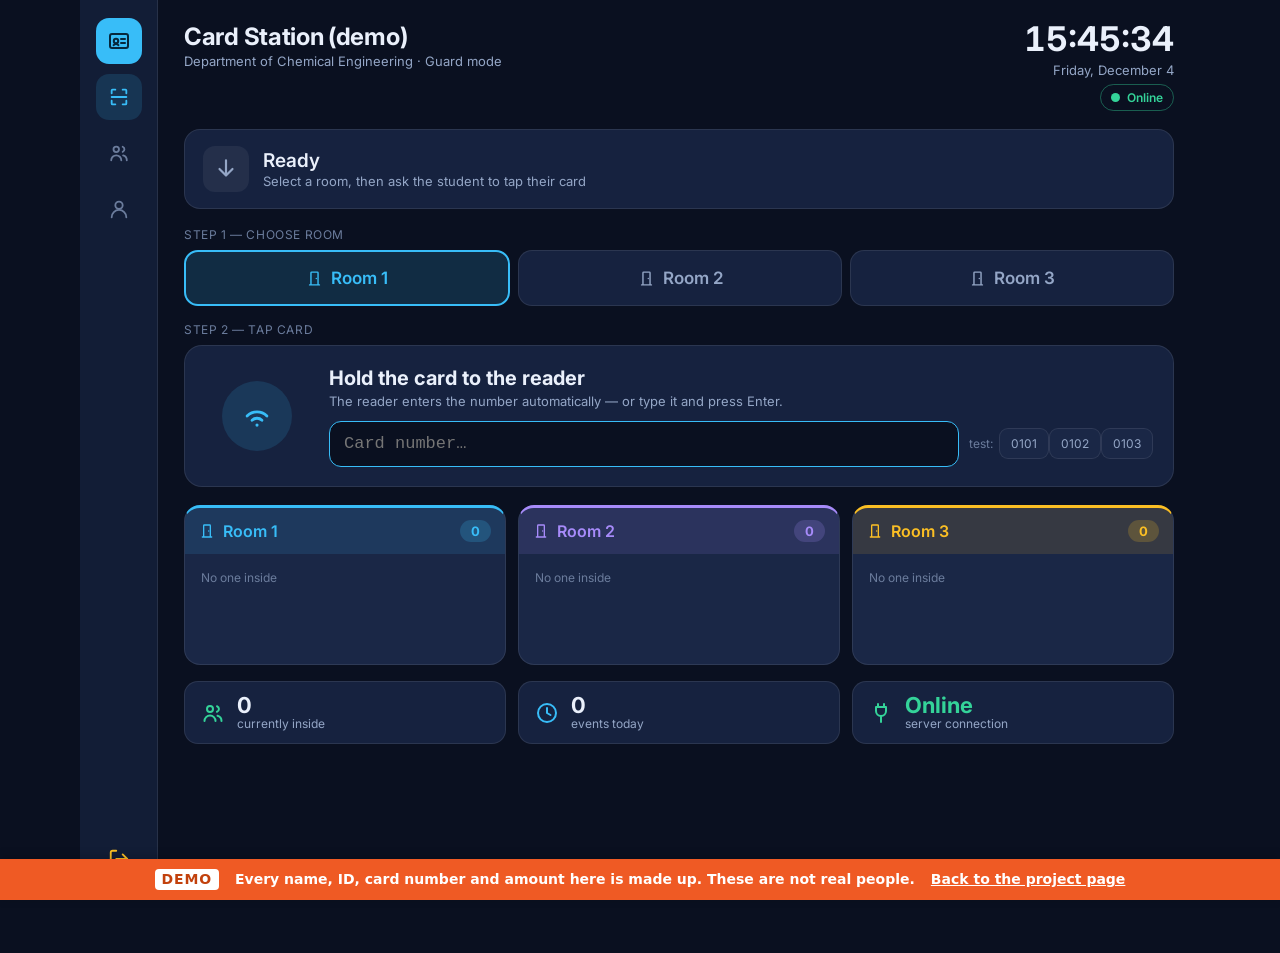
<file: tools/card-station/guard.html>
<!DOCTYPE html>
<html lang="en">
<head>
<script src="demo-api.js?v=2"></script>
<script src="../demo-banner.js?v=4" data-back="../../work/card-station.html"></script>
<meta charset="utf-8"/>
<meta name="viewport" content="width=device-width, initial-scale=1"/>
<title>Card Station — Guard</title>
<link rel="preconnect" href="https://fonts.googleapis.com">
<link href="https://fonts.googleapis.com/css2?family=Inter:wght@400;500;600;700&display=swap" rel="stylesheet">
<style>
  :root{
    --bg:#0a1020; --panel:#121d36; --panel2:#16223f; --card:#1a2746;
    --line:rgba(255,255,255,.09); --line2:rgba(255,255,255,.16);
    --txt:#eaf0fb; --mut:#94a6c6; --dim:#6b7c9c;
    --cyan:#38bdf8; --green:#34d399; --amber:#fbbf24; --red:#fb7185; --violet:#a78bfa;
  }
  *{box-sizing:border-box}
  body{margin:0;background:var(--bg);color:var(--txt);font-family:Inter,system-ui,Arial,sans-serif;-webkit-font-smoothing:antialiased}
  svg{display:inline-block}
  .wrap{max-width:1120px;margin:0 auto;min-height:100vh;display:flex}
  .side{width:78px;background:var(--panel);border-right:1px solid var(--line);display:flex;flex-direction:column;align-items:center;padding:18px 0;gap:10px;flex-shrink:0}
  .logo{width:46px;height:46px;border-radius:13px;background:var(--cyan);display:flex;align-items:center;justify-content:center;color:#06283d;font-size:24px}
  .nav{width:46px;height:46px;border-radius:13px;display:flex;align-items:center;justify-content:center;color:var(--dim);font-size:22px;cursor:pointer;transition:.15s;text-decoration:none}
  .nav:hover{background:var(--panel2);color:var(--txt)}
  .nav.on{background:rgba(56,189,248,.15);color:var(--cyan)}
  .nav.foot{margin-top:auto;color:var(--amber)}
  .nav.foot:hover{background:rgba(251,113,133,.15);color:var(--red)}
  .main{flex:1;padding:22px 26px 26px;min-width:0}
  .top{display:flex;align-items:flex-start;justify-content:space-between;margin-bottom:18px}
  .title{font-size:24px;font-weight:700;letter-spacing:-.3px}
  .sub{font-size:13px;color:var(--mut);margin-top:2px}
  .rightcol{display:flex;flex-direction:column;align-items:flex-end;gap:6px}
  .clock{font-size:34px;font-weight:700;font-variant-numeric:tabular-nums;line-height:1;text-align:right}
  .date{font-size:13px;color:var(--mut);text-align:right}
  .net{display:inline-flex;align-items:center;gap:7px;font-size:12px;font-weight:600;padding:5px 10px;border-radius:20px;border:1px solid var(--line2);color:var(--mut)}
  .net .dot{width:9px;height:9px;border-radius:50%;background:var(--dim)}
  .net.online{color:var(--green);border-color:rgba(52,211,153,.4)} .net.online .dot{background:var(--green)}
  .net.offline{color:var(--red);border-color:rgba(251,113,133,.45)} .net.offline .dot{background:var(--red)}
  .status{display:flex;align-items:center;gap:14px;padding:16px 18px;border-radius:16px;background:var(--panel2);border:1px solid var(--line);margin-bottom:18px;transition:background .25s,border-color .25s}
  .status .ic{width:46px;height:46px;border-radius:12px;display:flex;align-items:center;justify-content:center;font-size:26px;background:rgba(255,255,255,.06);color:var(--mut);flex-shrink:0}
  .status .m{font-size:19px;font-weight:600}
  .status .s{font-size:13px;color:var(--mut);margin-top:1px}
  .st-ok{background:rgba(52,211,153,.12);border-color:rgba(52,211,153,.4)} .st-ok .ic{background:rgba(52,211,153,.18);color:var(--green)} .st-ok .m{color:var(--green)}
  .st-warn{background:rgba(251,191,36,.12);border-color:rgba(251,191,36,.4)} .st-warn .ic{background:rgba(251,191,36,.18);color:var(--amber)} .st-warn .m{color:var(--amber)}
  .st-err{background:rgba(251,113,133,.12);border-color:rgba(251,113,133,.45)} .st-err .ic{background:rgba(251,113,133,.18);color:var(--red)} .st-err .m{color:var(--red)}
  .flash{animation:flash .5s ease}
  @keyframes flash{0%{transform:scale(.99)}40%{transform:scale(1.006)}100%{transform:scale(1)}}
  .hero{display:flex;gap:20px;align-items:center;background:var(--panel2);border:1px solid var(--line);border-radius:18px;padding:18px 20px;margin-bottom:18px}
  .scanwrap{position:relative;width:104px;height:104px;flex-shrink:0;display:flex;align-items:center;justify-content:center}
  .ring{position:absolute;inset:0;border-radius:50%;border:2px solid var(--cyan);opacity:0;animation:pulse 2.4s ease-out infinite}
  .ring:nth-child(2){animation-delay:.8s} .ring:nth-child(3){animation-delay:1.6s}
  @keyframes pulse{0%{transform:scale(.55);opacity:.7}100%{transform:scale(1.25);opacity:0}}
  .scandot{width:70px;height:70px;border-radius:50%;background:rgba(56,189,248,.14);display:flex;align-items:center;justify-content:center;color:var(--cyan);font-size:34px}
  .heromid{flex:1;min-width:0}
  .heromid h3{margin:0;font-size:20px;font-weight:700}
  .heromid p{margin:3px 0 12px;font-size:13px;color:var(--mut)}
  .scanrow{display:flex;gap:10px;flex-wrap:wrap;align-items:center}
  input#scan{height:46px;flex:1;min-width:170px;background:var(--bg);border:1px solid var(--line2);color:var(--txt);border-radius:12px;padding:0 14px;font-size:17px;font-family:ui-monospace,Menlo,Consolas,monospace;outline:none}
  input#scan:focus{border-color:var(--cyan)}
  .demo{display:flex;gap:6px;flex-wrap:wrap;align-items:center}
  .demo span{font-size:12px;color:var(--dim)}
  .chip{background:var(--card);border:1px solid var(--line);color:var(--mut);font-size:12px;padding:7px 11px;border-radius:9px;cursor:pointer;transition:.15s;font-family:inherit}
  .chip:hover{border-color:var(--line2);color:var(--txt)}
  .label{font-size:12px;color:var(--dim);text-transform:uppercase;letter-spacing:.6px;margin:2px 0 8px}
  .seg{display:flex;gap:8px;margin-bottom:16px}
  .seg button{flex:1;height:56px;border-radius:14px;border:1px solid var(--line);background:var(--panel2);color:var(--mut);font-size:17px;font-weight:600;cursor:pointer;display:flex;align-items:center;justify-content:center;gap:8px;transition:.15s;font-family:inherit}
  .seg button:hover{border-color:var(--line2);color:var(--txt)}
  .seg button.on[data-c=cyan]{background:rgba(56,189,248,.16);border:2px solid var(--cyan);color:var(--cyan)}
  .seg button.on[data-c=violet]{background:rgba(167,139,250,.16);border:2px solid var(--violet);color:var(--violet)}
  .seg button.on[data-c=amber]{background:rgba(251,191,36,.16);border:2px solid var(--amber);color:var(--amber)}
  .rooms{display:grid;grid-template-columns:repeat(3,1fr);gap:12px;margin-bottom:16px}
  .room{background:var(--card);border:1px solid var(--line);border-radius:16px;overflow:hidden;display:flex;flex-direction:column;min-height:160px}
  .rhead{display:flex;align-items:center;justify-content:space-between;padding:12px 14px}
  .rname{display:flex;align-items:center;gap:8px;font-size:16px;font-weight:600}
  .rright{display:flex;align-items:center;gap:8px}
  .rcount{font-size:13px;font-weight:700;padding:3px 11px;border-radius:20px}
  .clearbtn{font-size:11px;font-weight:600;padding:4px 9px;border-radius:8px;border:1px solid var(--line2);background:transparent;color:var(--mut);cursor:pointer;font-family:inherit}
  .clearbtn:hover{border-color:var(--red);color:var(--red);background:rgba(251,113,133,.12)}
  .kick{margin-left:6px;width:24px;height:24px;border-radius:7px;border:1px solid var(--line2);background:transparent;color:var(--dim);cursor:pointer;display:flex;align-items:center;justify-content:center;font-size:13px;flex-shrink:0}
  .kick:hover{border-color:var(--red);color:var(--red);background:rgba(251,113,133,.12)}
  .room[data-c=cyan]{border-top:3px solid var(--cyan)} .room[data-c=cyan] .rhead{background:rgba(56,189,248,.12)} .room[data-c=cyan] .rname{color:var(--cyan)} .room[data-c=cyan] .rcount{background:rgba(56,189,248,.2);color:var(--cyan)}
  .room[data-c=violet]{border-top:3px solid var(--violet)} .room[data-c=violet] .rhead{background:rgba(167,139,250,.12)} .room[data-c=violet] .rname{color:var(--violet)} .room[data-c=violet] .rcount{background:rgba(167,139,250,.2);color:var(--violet)}
  .room[data-c=amber]{border-top:3px solid var(--amber)} .room[data-c=amber] .rhead{background:rgba(251,191,36,.12)} .room[data-c=amber] .rname{color:var(--amber)} .room[data-c=amber] .rcount{background:rgba(251,191,36,.2);color:var(--amber)}
  .people{padding:6px 10px 10px;display:flex;flex-direction:column;gap:6px}
  .person{display:flex;align-items:center;gap:9px;padding:6px;border-radius:10px;background:var(--panel2)}
  .av{width:30px;height:30px;border-radius:50%;display:flex;align-items:center;justify-content:center;font-size:12px;font-weight:700;color:#06283d;flex-shrink:0}
  .pn{font-size:13px;font-weight:500;line-height:1.1}
  .pid{font-size:11px;color:var(--mut)}
  .ptime{margin-left:auto;font-size:11px;color:var(--dim);font-variant-numeric:tabular-nums}
  .empty{color:var(--dim);font-size:12px;padding:10px 6px}
  .foot{display:flex;gap:12px}
  .stat{flex:1;background:var(--panel2);border:1px solid var(--line);border-radius:14px;padding:12px 16px;display:flex;align-items:center;gap:12px}
  .stat .ic{font-size:24px;display:flex}
  .stat .v{font-size:22px;font-weight:700;line-height:1} .stat .k{font-size:12px;color:var(--mut)}
  @media(max-width:600px){.side{width:56px}.main{padding:16px 12px 20px}.foot{flex-direction:column}.rooms{grid-template-columns:1fr}.hero{padding:14px}.scanwrap{display:none}#scan{min-width:0;width:100%}}
</style>
</head>
<body>
<div class="wrap">
  <aside class="side">
    <div class="logo" data-i="id"></div>
    <div class="nav on" data-i="scan" title="Station"></div>
    <a class="nav" data-i="users" title="Office / Admin" href="admin.html" id="office-nav" style="display:none"></a>
    <div class="nav" title="Account settings" id="account-btn"></div>
    <div class="nav foot" data-i="logout" title="Log out" id="logout"></div>
  </aside>

  <main class="main">
    <div class="top">
      <div>
        <div class="title">Card Station</div>
        <div class="sub">Department of Chemical Engineering · Guard mode</div>
      </div>
      <div class="rightcol">
        <div class="clock" id="clock">--:--:--</div>
        <div class="date" id="date"></div>
        <div class="net" id="net"><span class="dot"></span><span id="net-t">Connecting…</span></div>
      </div>
    </div>

    <div class="status" id="status">
      <div class="ic" id="st-ic" data-i="down"></div>
      <div><div class="m" id="st-m">Ready</div><div class="s" id="st-s">Select a room, then ask the student to tap their card</div></div>
    </div>

    <div class="label">Step 1 — choose room</div>
    <div class="seg" id="seg"></div>

    <div class="label">Step 2 — tap card</div>
    <div class="hero">
      <div class="scanwrap">
        <div class="ring"></div><div class="ring"></div><div class="ring"></div>
        <div class="scandot" data-i="wifi"></div>
      </div>
      <div class="heromid">
        <h3>Hold the card to the reader</h3>
        <p>The reader enters the number automatically — or type it and press Enter.</p>
        <div class="scanrow">
          <input id="scan" placeholder="Card number…" autocomplete="off"/>
          <div class="demo"><span>test:</span><div id="cards"></div></div>
        </div>
      </div>
    </div>

    <div class="rooms" id="rooms"></div>

    <div class="foot">
      <div class="stat"><span class="ic" style="color:var(--green)" data-i="users"></span><div><div class="v" id="total">0</div><div class="k">currently inside</div></div></div>
      <div class="stat"><span class="ic" style="color:var(--cyan)" data-i="clock"></span><div><div class="v" id="today">0</div><div class="k">events today</div></div></div>
      <div class="stat"><span class="ic" style="color:var(--green)" data-i="plug"></span><div><div class="v" id="conn">—</div><div class="k">server connection</div></div></div>
    </div>
  </main>
</div>

<script>
const API = location.protocol === "file:" ? "http://127.0.0.1:5000" : "";

// Ignore a duplicate scan of the same card within this window (ms) — tune here.
const SCAN_DEBOUNCE_MS = 2000;

const ICONS={
 id:'<rect x="3" y="5" width="18" height="14" rx="2"/><circle cx="9" cy="12" r="2.2"/><path d="M14 10h4M14 14h4M6.6 16.2a3 3 0 0 1 4.8 0"/>',
 scan:'<path d="M4 8V5a1 1 0 0 1 1-1h3M16 4h3a1 1 0 0 1 1 1v3M20 16v3a1 1 0 0 1-1 1h-3M8 20H5a1 1 0 0 1-1-1v-3M4 12h16"/>',
 door:'<path d="M5 21h14M7 21V4a1 1 0 0 1 1-1h8a1 1 0 0 1 1 1v17"/><circle cx="14.5" cy="12" r="1" fill="currentColor" stroke="none"/>',
 logout:'<path d="M9 21H5a2 2 0 0 1-2-2V5a2 2 0 0 1 2-2h4"/><path d="M16 17l5-5-5-5"/><path d="M21 12H9"/>',
 wifi:'<path d="M5 12a10 10 0 0 1 14 0"/><path d="M8.5 15a5 5 0 0 1 7 0"/><circle cx="12" cy="18.4" r="1.1" fill="currentColor" stroke="none"/>',
 users:'<circle cx="9" cy="8" r="3"/><path d="M3.5 20a5.5 5.5 0 0 1 11 0"/><path d="M16 5.2a3 3 0 0 1 0 5.6M20.5 20a5.5 5.5 0 0 0-4-5.3"/>',
 clock:'<circle cx="12" cy="12" r="9"/><path d="M12 7v5l3.5 2"/>',
 plug:'<path d="M9 6V3M15 6V3M7 6h10v4a5 5 0 0 1-10 0z"/><path d="M12 15v6"/>',
 check:'<path d="M4.5 12.5l4.5 4.5 10-11"/>',
 circlecheck:'<circle cx="12" cy="12" r="9"/><path d="M8 12l3 3 5-6"/>',
 alert:'<path d="M10.3 4.3 2.6 18a2 2 0 0 0 1.7 3h15.4a2 2 0 0 0 1.7-3L13.7 4.3a2 2 0 0 0-3.4 0z"/><path d="M12 9.5v4"/><circle cx="12" cy="17" r="0.7" fill="currentColor" stroke="none"/>',
 back:'<path d="M9 14l-4-4 4-4"/><path d="M5 10h10a4 4 0 0 1 0 8h-2"/>',
 down:'<path d="M12 4v12M6 12l6 6 6-6"/>',
 x:'<path d="M6 6l12 12M18 6L6 18"/>'
};
function svg(n){return '<svg viewBox="0 0 24 24" width="1em" height="1em" fill="none" stroke="currentColor" stroke-width="2" stroke-linecap="round" stroke-linejoin="round" style="vertical-align:-0.125em">'+(ICONS[n]||'')+'</svg>';}
function fillIcons(r){(r||document).querySelectorAll('[data-i]').forEach(e=>e.innerHTML=svg(e.getAttribute('data-i')));}

let ROOMS=[{n:"Room 1",c:"cyan"},{n:"Room 2",c:"violet"},{n:"Room 3",c:"amber"}];
const AVC={cyan:"#38bdf8",violet:"#a78bfa",amber:"#fbbf24"};
const SAMPLE=["0000000101","0000000102","0000000103"];
const $=id=>document.getElementById(id);
const pad=n=>String(n).padStart(2,"0");
let room=ROOMS[0].n;
let activeCards=new Set();
let busy=false;
let lastScan = { cardId: null, ts: 0 };

function tick(){const d=new Date();$("clock").textContent=pad(d.getHours())+":"+pad(d.getMinutes())+":"+pad(d.getSeconds());$("date").textContent=d.toLocaleDateString(undefined,{weekday:"long",day:"numeric",month:"long"});}
function initials(n){return (n||"?").split(" ").map(x=>x[0]).slice(0,2).join("").toUpperCase();}
function colorOf(rn){return (ROOMS.find(r=>r.n===rn)||{c:"cyan"}).c;}
function setStatus(ic,m,s,kind){const el=$("status");el.className="status flash"+(kind?" st-"+kind:"");$("st-ic").innerHTML=svg(ic);$("st-m").textContent=m;$("st-s").textContent=s||"";setTimeout(()=>el.classList.remove("flash"),500);}
function setOnline(ok){const el=$("net");el.className="net "+(ok?"online":"offline");$("net-t").textContent=ok?"Online":"Offline";$("conn").textContent=ok?"Online":"Offline";$("conn").style.color=ok?"var(--green)":"var(--red)";}

// --- session: server-side is the real gate; this just keeps the UI honest ---
// Guards run the station; admins are a superset and may use it too.
async function loadSession(){
  try{
    const r=await fetch(API+"/api/me",{credentials:"same-origin"});
    if(!r.ok){ location.replace("index.html"); return null; }
    const me=await r.json();
    if(me.role!=="guard" && me.role!=="admin"){ location.replace("index.html"); return null; }
    return me;
  }catch(e){ location.replace("index.html"); return null; }
}
async function logout(){ try{ await fetch(API+"/api/logout",{credentials:"same-origin"}); }catch(e){} location.replace("index.html"); }

// CMS appearance: title, room names and background are admin-editable.
function applyBackground(url){
  document.body.style.background = url
    ? "linear-gradient(rgba(10,16,32,.85),rgba(10,16,32,.92)), url('"+API+url+"') center/cover fixed no-repeat"
    : "";
}
async function loadSettings(){
  try{
    const r=await fetch(API+"/api/settings",{credentials:"same-origin"});
    if(!r.ok) return;
    const s=await r.json();
    if(s.dashboard_title){ const t=document.querySelector(".title"); if(t) t.textContent=s.dashboard_title; document.title=s.dashboard_title+" — Guard"; }
    if(Array.isArray(s.rooms) && s.rooms.length){ ROOMS=s.rooms.map(x=>({n:x.n,c:x.c})); if(!ROOMS.some(r=>r.n===room)) room=ROOMS[0].n; }
    applyBackground(s.background_url);
  }catch(e){ /* keep built-in defaults if settings can't load */ }
}

async function api(path,opts){
  opts=opts||{}; opts.credentials="same-origin";
  const r=await fetch(API+path,opts);
  if(r.status===401){ location.replace("index.html"); throw new Error("Unauthorized"); }
  setOnline(true);
  return r;
}

function seg(){const c=$("seg");c.innerHTML="";ROOMS.forEach(r=>{const b=document.createElement("button");b.dataset.c=r.c;b.innerHTML=svg("door")+" "+r.n;if(r.n===room)b.classList.add("on");b.onclick=()=>{room=r.n;seg();$("scan").focus();};c.appendChild(b);});}
function cards(){const c=$("cards");c.innerHTML="";SAMPLE.forEach(id=>{const b=document.createElement("button");b.className="chip";b.textContent=id.slice(-4);b.title=id;b.onclick=()=>{$("scan").value=id;scan(id);};c.appendChild(b);});}

let insideByCard={};  // card_id -> {name, room} for everyone currently inside
function renderRooms(list){
  const w=$("rooms");w.innerHTML="";const byRoom={};ROOMS.forEach(r=>byRoom[r.n]=[]);
  insideByCard={};
  (list||[]).forEach(a=>{(byRoom[a.room]=byRoom[a.room]||[]).push(a);insideByCard[a.card_id]={name:a.name,room:a.room};});
  ROOMS.forEach((r,idx)=>{
    const p=byRoom[r.n]||[];
    const el=document.createElement("div");el.className="room";el.dataset.c=r.c;
    let b=p.map(a=>`<div class="person"><div class="av" style="background:${AVC[r.c]}">${initials(a.name)}</div><div><div class="pn">${a.name}</div><div class="pid">${a.student_id}</div></div><div class="ptime">${a.time||""}</div><button class="kick" data-kick="${a.card_id}" title="Check out">${svg("x")}</button></div>`).join("");
    if(!p.length)b='<div class="empty">No one inside</div>';
    const clear=p.length?`<button class="clearbtn" data-cidx="${idx}">Clear</button>`:"";
    el.innerHTML=`<div class="rhead"><div class="rname">${svg("door")} ${r.n}</div><div class="rright">${clear}<div class="rcount">${p.length}</div></div></div><div class="people">${b}</div>`;
    w.appendChild(el);
  });
  w.querySelectorAll("[data-kick]").forEach(b=>b.onclick=()=>kickOne(b.dataset.kick));
  w.querySelectorAll("[data-cidx]").forEach(b=>b.onclick=()=>clearRoom(+b.dataset.cidx));
  $("total").textContent=(list||[]).length;
}

async function kickOne(card){
  const who=insideByCard[card]; if(!who||busy) return;
  if(!confirm("Check out "+who.name+"?")) return;
  busy=true;
  try{
    const r=await api("/api/checkout",{method:"POST",headers:{"Content-Type":"application/json"},body:JSON.stringify({card_id:card})});
    const d=await r.json(); if(!r.ok) throw new Error(d.error||"error");
    setStatus("back","Checked out · "+(d.room||""),who.name,"warn");
  }catch(e){ setOnline(false); setStatus("alert","Check-out failed",String(e.message||e),"err"); }
  finally{ busy=false; }
  await refresh();
}
async function clearRoom(idx){
  const room=(ROOMS[idx]||{}).n; if(!room||busy) return;
  const count=Object.values(insideByCard).filter(p=>p.room===room).length;
  if(!count) return;
  if(!confirm("Check out everyone in "+room+" ("+count+")?")) return;
  busy=true;
  try{
    const r=await api("/api/checkout-all",{method:"POST",headers:{"Content-Type":"application/json"},body:JSON.stringify({room:room})});
    const d=await r.json(); if(!r.ok) throw new Error(d.error||"error");
    setStatus("back","Room cleared · "+room,"Checked out "+(d.checked_out||0)+" "+((d.checked_out===1)?"person":"people"),"warn");
  }catch(e){ setOnline(false); setStatus("alert","Clear failed",String(e.message||e),"err"); }
  finally{ busy=false; }
  await refresh();
}

async function refresh(){
  try{
    const r=await api("/api/active");const list=await r.json();
    activeCards=new Set(list.map(a=>a.card_id));
    renderRooms(list);
    const e=await api("/api/events/today");const ev=await e.json();
    $("today").textContent=ev.count!=null?ev.count:(ev.events?ev.events.length:0);
  }catch(err){ setOnline(false); }
}

async function scan(card){
  const now = Date.now();
  if (card === lastScan.cardId && now - lastScan.ts < SCAN_DEBOUNCE_MS) return;
  lastScan = { cardId: card, ts: now };
  card=(card||"").trim();if(!card||busy)return;busy=true;
  try{
    let st;
    try{
      const r=await api("/api/student/"+encodeURIComponent(card));
      if(r.status===404){ setStatus("alert","Card not registered","Send the student to the office to register — "+card,"err"); return; }
      if(!r.ok) throw new Error("HTTP "+r.status);
      st=await r.json();
    }catch(e){ setOnline(false); setStatus("alert","Connection error","Cannot reach the server","err"); return; }

    if(activeCards.has(card)){
      try{
        const r=await api("/api/checkout",{method:"POST",headers:{"Content-Type":"application/json"},body:JSON.stringify({card_id:card})});
        const d=await r.json(); if(!r.ok) throw new Error(d.error||"error");
        setStatus("back","Checked out · "+(d.room||""),st.student_id+" · "+st.name,"warn");
      }catch(e){ setOnline(false); setStatus("alert","Check-out failed",String(e.message||e),"err"); }
    }else{
      if(st.expired){ setStatus("alert","Card expired","Registered over 4 years ago — send the student to the office","err"); return; }
      if(st.active===false){ setStatus("alert","Card deactivated","This card has been deactivated — send the student to the office","err"); return; }
      if(!room){ setStatus("alert","Pick a room first","Select a room above","warn"); return; }
      try{
        const r=await api("/api/checkin",{method:"POST",headers:{"Content-Type":"application/json"},body:JSON.stringify({card_id:card,room:room})});
        const d=await r.json(); if(!r.ok) throw new Error(d.error||"error");
        setStatus("circlecheck","Checked in · "+room,st.student_id+" · "+st.name,"ok");
      }catch(e){ setOnline(false); setStatus("alert","Check-in failed",String(e.message||e),"err"); }
    }
    await refresh();
  } finally { busy=false; }
}

async function init(){
  const me=await loadSession(); if(!me) return;
  await loadSettings();
  fillIcons();seg();cards();tick();setInterval(tick,1000);
  if(me.role==="admin"){ $("office-nav").style.display=""; }  // admins get a link back to the office
  $("scan").addEventListener("keydown",e=>{if(e.key==="Enter"){scan($("scan").value);$("scan").value="";}});
  $("logout").onclick=logout;
  refresh(); setInterval(refresh,3000);
  $("scan").focus();
}
document.addEventListener("DOMContentLoaded",init);
</script>
<script src="account.js"></script>
</body>
</html>
</file>
<file: style.css>
/* Ratchaphon Phonpoon — portfolio. KMUTT orange on white (light only for now). */
:root {
  --bg: #ffffff;
  --tint: #fff4ee;          /* orange-tinted panel */
  --tint-2: #ffe8dc;
  --ink: #16181d;
  --body: #3a3f48;
  --muted: #6a707b;
  --rule: #ebe4df;
  --orange: #ef5a24;        /* KMUTT orange: fills, strokes, large type */
  --orange-ink: #c2410c;    /* orange that passes contrast for small text */
  --navy: #0f1724;
  --red-pen: #d6281e;       /* redline annotations */
  --display: "Bricolage Grotesque", "Segoe UI", system-ui, sans-serif;
  --sans: "Instrument Sans", "Anuphan", system-ui, -apple-system, "Segoe UI", sans-serif;
  --mono: "IBM Plex Mono", ui-monospace, Consolas, monospace;
  --hand: "Kalam", "Comic Sans MS", cursive;
  color-scheme: light;
}
* { box-sizing: border-box; }
html { scroll-behavior: smooth; }
@media (prefers-reduced-motion: reduce) { html { scroll-behavior: auto; } * { transition: none !important; } }
body { margin: 0; background: var(--bg); color: var(--body); font: 17px/1.65 var(--sans); padding-inline: 20px; }
.wrap { max-width: 1120px; margin-inline: auto; }
.narrow { max-width: 760px; }
h1, h2, h3 { color: var(--ink); margin: 0; text-wrap: balance; font-family: var(--display); }
p { margin: 0; }
a { color: var(--orange-ink); text-underline-offset: 3px; }
a:focus-visible, button:focus-visible, input:focus-visible, summary:focus-visible { outline: 2.5px solid var(--orange); outline-offset: 3px; border-radius: 3px; }
img { max-width: 100%; display: block; }
strong { color: var(--ink); font-weight: 600; }

/* ---------- top bar ---------- */
.top { position: sticky; top: env(safe-area-inset-top, 0px); z-index: 20; background: rgba(255,255,255,.92); backdrop-filter: blur(10px); border-bottom: 1px solid var(--rule); margin-inline: -20px; padding-inline: 20px; }
.top .wrap { display: flex; align-items: center; justify-content: space-between; gap: 16px; height: 60px; }
.brand { display: flex; align-items: center; gap: 10px; font: 700 18px/1 var(--display); color: var(--ink); text-decoration: none; white-space: nowrap; }
.brand i { width: 26px; height: 26px; border-radius: 7px; background: var(--orange); color: #fff; display: grid; place-items: center; font: 700 13px/1 var(--display); font-style: normal; }
.top nav { display: flex; gap: 22px; font-size: 15px; font-weight: 500; }
.top nav a { color: var(--body); text-decoration: none; white-space: nowrap; }
.top nav a:hover { color: var(--orange-ink); }
.top nav .cv { color: var(--orange-ink); font-weight: 600; }
@media (max-width: 760px) {
  .top .wrap { flex-wrap: wrap; height: auto; padding-block: 10px 0; row-gap: 4px; }
  .top nav { order: 3; width: 100%; flex-wrap: wrap; gap: 4px 18px; padding-block: 4px 10px; font-size: 14.5px; }
  .section { scroll-margin-top: 100px; }
}

/* ---------- shared bits ---------- */
.eyebrow { font: 500 12.5px/1.2 var(--mono); letter-spacing: .1em; text-transform: uppercase; color: var(--orange-ink); }
.btn { display: inline-flex; align-items: center; gap: 8px; padding: 12px 20px; border-radius: 999px; font: 600 15px/1 var(--sans); text-decoration: none; border: 1.5px solid var(--ink); color: var(--ink); background: #fff; cursor: pointer; transition: transform .15s ease, background .15s ease; }
.btn:hover { transform: translateY(-1px); }
.btn.primary { background: var(--orange); border-color: var(--orange); color: #fff; }
.btn.primary:hover { background: #e14d18; }
.actions { display: flex; flex-wrap: wrap; gap: 12px; }
.arrow::after { content: "↗"; font-family: var(--sans); }
.redline { font: 400 21px/1.2 var(--hand); color: var(--red-pen); }
.todo { font: 400 16px/1.4 var(--hand); color: var(--red-pen); border: 1.5px dashed var(--red-pen); border-radius: 6px; padding: 4px 10px; display: inline-block; }
.section { padding-block: 88px; border-top: 1px solid var(--rule); scroll-margin-top: 60px; }
.section-head { display: grid; gap: 10px; margin-bottom: 44px; max-width: 640px; }
.section-head h2 { font-size: clamp(30px, 4.4vw, 44px); font-weight: 700; line-height: 1.08; letter-spacing: -.015em; }

/* photo slot: shows its label until the image file exists */
.slot { position: relative; background: var(--tint); border: 1.5px dashed #f2b69c; border-radius: 16px; overflow: hidden; display: grid; place-items: center; text-align: center; color: var(--orange-ink); font: 500 13px/1.4 var(--mono); padding: 12px; }
.slot img { position: absolute; inset: 0; width: 100%; height: 100%; object-fit: cover; }
.slot:has(img) { border-style: solid; border-color: var(--rule); }

/* ---------- home: hero ---------- */
.hero { display: grid; grid-template-columns: 1.25fr .75fr; gap: 56px; align-items: center; padding-block: 72px 64px; }
@media (max-width: 860px) { .hero { grid-template-columns: 1fr; gap: 36px; padding-block: 48px; } }
.hero h1 { font-size: clamp(46px, 7.4vw, 88px); font-weight: 800; line-height: .98; letter-spacing: -.03em; margin-top: 8px; }
.hero h1 .dot { color: var(--orange); }
.nick { display: flex; align-items: center; gap: 8px; transform: rotate(-2deg); transform-origin: left; }
.nick svg { flex: none; }
.hero .intro { font-size: clamp(18px, 2vw, 20px); max-width: 58ch; margin-top: 22px; }
.hero .actions { margin-top: 30px; }
.portrait img { object-position: center 20%; }
.portrait { aspect-ratio: 4 / 5; border-radius: 28px 28px 28px 120px; box-shadow: 14px 14px 0 var(--orange); }
@media (max-width: 860px) {
  /* phones & tablets: photo sits beside the name instead of under the intro */
  .hero { grid-template-columns: 1fr auto; grid-template-areas: "nick nick" "name photo" "intro intro" "act act"; column-gap: 16px; row-gap: 0; align-items: center; }
  .hero > div:first-child { display: contents; }
  .hero .nick { grid-area: nick; margin-bottom: 6px; }
  .hero h1 { grid-area: name; margin-top: 0; font-size: clamp(30px, 8.4vw, 64px); }
  .hero .intro { grid-area: intro; }
  .hero .actions { grid-area: act; }
  .portrait { grid-area: photo; width: clamp(96px, 27vw, 210px); border-radius: 16px 16px 16px 44px; box-shadow: 7px 7px 0 var(--orange); margin-right: 7px; font-size: 10px; }
}

.facts { display: grid; grid-template-columns: repeat(4, 1fr); border: 1.5px solid var(--ink); border-radius: 14px; overflow: hidden; margin-bottom: 72px; }
.facts div { padding: 16px 18px; border-left: 1px solid var(--rule); }
.facts div:first-child { border-left: 0; }
.facts dt { font: 500 11.5px/1.2 var(--mono); letter-spacing: .08em; text-transform: uppercase; color: var(--muted); }
.facts dd { margin: 6px 0 0; font: 600 16.5px/1.3 var(--sans); color: var(--ink); }
@media (max-width: 760px) {
  .facts { grid-template-columns: 1fr 1fr; }
  .facts div:nth-child(3) { border-left: 0; }
  .facts div:nth-child(n+3) { border-top: 1px solid var(--rule); }
}

/* ---------- home: work cards ---------- */
.works { display: grid; grid-template-columns: 1fr 1fr; gap: 56px 48px; }
.works .card:nth-child(even) { margin-top: 96px; }
@media (max-width: 760px) { .works { grid-template-columns: 1fr; gap: 48px; } .works .card:nth-child(even) { margin-top: 0; } }
.card { display: grid; gap: 14px; text-decoration: none; color: inherit; }
.card .art { background: var(--tint); border-radius: 22px; aspect-ratio: 16 / 10; display: grid; place-items: center; overflow: hidden; transition: background .2s ease; }
.card:nth-child(4n+1) .art { border-radius: 72px 22px 22px 22px; }
.card:nth-child(4n+2) .art { border-radius: 22px 22px 72px 22px; }
.card:nth-child(4n+3) .art { border-radius: 22px 72px 22px 22px; }
.card .art svg { width: 78%; height: auto; }
.card:hover .art { background: var(--tint-2); }
.card .tag { font: 500 12px/1 var(--mono); letter-spacing: .08em; text-transform: uppercase; color: var(--muted); margin-top: 6px; }
.card h3 { font-size: clamp(24px, 2.6vw, 30px); font-weight: 600; line-height: 1.15; }
.card h3::after { content: " ↗"; color: var(--orange); font-family: var(--sans); font-size: .8em; }
.card p { max-width: 50ch; }
.card:hover h3 { color: var(--orange-ink); }
/* line-art strokes */
.art .s { fill: none; stroke: var(--orange); stroke-width: 2.2; stroke-linecap: round; stroke-linejoin: round; }
.art .t { fill: none; stroke: #f3a888; stroke-width: 1.6; }
.art .f { fill: var(--orange); }
.art .w { fill: #fff; stroke: var(--orange); stroke-width: 2.2; }
.art text { font: 600 12px var(--mono); fill: var(--orange-ink); }

/* ---------- activities ---------- */
.acts { display: grid; grid-template-columns: repeat(3, 1fr); gap: 28px; }
@media (max-width: 860px) { .acts { grid-template-columns: 1fr; } .act { max-width: 460px; } }
.act { display: grid; gap: 12px; align-content: start; }
.act .slot { aspect-ratio: 4 / 5; }
.act .when { font: 500 12.5px/1 var(--mono); color: var(--muted); }
.act h3 { font-size: 21px; font-weight: 600; }

/* ---------- about / cv snapshot ---------- */
.about { display: grid; grid-template-columns: 1fr 1fr; gap: 48px; }
@media (max-width: 760px) { .about { grid-template-columns: 1fr; } }
.about h3 { font: 500 12.5px/1.2 var(--mono); letter-spacing: .1em; text-transform: uppercase; color: var(--muted); margin-bottom: 14px; }
.entry { padding-block: 14px; border-top: 1px solid var(--rule); display: grid; gap: 2px; }
.entry b { color: var(--ink); font-weight: 600; }
.entry span { color: var(--muted); font-size: 15px; }
.chips { display: flex; flex-wrap: wrap; gap: 8px; }
.chips span { background: var(--tint); color: var(--ink); border-radius: 999px; padding: 6px 12px; font-size: 14.5px; }

/* ---------- contact / footer ---------- */
.contact { background: var(--orange); color: #fff; border-radius: 32px 32px 32px 110px; padding: 56px clamp(24px, 5vw, 64px); display: grid; gap: 18px; margin-block: 24px 40px; }
.contact h2 { color: #fff; font-size: clamp(30px, 4.6vw, 48px); font-weight: 700; line-height: 1.05; letter-spacing: -.02em; }
.contact p { max-width: 55ch; font-size: 18px; }
.contact .actions a { border-color: #fff; }
.contact .btn.light { background: #fff; color: var(--orange-ink); }
.contact .btn.ghost { background: transparent; color: #fff; }
.contact .mail { font: 500 17px/1.4 var(--mono); color: #fff; user-select: all; overflow-wrap: anywhere; }
footer { padding-block: 8px 48px; font-size: 14px; color: var(--muted); display: flex; flex-wrap: wrap; justify-content: space-between; gap: 8px; }

/* ---------- detail pages ---------- */
.back { display: inline-block; margin-top: 36px; font-weight: 500; text-decoration: none; }
.back::before { content: "← "; }
.page-head { padding-block: 28px 44px; display: grid; gap: 16px; }
.page-head h1 { font-size: clamp(38px, 6vw, 64px); font-weight: 800; line-height: 1.02; letter-spacing: -.025em; }
.page-head .lede { font-size: clamp(18px, 2vw, 21px); max-width: 60ch; }
.meta { display: flex; flex-wrap: wrap; gap: 8px; }
.meta span { font: 500 13px/1 var(--mono); background: var(--tint); color: var(--ink); padding: 8px 12px; border-radius: 999px; }
.prose { display: grid; gap: 18px; max-width: 68ch; }
.prose h2 { font-size: 28px; font-weight: 700; margin-top: 28px; }
.prose ul { margin: 0; padding-left: 22px; display: grid; gap: 8px; }
.prose li::marker { color: var(--orange); }
.block { padding-block: 40px; border-top: 1px solid var(--rule); display: grid; gap: 22px; }
.figs { display: grid; grid-template-columns: repeat(auto-fit, minmax(300px, 1fr)); gap: 20px; }
.fig { display: grid; gap: 8px; margin: 0; }
.fig .slot { aspect-ratio: 16 / 10; }
.fig.tall .slot { aspect-ratio: 3 / 4; }
.fig figcaption { font-size: 14px; color: var(--muted); }
.callout { background: var(--tint); border-radius: 18px; padding: 22px 24px; display: grid; gap: 10px; }
.callout h3 { font-size: 20px; font-weight: 600; }
.steps { counter-reset: s; list-style: none; padding: 0; margin: 0; display: grid; gap: 10px; }
.steps li { counter-increment: s; display: grid; grid-template-columns: 32px 1fr; gap: 10px; align-items: start; }
.steps li::before { content: counter(s); width: 28px; height: 28px; border-radius: 50%; background: var(--orange); color: #fff; display: grid; place-items: center; font: 600 14px/1 var(--mono); }
.frame { width: 100%; height: 760px; border: 1.5px solid var(--rule); border-radius: 18px; background: #fff; }
.note { font-size: 14px; color: var(--muted); }
kbd { font: 500 13px var(--mono); background: #fff; border: 1px solid var(--rule); border-bottom-width: 2px; border-radius: 5px; padding: 1px 6px; }
</file>
